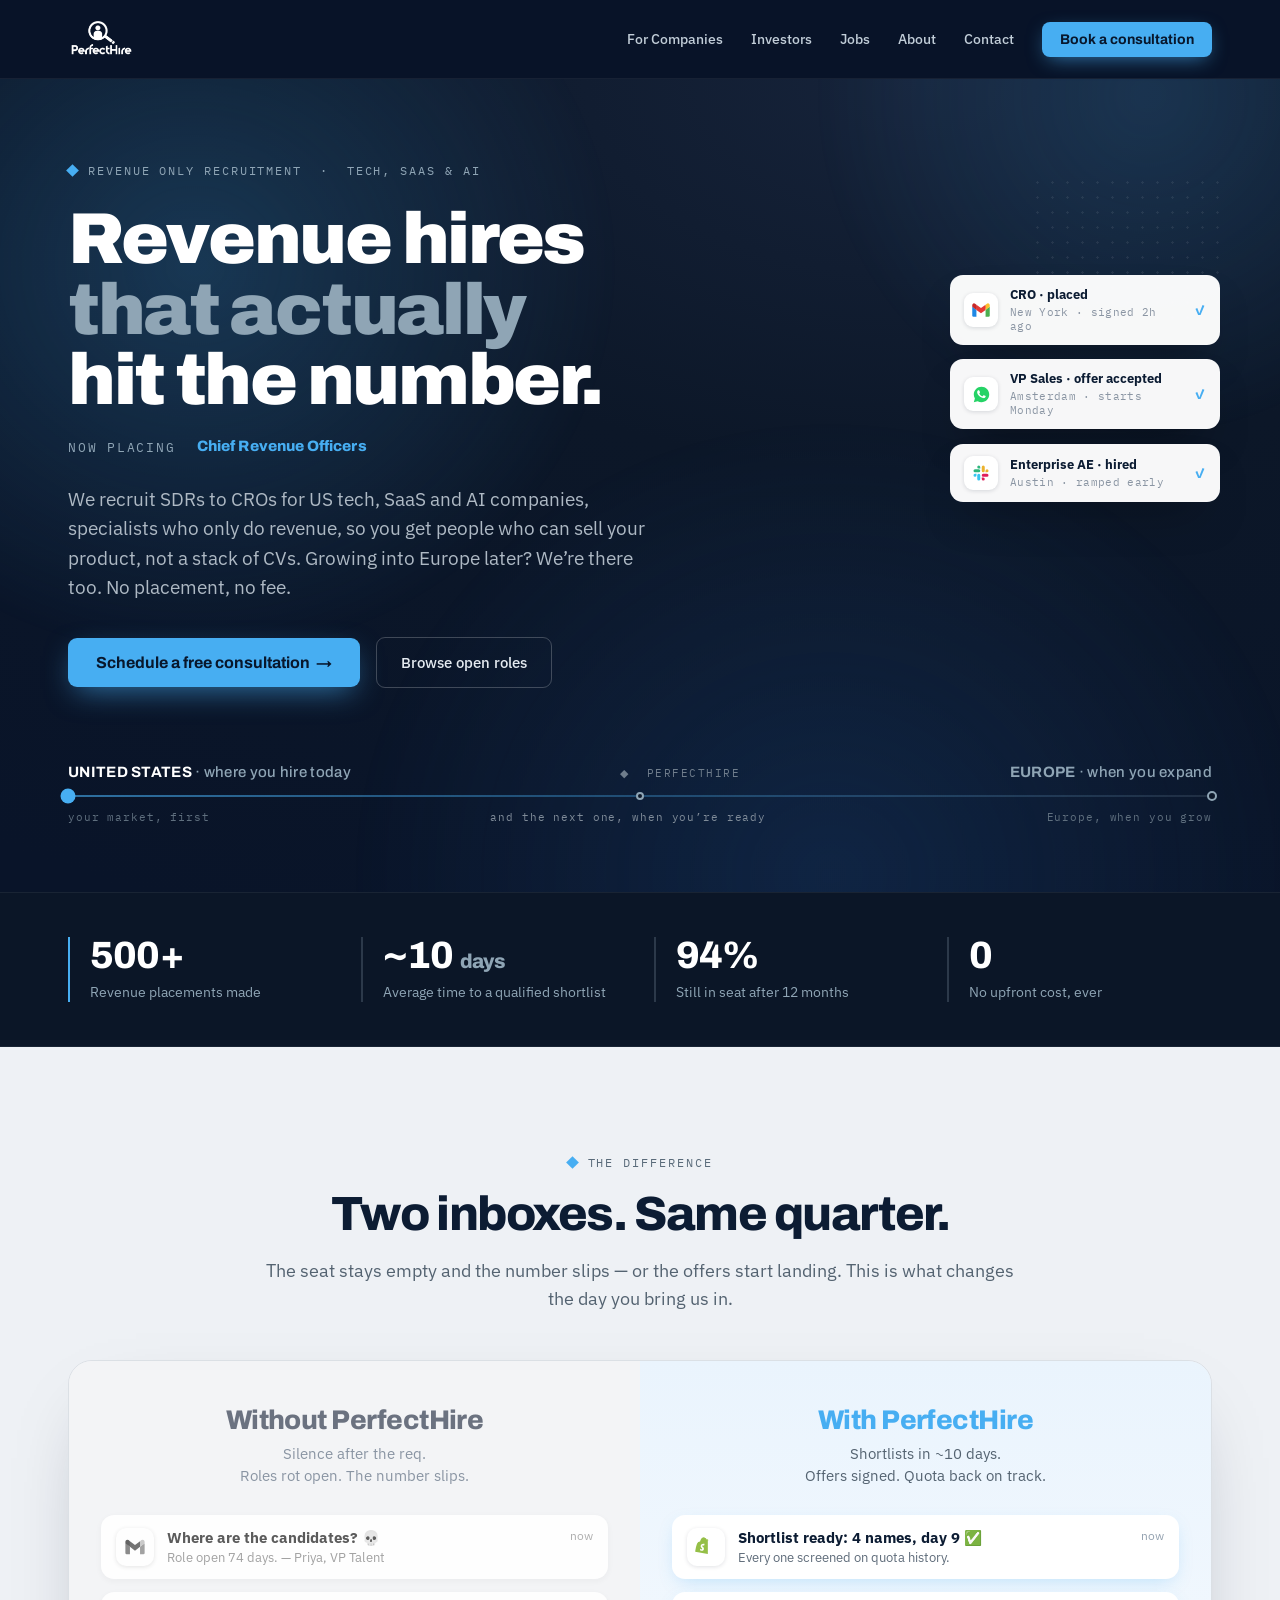
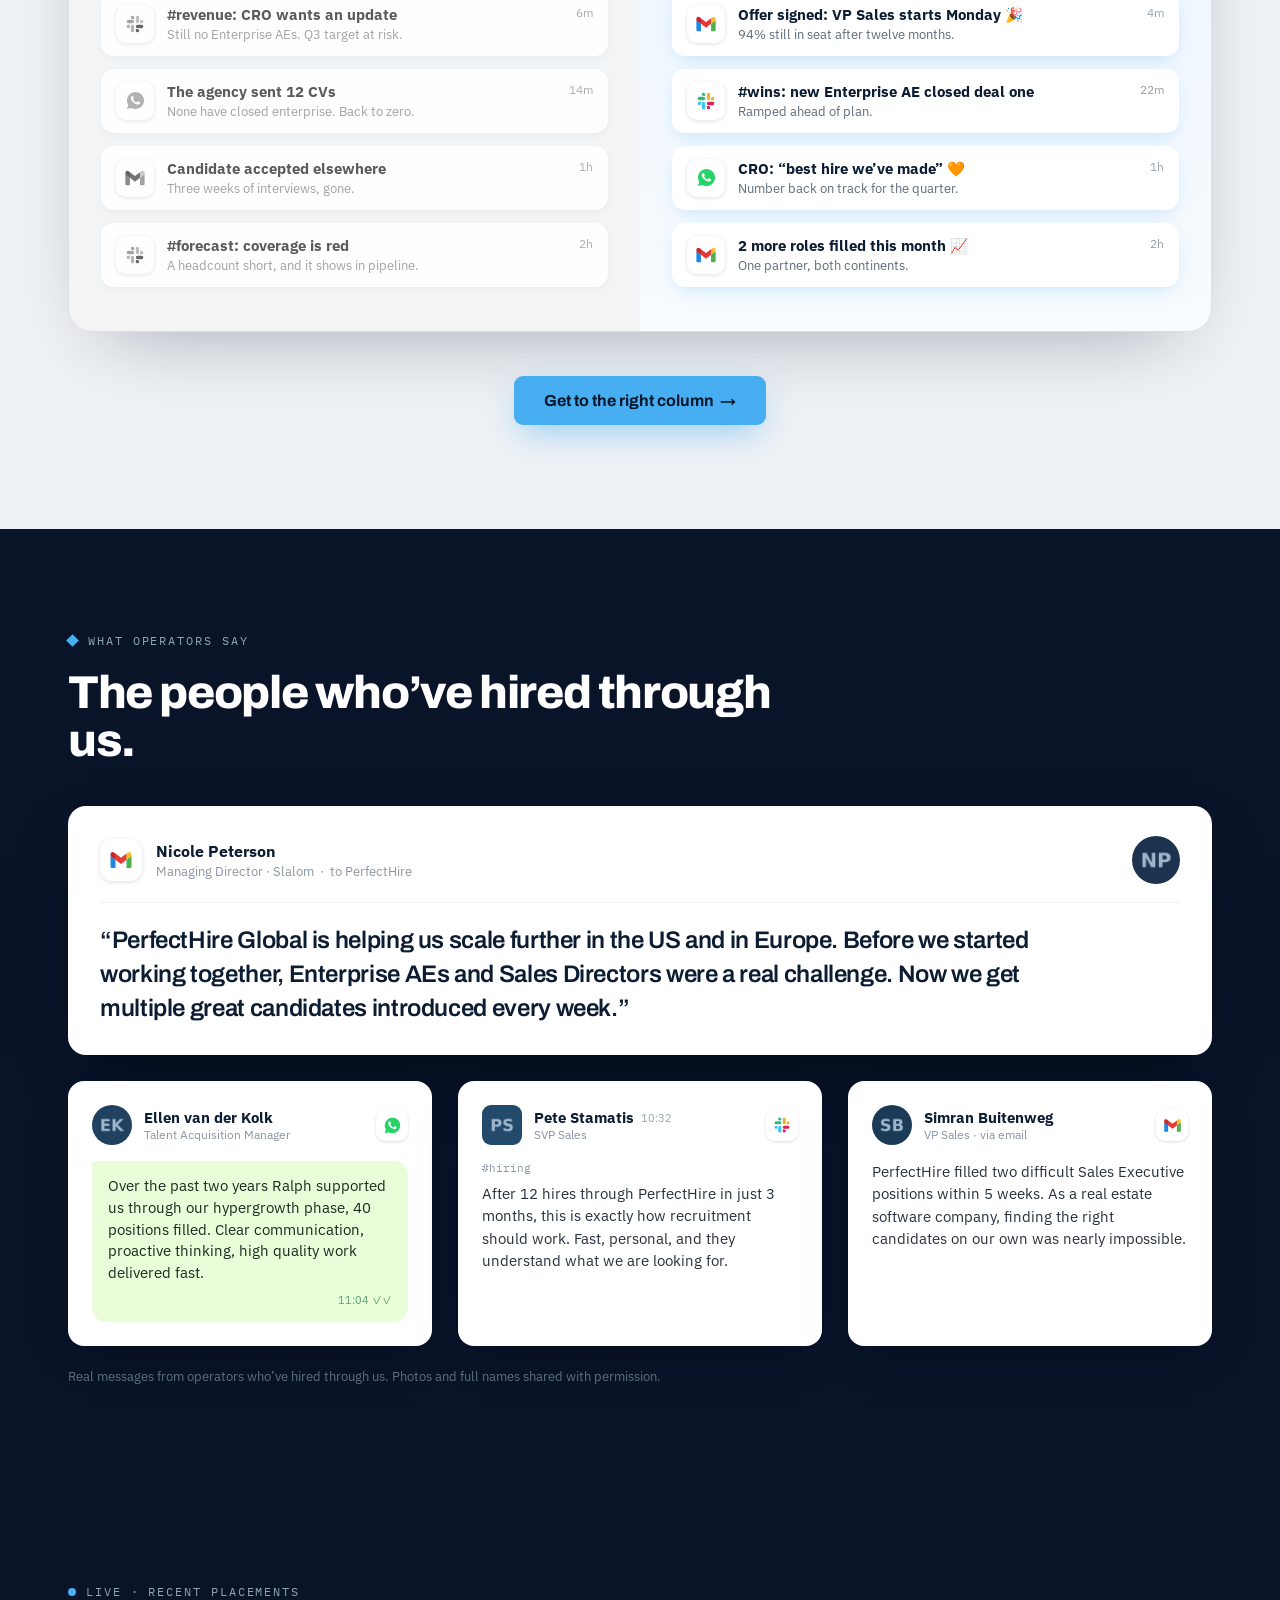
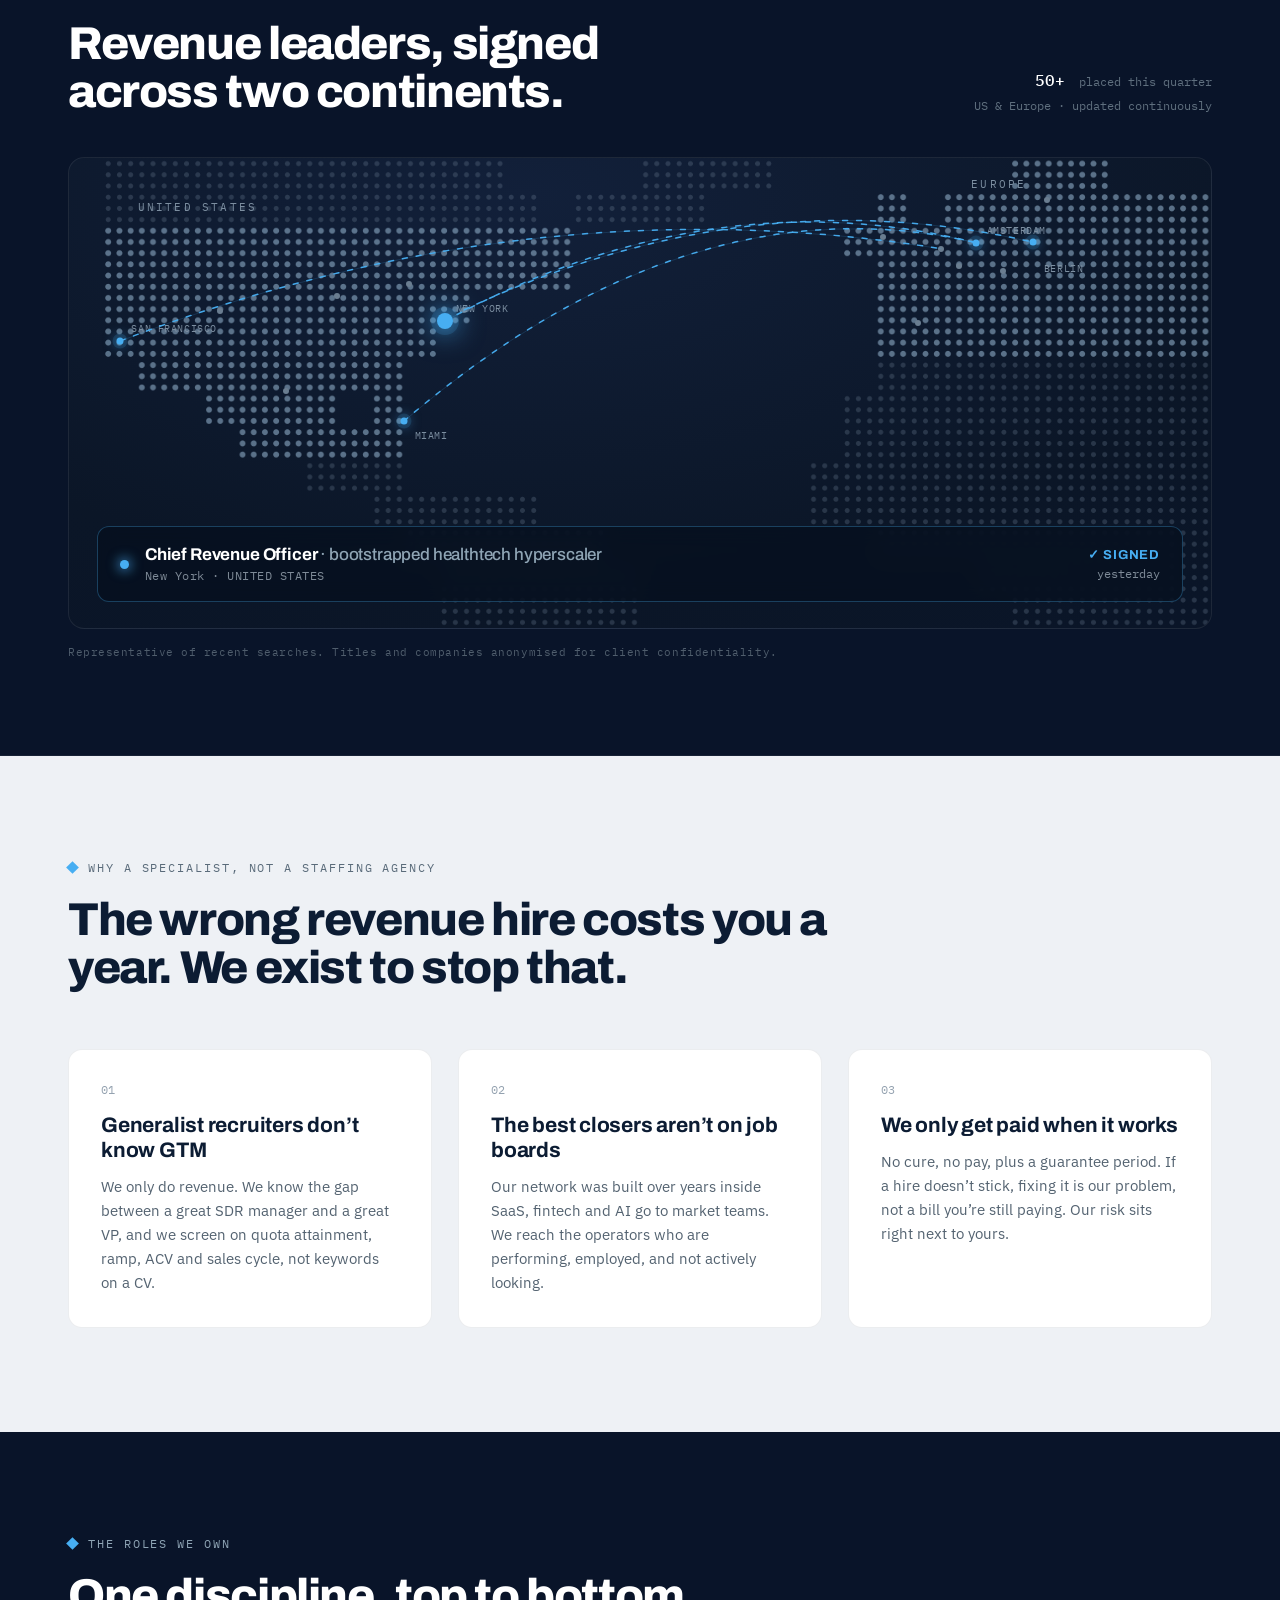
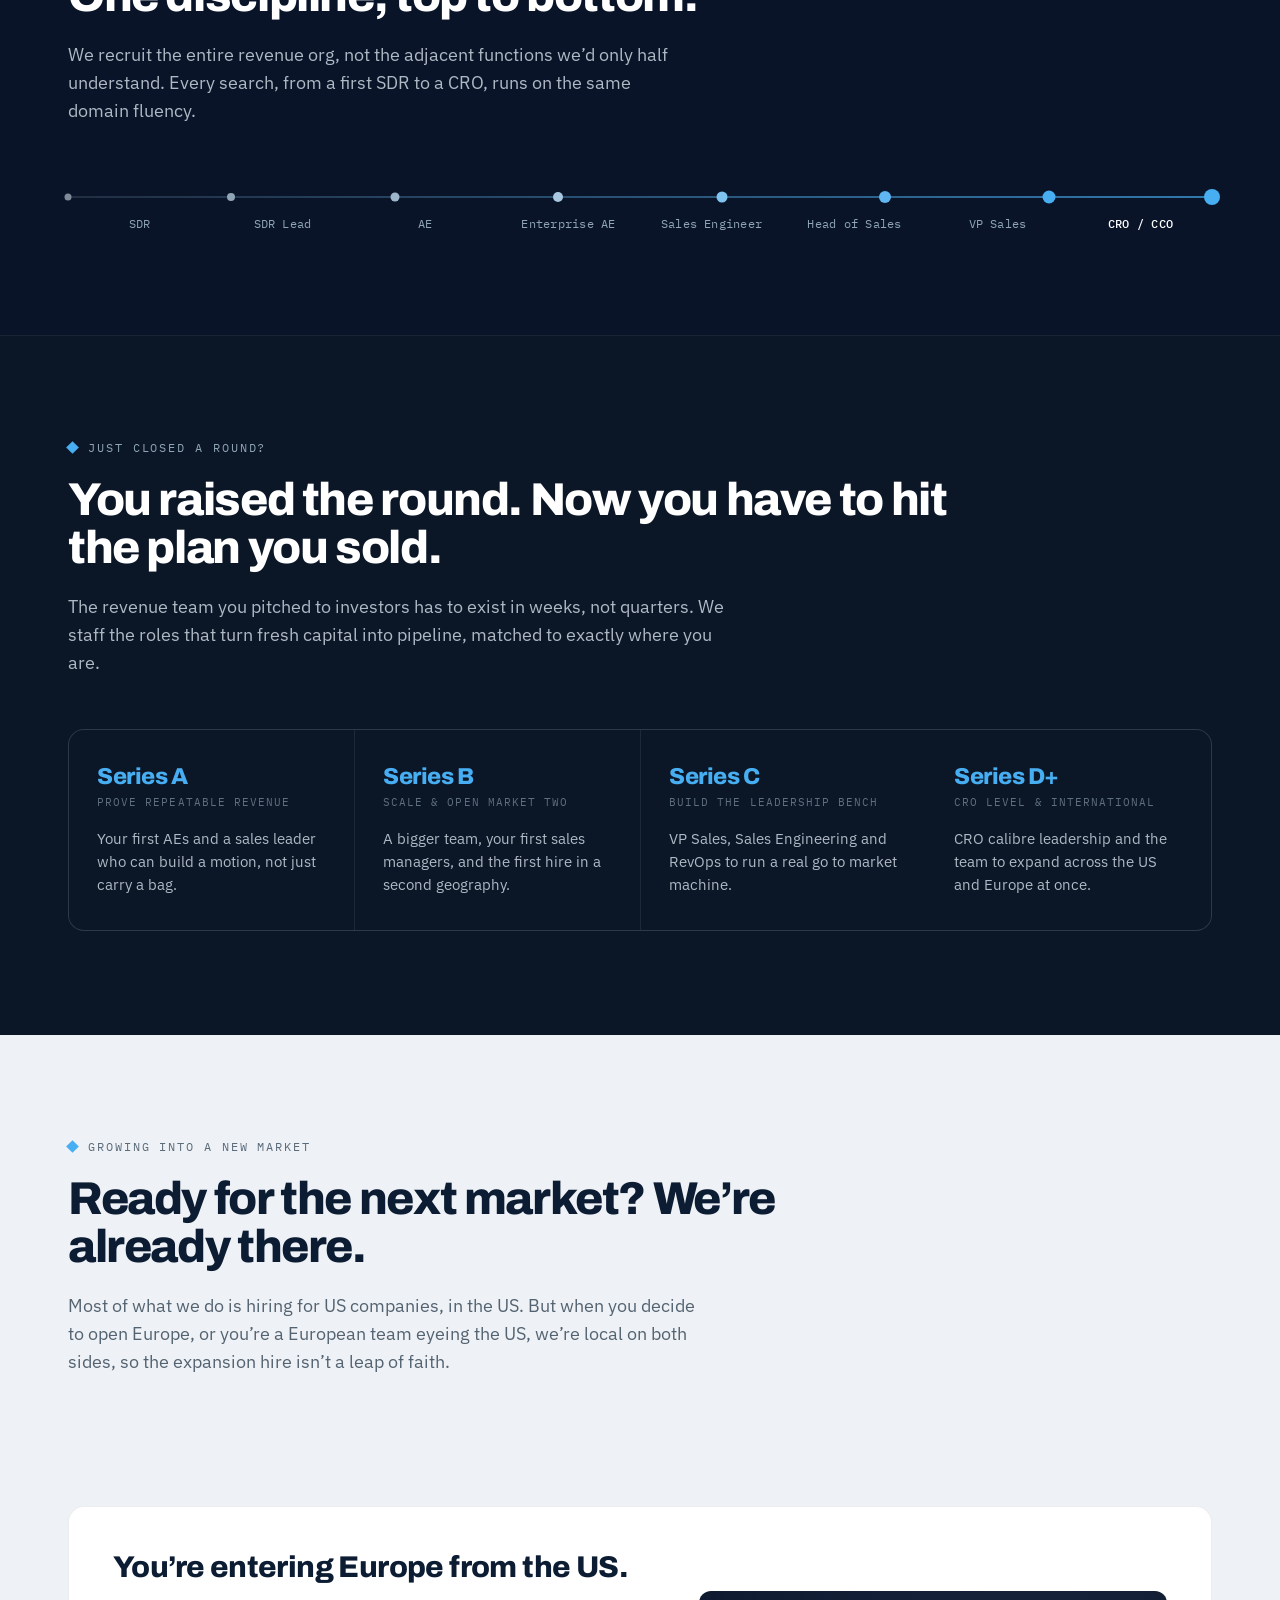
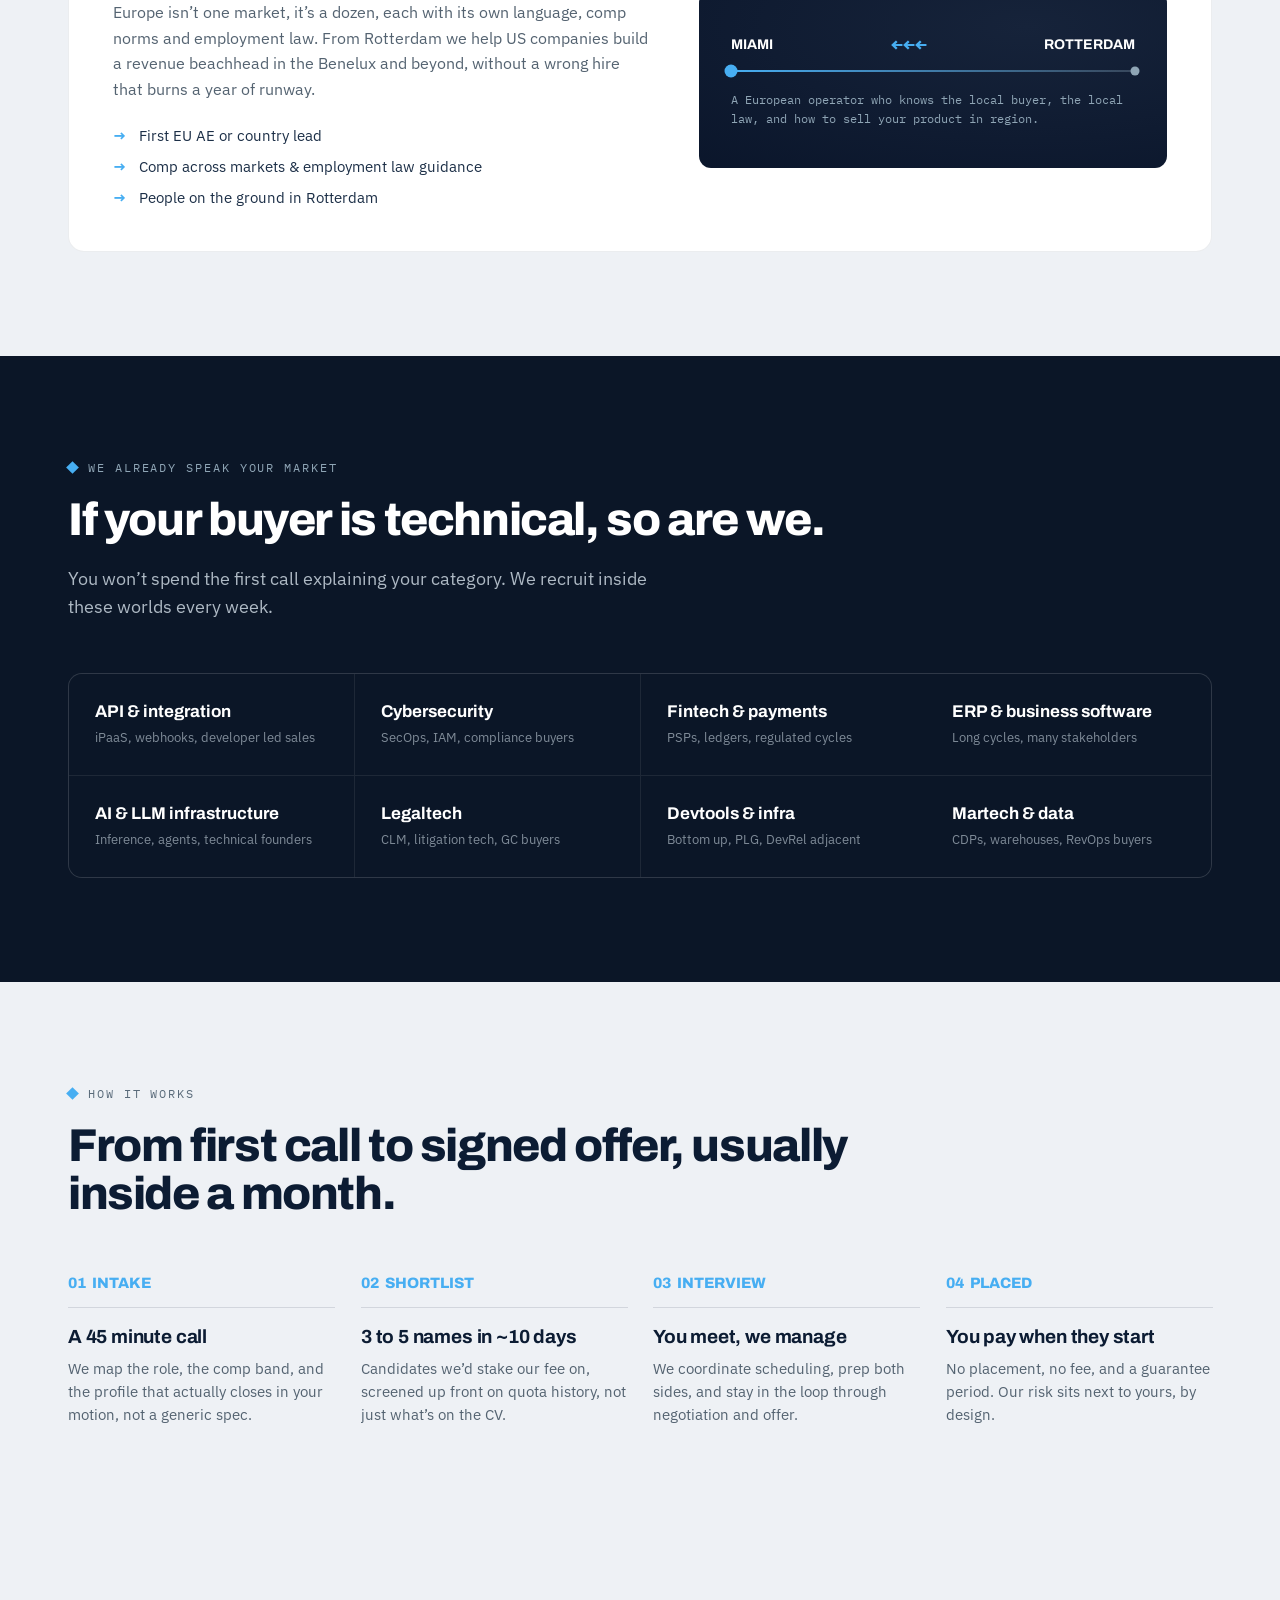
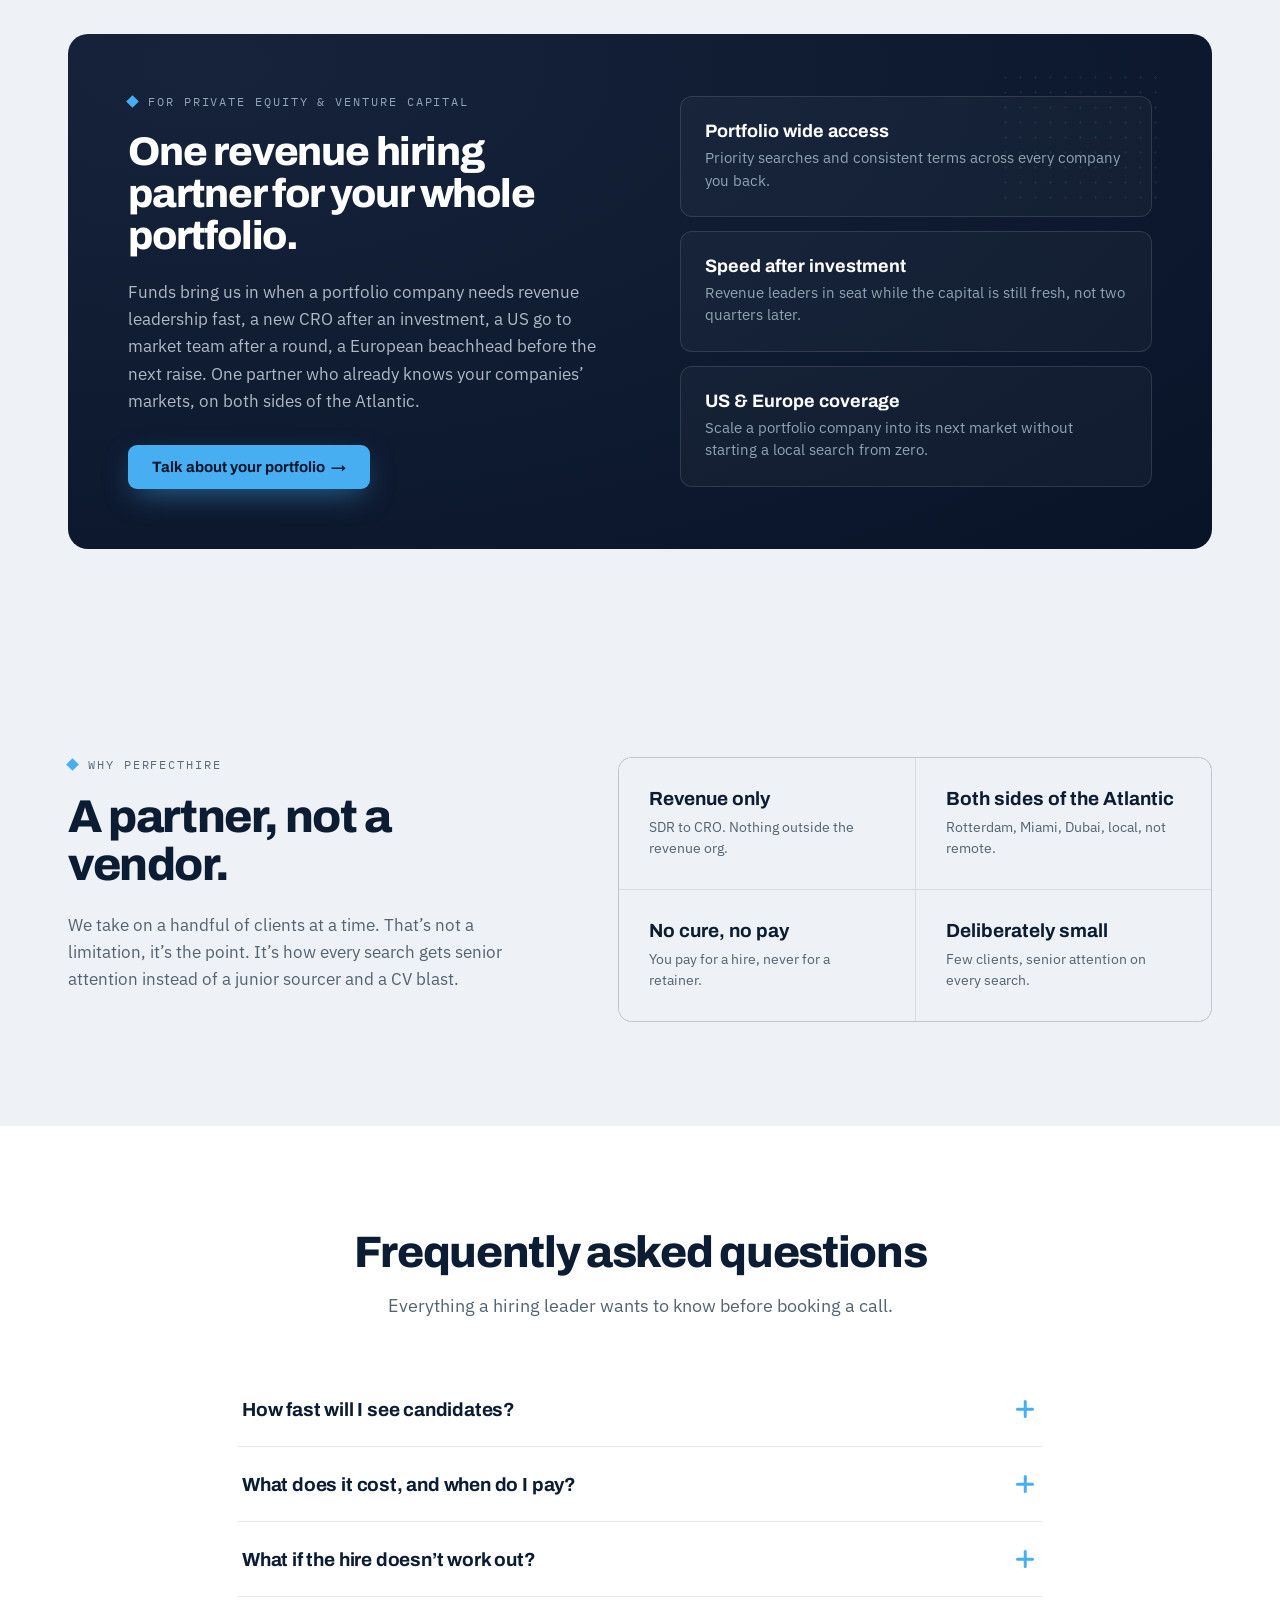
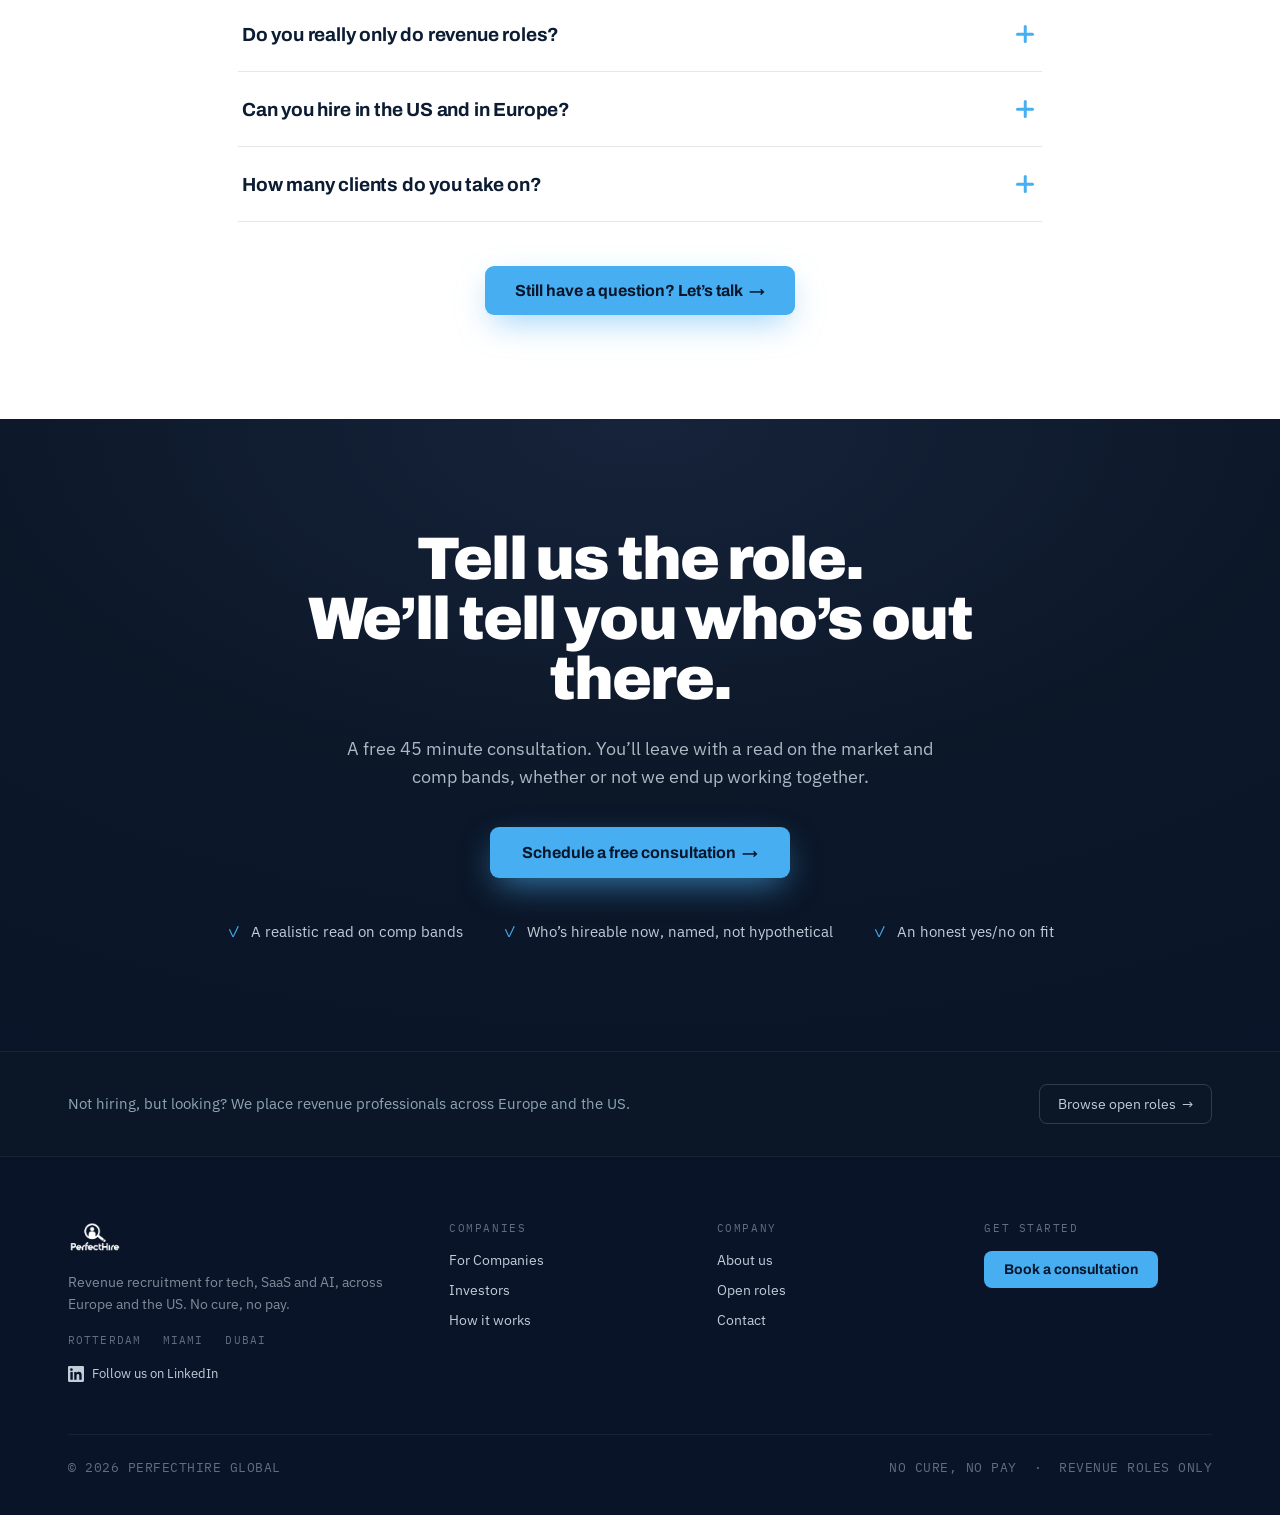
<file: index.html>
<!DOCTYPE html>
<html lang="en">
<head>
<meta charset="utf-8">
<meta name="viewport" content="width=device-width, initial-scale=1">
<title>PerfectHire Global · Revenue Recruitment for Tech, SaaS &amp; AI</title>
<meta name="description" content="Revenue hires that actually hit the number. We recruit SDRs to CROs for tech, SaaS and AI companies across the US and Europe. No cure, no pay.">
<meta property="og:title" content="PerfectHire Global · Revenue Recruitment for Tech, SaaS &amp; AI">
<meta property="og:description" content="Revenue hires that actually hit the number. SDR to CRO, across the US and Europe. No cure, no pay.">
<meta property="og:image" content="https://perfecthireglobal.com/assets/brand-social.png">
<meta property="og:type" content="website">
<link rel="canonical" href="https://perfecthireglobal.com/">
<meta name="robots" content="index, follow">
<meta name="theme-color" content="#091429">
<meta property="og:url" content="https://perfecthireglobal.com/">
<meta property="og:site_name" content="PerfectHire Global">
<meta name="twitter:card" content="summary_large_image">
<meta name="twitter:title" content="PerfectHire Global · Revenue Recruitment for Tech, SaaS &amp; AI">
<meta name="twitter:description" content="Revenue hires that actually hit the number. SDR to CRO for tech, SaaS and AI companies across the US and Europe. No cure, no pay.">
<meta name="twitter:image" content="https://perfecthireglobal.com/assets/brand-social.png">
<link rel="apple-touch-icon" href="assets/logo-navy.png">
<script type="application/ld+json">
{
  "@context": "https://schema.org",
  "@graph": [
    {
      "@type": [
        "Organization",
        "EmploymentAgency"
      ],
      "@id": "https://perfecthireglobal.com/#org",
      "name": "PerfectHire Global",
      "url": "https://perfecthireglobal.com/",
      "logo": "https://perfecthireglobal.com/assets/logo-navy.png",
      "image": "https://perfecthireglobal.com/assets/brand-social.png",
      "description": "Revenue-only recruitment for tech, SaaS and AI companies across the US and Europe. We place SDRs to CROs. No cure, no pay.",
      "slogan": "Revenue hires that actually hit the number.",
      "email": "info@perfecthireglobal.com",
      "knowsAbout": [
        "SaaS sales recruitment",
        "Revenue recruitment",
        "Enterprise Account Executive hiring",
        "Chief Revenue Officer search",
        "VP Sales recruitment",
        "Tech sales headhunting",
        "Go-to-market hiring"
      ],
      "founder": {
        "@type": "Person",
        "name": "Ralph Kazen",
        "url": "https://www.linkedin.com/in/ralphkazen/"
      },
      "sameAs": [
        "https://www.linkedin.com/company/perfecthire-1/",
        "https://www.linkedin.com/in/ralphkazen/"
      ],
      "areaServed": [
        {
          "@type": "Country",
          "name": "United States"
        },
        {
          "@type": "Country",
          "name": "Netherlands"
        },
        {
          "@type": "Country",
          "name": "United Arab Emirates"
        },
        "Europe"
      ],
      "address": [
        {
          "@type": "PostalAddress",
          "addressLocality": "Rotterdam",
          "addressCountry": "NL"
        },
        {
          "@type": "PostalAddress",
          "addressLocality": "Miami",
          "addressRegion": "FL",
          "addressCountry": "US"
        },
        {
          "@type": "PostalAddress",
          "addressLocality": "Dubai",
          "addressCountry": "AE"
        }
      ]
    },
    {
      "@type": "WebSite",
      "@id": "https://perfecthireglobal.com/#website",
      "url": "https://perfecthireglobal.com/",
      "name": "PerfectHire Global",
      "publisher": {
        "@id": "https://perfecthireglobal.com/#org"
      },
      "inLanguage": "en"
    },
    {
      "@type": "FAQPage",
      "@id": "https://perfecthireglobal.com/#faq",
      "mainEntity": [
        {
          "@type": "Question",
          "name": "How fast will I see candidates?",
          "acceptedAnswer": {
            "@type": "Answer",
            "text": "A first shortlist of 3 to 5 names typically lands in about ten working days. Most searches go from intake call to signed offer inside a month."
          }
        },
        {
          "@type": "Question",
          "name": "What does it cost, and when do I pay?",
          "acceptedAnswer": {
            "@type": "Answer",
            "text": "A percentage of first year on target earnings, invoiced only when your hire actually starts. No retainer, no upfront fee, no invoice for effort. We walk you through the exact number on the first call."
          }
        },
        {
          "@type": "Question",
          "name": "What if the hire doesn't work out?",
          "acceptedAnswer": {
            "@type": "Answer",
            "text": "Every placement carries a guarantee period. If someone leaves or is let go inside that window, we run the search again at no additional fee. Our risk sits right next to yours."
          }
        },
        {
          "@type": "Question",
          "name": "Do you really only do revenue roles?",
          "acceptedAnswer": {
            "@type": "Answer",
            "text": "Yes. SDR through CRO, and nothing outside the revenue org. That focus is why we screen on quota attainment, ramp, ACV and sales cycle instead of keywords, and why our shortlists are short."
          }
        },
        {
          "@type": "Question",
          "name": "Can you hire in the US and in Europe?",
          "acceptedAnswer": {
            "@type": "Answer",
            "text": "Most of our work is hiring for US companies, in the US. But with people on the ground in Rotterdam, Miami and Dubai we can open a new market when you are ready to expand, without a wrong first hire that burns a year of runway."
          }
        },
        {
          "@type": "Question",
          "name": "How many clients do you take on?",
          "acceptedAnswer": {
            "@type": "Answer",
            "text": "Deliberately few at a time. It is the only way every search gets senior attention instead of a junior sourcer and a CV blast. When a spot opens, it tends to go quickly."
          }
        }
      ]
    }
  ]
}
</script>
<link rel="icon" href="assets/logo-navy.png">
<link rel="preconnect" href="https://fonts.googleapis.com">
<link rel="preconnect" href="https://fonts.gstatic.com" crossorigin>
<link href="https://fonts.googleapis.com/css2?family=Archivo:wght@500;600;700;800;900&family=IBM+Plex+Sans:wght@400;500;600&family=IBM+Plex+Mono:wght@400;500&display=swap" rel="stylesheet">
<link rel="stylesheet" href="css/styles.css">
</head>
<body class="has-mcta">
<div class="ph-mcta">
  <a class="primary" href="https://calendly.com/perfecthire/introduction-call-perfecthireglobal" target="_blank" rel="noopener">Book a free call &rarr;</a>
  <a class="ghost" href="contact.html">Contact</a>
</div>

<div style="--accent:#47AEF2;width:100%;background:#091429;color:#fff;font-family:'IBM Plex Sans',sans-serif;">

  <!-- ===================== NAV ===================== -->
  <div style="position:sticky;top:0;z-index:50;background:rgba(9,20,41,.82);backdrop-filter:blur(12px);border-bottom:1px solid rgba(255,255,255,.06);">
    <div style="max-width:1240px;margin:0 auto;display:flex;align-items:center;justify-content:space-between;padding:18px 48px;">
      <a href="index.html" style="display:flex;align-items:center;gap:10px;text-decoration:none;">
        <img src="assets/logo-white.png" alt="PerfectHire" style="height:42px;width:auto;display:block;">
      </a>
      <button class="ph-nav-toggle" aria-label="Open menu"><span></span><span></span><span></span></button>
      <div class="ph-nav-links" style="display:flex;gap:28px;align-items:center;font-size:14px;color:#c1cdd8;font-weight:500;">
        <a href="for-companies.html" style="color:#c1cdd8;text-decoration:none;">For Companies</a>
        <a href="investors.html" style="color:#c1cdd8;text-decoration:none;">Investors</a>
        <a href="jobs.html" style="color:#c1cdd8;text-decoration:none;">Jobs</a>
        <a href="about.html" style="color:#c1cdd8;text-decoration:none;">About</a>
        <a href="contact.html" style="color:#c1cdd8;text-decoration:none;">Contact</a>
        <a href="https://calendly.com/perfecthire/introduction-call-perfecthireglobal" target="_blank" rel="noopener" style="background:var(--accent,#47AEF2);color:#08172c;font-family:'Archivo',sans-serif;font-weight:700;padding:10px 18px;border-radius:8px;font-size:14px;box-shadow:0 6px 20px -6px rgba(71,174,242,.7);cursor:pointer;text-decoration:none;">Book a consultation</a>
      </div>
    </div>
  </div>

  <!-- ===================== HERO ===================== -->
  <section style="position:relative;overflow:hidden;background:radial-gradient(125% 115% at 72% 0%, #16233a 0%, #0c1728 42%, #091429 100%);padding:84px 0 68px;">
    <div class="hero-aurora"></div>
    <div style="position:absolute;top:96px;right:calc(50% - 620px + 40px);width:190px;height:150px;background-image:radial-gradient(circle, rgba(255,255,255,.14) 1.1px, transparent 1.2px);background-size:15px 15px;opacity:.5;pointer-events:none;"></div>
    <div class="hero-cards" aria-hidden="true">
      <div class="hero-card"><span class="ic"><svg width="20" height="20" viewBox="0 0 48 48"><path fill="#4caf50" d="M45 16.2l-5 2.75-5 4.75V40h7a3 3 0 0 0 3-3z"/><path fill="#1e88e5" d="M3 16.2l3.6 1.71L13 23.7V40H6a3 3 0 0 1-3-3z"/><path fill="#e53935" d="M35 11.2L24 19.45 13 11.2 12 17l1 6.7 11 8.25 11-8.25 1-6.7z"/><path fill="#c62828" d="M3 12.3v3.9l10 7.5V11.2L9.9 8.9A4.3 4.3 0 0 0 3 12.3z"/><path fill="#fbc02d" d="M45 12.3v3.9l-10 7.5V11.2l3.1-2.3A4.3 4.3 0 0 1 45 12.3z"/></svg></span><div style="min-width:0;"><div class="t">CRO &middot; placed</div><div class="s">New York &middot; signed 2h ago</div></div><span class="chk">&#10003;</span></div>
      <div class="hero-card"><span class="ic"><svg width="19" height="19" viewBox="0 0 32 32"><path fill="#25D366" d="M16 3C8.8 3 3 8.8 3 16c0 2.4.7 4.7 1.9 6.7L3 29l6.5-1.7c1.9 1 4.1 1.6 6.5 1.6 7.2 0 13-5.8 13-13S23.2 3 16 3z"/><path fill="#fff" d="M12.3 9.6c-.3-.6-.5-.6-.8-.6h-.7c-.2 0-.6.1-.9.4s-1.2 1.2-1.2 2.9 1.2 3.4 1.4 3.6 2.4 3.9 6 5.3c3 1.2 3.6.9 4.3.9s2.1-.9 2.4-1.7.3-1.6.2-1.7l-.7-.4c-.3-.2-2.1-1-2.4-1.1s-.6-.2-.8.2l-1.1 1.4c-.2.2-.4.2-.7.1s-1.5-.6-2.9-1.8c-1.1-1-1.8-2.2-2-2.5s0-.5.2-.7l.5-.6c.1-.2.2-.4.3-.6s0-.5 0-.7-.8-2-1.1-2.6z"/></svg></span><div style="min-width:0;"><div class="t">VP Sales &middot; offer accepted</div><div class="s">Amsterdam &middot; starts Monday</div></div><span class="chk">&#10003;</span></div>
      <div class="hero-card"><span class="ic"><svg width="18" height="18" viewBox="0 0 24 24"><path fill="#36C5F0" d="M6 15a2 2 0 1 1-2-2h2zm1 0a2 2 0 0 1 4 0v5a2 2 0 1 1-4 0z"/><path fill="#2EB67D" d="M9 6a2 2 0 1 1 2-2v2zm0 1a2 2 0 0 1 0 4H4a2 2 0 1 1 0-4z"/><path fill="#ECB22E" d="M18 9a2 2 0 1 1 2 2h-2zm-1 0a2 2 0 0 1-4 0V4a2 2 0 1 1 4 0z"/><path fill="#E01E5A" d="M15 18a2 2 0 1 1-2 2v-2zm0-1a2 2 0 0 1 0-4h5a2 2 0 1 1 0 4z"/></svg></span><div style="min-width:0;"><div class="t">Enterprise AE &middot; hired</div><div class="s">Austin &middot; ramped early</div></div><span class="chk">&#10003;</span></div>
    </div>
    <div style="max-width:1240px;margin:0 auto;padding:0 48px;position:relative;z-index:2;">
      <div style="display:flex;align-items:center;gap:11px;font-family:'IBM Plex Mono',monospace;font-size:12px;letter-spacing:.16em;color:#8fa5b5;margin-bottom:26px;">
        <span style="width:9px;height:9px;background:var(--accent,#47AEF2);display:inline-block;transform:rotate(45deg);"></span>
        REVENUE ONLY RECRUITMENT&nbsp;&nbsp;&middot;&nbsp;&nbsp;TECH, SAAS &amp; AI
      </div>
      <h1 style="font-family:'Archivo',sans-serif;font-weight:900;font-size:72px;line-height:.98;letter-spacing:-.032em;margin:0;max-width:960px;">
        Revenue hires<br><span style="color:#8fa5b5;">that actually</span><br>hit the number.
      </h1>
      <div class="ph-rotator">Now placing&nbsp; <span class="ph-rotate-box"><span class="ph-rotate-word" data-words="VP Sales|Chief Revenue Officers|Enterprise AEs|Country Managers|Sales Directors|SDR &amp; BDR teams">VP Sales</span></span></div>
      <p style="font-size:19px;line-height:1.55;color:#aeb9c4;max-width:600px;margin:28px 0 0;">
        We recruit SDRs to CROs for US tech, SaaS and AI companies, specialists who only do revenue, so you get people who can sell your product, not a stack of CVs. Growing into Europe later? We&rsquo;re there too. No placement, no fee.
      </p>
      <div style="display:flex;align-items:center;gap:16px;margin-top:34px;">
        <a href="https://calendly.com/perfecthire/introduction-call-perfecthireglobal" target="_blank" rel="noopener" style="background:var(--accent,#47AEF2);color:#08172c;font-family:'Archivo',sans-serif;font-weight:700;font-size:16px;padding:16px 28px;border-radius:9px;box-shadow:0 10px 30px -8px rgba(71,174,242,.65);cursor:pointer;text-decoration:none;">Schedule a free consultation &nbsp;&rarr;</a>
        <a href="jobs.html" style="border:1px solid rgba(255,255,255,.22);color:#e4eaf0;font-weight:500;font-size:15px;padding:15px 24px;border-radius:9px;cursor:pointer;text-decoration:none;">Browse open roles</a>
      </div>

      <!-- transatlantic line : GEOGRAPHY -->
      <div style="margin-top:76px;">
        <div style="display:flex;justify-content:space-between;align-items:flex-end;margin-bottom:15px;">
          <div style="font-family:'Archivo',sans-serif;font-weight:700;font-size:15px;letter-spacing:.02em;">UNITED STATES <span style="color:#8fa5b5;font-weight:500;">&middot; where you hire today</span></div>
          <div style="font-family:'IBM Plex Mono',monospace;font-size:11px;letter-spacing:.14em;color:#6f7d8c;">&#9670;&nbsp;&nbsp;PERFECTHIRE</div>
          <div style="font-family:'Archivo',sans-serif;font-weight:700;font-size:15px;letter-spacing:.02em;text-align:right;color:#8fa5b5;">EUROPE <span style="font-weight:500;">&middot; when you expand</span></div>
        </div>
        <div style="position:relative;height:2px;border-radius:2px;background:linear-gradient(90deg, rgba(71,174,242,.6) 0%, rgba(71,174,242,.35) 45%, rgba(143,165,181,.16) 100%);">
          <div style="position:absolute;left:0;top:50%;transform:translate(-50%,-50%);width:15px;height:15px;border-radius:50%;background:var(--accent,#47AEF2);animation:phPulse 2.8s ease-in-out infinite;"></div>
          <div style="position:absolute;left:50%;top:50%;transform:translate(-50%,-50%);width:8px;height:8px;border-radius:50%;background:#0c1728;border:2px solid #8fa5b5;"></div>
          <div style="position:absolute;left:100%;top:50%;transform:translate(-50%,-50%);width:10px;height:10px;border-radius:50%;background:#0c1728;border:2px solid #8fa5b5;"></div>
        </div>
        <div style="display:flex;justify-content:space-between;margin-top:13px;font-family:'IBM Plex Mono',monospace;font-size:11px;letter-spacing:.08em;color:#5f6f7e;">
          <span>your market, first</span>
          <span style="color:#7f8b98;">and the next one, when you&rsquo;re ready</span>
          <span>Europe, when you grow</span>
        </div>
      </div>
    </div>
  </section>

  <!-- ===================== PROOF BAND ===================== -->
  <section style="background:#0b1627;border-top:1px solid rgba(255,255,255,.06);border-bottom:1px solid rgba(255,255,255,.06);">
    <div style="max-width:1240px;margin:0 auto;padding:44px 48px;display:grid;grid-template-columns:repeat(4,1fr);gap:28px;">
      <div style="border-left:2px solid var(--accent,#47AEF2);padding-left:20px;">
        <div style="font-family:'Archivo',sans-serif;font-weight:800;font-size:38px;line-height:1;letter-spacing:-.02em;"><span class="ph-count" data-to="500" data-suffix="+">500+</span></div>
        <div style="font-size:13.5px;color:#8fa5b5;margin-top:8px;line-height:1.4;">Revenue placements made</div>
      </div>
      <div style="border-left:2px solid rgba(143,165,181,.25);padding-left:20px;">
        <div style="font-family:'Archivo',sans-serif;font-weight:800;font-size:38px;line-height:1;letter-spacing:-.02em;"><span class="ph-count" data-to="10" data-prefix="~">~10</span> <span style="font-size:20px;color:#8fa5b5;">days</span></div>
        <div style="font-size:13.5px;color:#8fa5b5;margin-top:8px;line-height:1.4;">Average time to a qualified shortlist</div>
      </div>
      <div style="border-left:2px solid rgba(143,165,181,.25);padding-left:20px;">
        <div style="font-family:'Archivo',sans-serif;font-weight:800;font-size:38px;line-height:1;letter-spacing:-.02em;"><span class="ph-count" data-to="94" data-suffix="%">94%</span></div>
        <div style="font-size:13.5px;color:#8fa5b5;margin-top:8px;line-height:1.4;">Still in seat after 12 months</div>
      </div>
      <div style="border-left:2px solid rgba(143,165,181,.25);padding-left:20px;">
        <div style="font-family:'Archivo',sans-serif;font-weight:800;font-size:38px;line-height:1;letter-spacing:-.02em;"><span class="ph-count" data-to="0">0</span></div>
        <div style="font-size:13.5px;color:#8fa5b5;margin-top:8px;line-height:1.4;">No upfront cost, ever</div>
      </div>
    </div>
  </section>

  <!-- ===================== WITHOUT / WITH PERFECTHIRE ===================== -->
  <section style="background:#eef1f5;color:#0c1c33;">
    <div style="max-width:1240px;margin:0 auto;padding:104px 48px;">
      <div style="text-align:center;max-width:760px;margin:0 auto 48px;">
        <div style="display:inline-flex;align-items:center;gap:11px;font-family:'IBM Plex Mono',monospace;font-size:12px;letter-spacing:.16em;color:#5a6b7a;margin-bottom:20px;">
          <span style="width:9px;height:9px;background:var(--accent,#47AEF2);display:inline-block;transform:rotate(45deg);"></span>
          THE DIFFERENCE
        </div>
        <h2 style="font-family:'Archivo',sans-serif;font-weight:800;font-size:48px;line-height:1.02;letter-spacing:-.03em;margin:0;">Two inboxes. Same quarter.</h2>
        <p style="font-size:18px;line-height:1.55;color:#546371;margin:18px 0 0;">The seat stays empty and the number slips &mdash; or the offers start landing. This is what changes the day you bring us in.</p>
      </div>

      <div style="display:grid;grid-template-columns:1fr 1fr;border-radius:24px;overflow:hidden;border:1px solid rgba(12,28,51,.08);box-shadow:0 30px 80px -40px rgba(9,20,41,.4);">
        <!-- WITHOUT -->
        <div style="background:#f3f4f6;padding:44px 32px;">
          <div style="text-align:center;margin-bottom:28px;">
            <div style="font-family:'Archivo',sans-serif;font-weight:800;font-size:27px;letter-spacing:-.02em;color:#6b7280;">Without PerfectHire</div>
            <div style="font-size:14.5px;color:#8a95a3;line-height:1.5;margin-top:8px;">Silence after the req.<br>Roles rot open. The number slips.</div>
          </div>
          <div style="display:flex;flex-direction:column;gap:13px;filter:grayscale(1);">
            <div style="display:flex;align-items:center;gap:13px;background:#fff;border-radius:13px;padding:13px 15px;box-shadow:0 2px 10px rgba(9,20,41,.05);opacity:.85;"><span style="width:38px;height:38px;border-radius:10px;background:#fff;box-shadow:0 1px 4px rgba(9,20,41,.12);display:inline-flex;align-items:center;justify-content:center;flex:none;"><svg width="22" height="22" viewBox="0 0 48 48"><path fill="#4caf50" d="M45 16.2l-5 2.75-5 4.75V40h7a3 3 0 0 0 3-3z"/><path fill="#1e88e5" d="M3 16.2l3.6 1.71L13 23.7V40H6a3 3 0 0 1-3-3z"/><path fill="#e53935" d="M35 11.2L24 19.45 13 11.2 12 17l1 6.7 11 8.25 11-8.25 1-6.7z"/><path fill="#c62828" d="M3 12.3v3.9l10 7.5V11.2L9.9 8.9A4.3 4.3 0 0 0 3 12.3z"/><path fill="#fbc02d" d="M45 12.3v3.9l-10 7.5V11.2l3.1-2.3A4.3 4.3 0 0 1 45 12.3z"/></svg></span><div style="flex:1;min-width:0;"><div style="display:flex;justify-content:space-between;gap:8px;"><span style="font-weight:700;font-size:14.5px;color:#374151;">Where are the candidates? &#128128;</span><span style="font-size:11.5px;color:#9aa3ad;flex:none;">now</span></div><div style="font-size:13px;color:#8a95a3;margin-top:2px;">Role open 74 days. &mdash; Priya, VP Talent</div></div></div>
            <div style="display:flex;align-items:center;gap:13px;background:#fff;border-radius:13px;padding:13px 15px;box-shadow:0 2px 10px rgba(9,20,41,.05);opacity:.85;"><span style="width:38px;height:38px;border-radius:10px;background:#fff;box-shadow:0 1px 4px rgba(9,20,41,.12);display:inline-flex;align-items:center;justify-content:center;flex:none;"><svg width="20" height="20" viewBox="0 0 24 24"><path fill="#36C5F0" d="M6 15a2 2 0 1 1-2-2h2zm1 0a2 2 0 0 1 4 0v5a2 2 0 1 1-4 0z"/><path fill="#2EB67D" d="M9 6a2 2 0 1 1 2-2v2zm0 1a2 2 0 0 1 0 4H4a2 2 0 1 1 0-4z"/><path fill="#ECB22E" d="M18 9a2 2 0 1 1 2 2h-2zm-1 0a2 2 0 0 1-4 0V4a2 2 0 1 1 4 0z"/><path fill="#E01E5A" d="M15 18a2 2 0 1 1-2 2v-2zm0-1a2 2 0 0 1 0-4h5a2 2 0 1 1 0 4z"/></svg></span><div style="flex:1;min-width:0;"><div style="display:flex;justify-content:space-between;gap:8px;"><span style="font-weight:700;font-size:14.5px;color:#374151;">#revenue: CRO wants an update</span><span style="font-size:11.5px;color:#9aa3ad;flex:none;">6m</span></div><div style="font-size:13px;color:#8a95a3;margin-top:2px;">Still no Enterprise AEs. Q3 target at risk.</div></div></div>
            <div style="display:flex;align-items:center;gap:13px;background:#fff;border-radius:13px;padding:13px 15px;box-shadow:0 2px 10px rgba(9,20,41,.05);opacity:.85;"><span style="width:38px;height:38px;border-radius:10px;background:#fff;box-shadow:0 1px 4px rgba(9,20,41,.12);display:inline-flex;align-items:center;justify-content:center;flex:none;"><svg width="21" height="21" viewBox="0 0 32 32"><path fill="#25D366" d="M16 3C8.8 3 3 8.8 3 16c0 2.4.7 4.7 1.9 6.7L3 29l6.5-1.7c1.9 1 4.1 1.6 6.5 1.6 7.2 0 13-5.8 13-13S23.2 3 16 3z"/><path fill="#fff" d="M12.3 9.6c-.3-.6-.5-.6-.8-.6h-.7c-.2 0-.6.1-.9.4s-1.2 1.2-1.2 2.9 1.2 3.4 1.4 3.6 2.4 3.9 6 5.3c3 1.2 3.6.9 4.3.9s2.1-.9 2.4-1.7.3-1.6.2-1.7l-.7-.4c-.3-.2-2.1-1-2.4-1.1s-.6-.2-.8.2l-1.1 1.4c-.2.2-.4.2-.7.1s-1.5-.6-2.9-1.8c-1.1-1-1.8-2.2-2-2.5s0-.5.2-.7l.5-.6c.1-.2.2-.4.3-.6s0-.5 0-.7-.8-2-1.1-2.6z"/></svg></span><div style="flex:1;min-width:0;"><div style="display:flex;justify-content:space-between;gap:8px;"><span style="font-weight:700;font-size:14.5px;color:#374151;">The agency sent 12 CVs</span><span style="font-size:11.5px;color:#9aa3ad;flex:none;">14m</span></div><div style="font-size:13px;color:#8a95a3;margin-top:2px;">None have closed enterprise. Back to zero.</div></div></div>
            <div style="display:flex;align-items:center;gap:13px;background:#fff;border-radius:13px;padding:13px 15px;box-shadow:0 2px 10px rgba(9,20,41,.05);opacity:.85;"><span style="width:38px;height:38px;border-radius:10px;background:#fff;box-shadow:0 1px 4px rgba(9,20,41,.12);display:inline-flex;align-items:center;justify-content:center;flex:none;"><svg width="22" height="22" viewBox="0 0 48 48"><path fill="#4caf50" d="M45 16.2l-5 2.75-5 4.75V40h7a3 3 0 0 0 3-3z"/><path fill="#1e88e5" d="M3 16.2l3.6 1.71L13 23.7V40H6a3 3 0 0 1-3-3z"/><path fill="#e53935" d="M35 11.2L24 19.45 13 11.2 12 17l1 6.7 11 8.25 11-8.25 1-6.7z"/><path fill="#c62828" d="M3 12.3v3.9l10 7.5V11.2L9.9 8.9A4.3 4.3 0 0 0 3 12.3z"/><path fill="#fbc02d" d="M45 12.3v3.9l-10 7.5V11.2l3.1-2.3A4.3 4.3 0 0 1 45 12.3z"/></svg></span><div style="flex:1;min-width:0;"><div style="display:flex;justify-content:space-between;gap:8px;"><span style="font-weight:700;font-size:14.5px;color:#374151;">Candidate accepted elsewhere</span><span style="font-size:11.5px;color:#9aa3ad;flex:none;">1h</span></div><div style="font-size:13px;color:#8a95a3;margin-top:2px;">Three weeks of interviews, gone.</div></div></div>
            <div style="display:flex;align-items:center;gap:13px;background:#fff;border-radius:13px;padding:13px 15px;box-shadow:0 2px 10px rgba(9,20,41,.05);opacity:.85;"><span style="width:38px;height:38px;border-radius:10px;background:#fff;box-shadow:0 1px 4px rgba(9,20,41,.12);display:inline-flex;align-items:center;justify-content:center;flex:none;"><svg width="20" height="20" viewBox="0 0 24 24"><path fill="#36C5F0" d="M6 15a2 2 0 1 1-2-2h2zm1 0a2 2 0 0 1 4 0v5a2 2 0 1 1-4 0z"/><path fill="#2EB67D" d="M9 6a2 2 0 1 1 2-2v2zm0 1a2 2 0 0 1 0 4H4a2 2 0 1 1 0-4z"/><path fill="#ECB22E" d="M18 9a2 2 0 1 1 2 2h-2zm-1 0a2 2 0 0 1-4 0V4a2 2 0 1 1 4 0z"/><path fill="#E01E5A" d="M15 18a2 2 0 1 1-2 2v-2zm0-1a2 2 0 0 1 0-4h5a2 2 0 1 1 0 4z"/></svg></span><div style="flex:1;min-width:0;"><div style="display:flex;justify-content:space-between;gap:8px;"><span style="font-weight:700;font-size:14.5px;color:#374151;">#forecast: coverage is red</span><span style="font-size:11.5px;color:#9aa3ad;flex:none;">2h</span></div><div style="font-size:13px;color:#8a95a3;margin-top:2px;">A headcount short, and it shows in pipeline.</div></div></div>
          </div>
        </div>
        <!-- WITH -->
        <div style="background:linear-gradient(180deg,#eaf4fd,#f8fbff);padding:44px 32px;">
          <div style="text-align:center;margin-bottom:28px;">
            <div style="font-family:'Archivo',sans-serif;font-weight:800;font-size:27px;letter-spacing:-.02em;color:var(--accent,#47AEF2);">With PerfectHire</div>
            <div style="font-size:14.5px;color:#546371;line-height:1.5;margin-top:8px;">Shortlists in ~10 days.<br>Offers signed. Quota back on track.</div>
          </div>
          <div style="display:flex;flex-direction:column;gap:13px;">
            <div style="display:flex;align-items:center;gap:13px;background:#fff;border-radius:13px;padding:13px 15px;box-shadow:0 6px 18px -6px rgba(71,174,242,.35);"><span style="width:38px;height:38px;border-radius:10px;background:#fff;box-shadow:0 1px 4px rgba(9,20,41,.12);display:inline-flex;align-items:center;justify-content:center;flex:none;"><svg width="22" height="22" viewBox="0 0 48 48"><path fill="#95BF47" d="M33 9.5c-.2 0-3.3.2-3.3.2s-2.2-2.2-2.5-2.4c-.2-.2-.6-.2-.8-.1 0 0-.5.1-1.2.4-.7-2-1.9-3.8-4-3.8h-.2c-.6-.8-1.4-1.1-2-1.1-4.8.1-7.1 6.1-7.9 9.1-1.9.6-3.2 1-3.4 1.1-1 .3-1.1.3-1.2 1.3C2.9 15.5.5 34.2.5 34.2L28 39V9.4c-.1 0-.3.1-.5.1z"/><path fill="#fff" d="M20.9 17.5l-1.2 3.5s-1-.5-2.3-.5c-1.8 0-1.9 1.1-1.9 1.4 0 1.5 4 2.1 4 5.7 0 2.8-1.8 4.7-4.2 4.7-2.9 0-4.4-1.8-4.4-1.8l.8-2.6s1.5 1.3 2.8 1.3c.8 0 1.2-.7 1.2-1.2 0-2-3.3-2.1-3.3-5.4 0-2.8 2-5.5 6-5.5 1.5 0 2.7.4 2.7.4z"/></svg></span><div style="flex:1;min-width:0;"><div style="display:flex;justify-content:space-between;gap:8px;"><span style="font-weight:700;font-size:14.5px;color:#0c1c33;">Shortlist ready: 4 names, day 9 &#9989;</span><span style="font-size:11.5px;color:#94a2b0;flex:none;">now</span></div><div style="font-size:13px;color:#5f6c7a;margin-top:2px;">Every one screened on quota history.</div></div></div>
            <div style="display:flex;align-items:center;gap:13px;background:#fff;border-radius:13px;padding:13px 15px;box-shadow:0 6px 18px -6px rgba(71,174,242,.35);"><span style="width:38px;height:38px;border-radius:10px;background:#fff;box-shadow:0 1px 4px rgba(9,20,41,.12);display:inline-flex;align-items:center;justify-content:center;flex:none;"><svg width="22" height="22" viewBox="0 0 48 48"><path fill="#4caf50" d="M45 16.2l-5 2.75-5 4.75V40h7a3 3 0 0 0 3-3z"/><path fill="#1e88e5" d="M3 16.2l3.6 1.71L13 23.7V40H6a3 3 0 0 1-3-3z"/><path fill="#e53935" d="M35 11.2L24 19.45 13 11.2 12 17l1 6.7 11 8.25 11-8.25 1-6.7z"/><path fill="#c62828" d="M3 12.3v3.9l10 7.5V11.2L9.9 8.9A4.3 4.3 0 0 0 3 12.3z"/><path fill="#fbc02d" d="M45 12.3v3.9l-10 7.5V11.2l3.1-2.3A4.3 4.3 0 0 1 45 12.3z"/></svg></span><div style="flex:1;min-width:0;"><div style="display:flex;justify-content:space-between;gap:8px;"><span style="font-weight:700;font-size:14.5px;color:#0c1c33;">Offer signed: VP Sales starts Monday &#127881;</span><span style="font-size:11.5px;color:#94a2b0;flex:none;">4m</span></div><div style="font-size:13px;color:#5f6c7a;margin-top:2px;">94% still in seat after twelve months.</div></div></div>
            <div style="display:flex;align-items:center;gap:13px;background:#fff;border-radius:13px;padding:13px 15px;box-shadow:0 6px 18px -6px rgba(71,174,242,.35);"><span style="width:38px;height:38px;border-radius:10px;background:#fff;box-shadow:0 1px 4px rgba(9,20,41,.12);display:inline-flex;align-items:center;justify-content:center;flex:none;"><svg width="20" height="20" viewBox="0 0 24 24"><path fill="#36C5F0" d="M6 15a2 2 0 1 1-2-2h2zm1 0a2 2 0 0 1 4 0v5a2 2 0 1 1-4 0z"/><path fill="#2EB67D" d="M9 6a2 2 0 1 1 2-2v2zm0 1a2 2 0 0 1 0 4H4a2 2 0 1 1 0-4z"/><path fill="#ECB22E" d="M18 9a2 2 0 1 1 2 2h-2zm-1 0a2 2 0 0 1-4 0V4a2 2 0 1 1 4 0z"/><path fill="#E01E5A" d="M15 18a2 2 0 1 1-2 2v-2zm0-1a2 2 0 0 1 0-4h5a2 2 0 1 1 0 4z"/></svg></span><div style="flex:1;min-width:0;"><div style="display:flex;justify-content:space-between;gap:8px;"><span style="font-weight:700;font-size:14.5px;color:#0c1c33;">#wins: new Enterprise AE closed deal one</span><span style="font-size:11.5px;color:#94a2b0;flex:none;">22m</span></div><div style="font-size:13px;color:#5f6c7a;margin-top:2px;">Ramped ahead of plan.</div></div></div>
            <div style="display:flex;align-items:center;gap:13px;background:#fff;border-radius:13px;padding:13px 15px;box-shadow:0 6px 18px -6px rgba(71,174,242,.35);"><span style="width:38px;height:38px;border-radius:10px;background:#fff;box-shadow:0 1px 4px rgba(9,20,41,.12);display:inline-flex;align-items:center;justify-content:center;flex:none;"><svg width="21" height="21" viewBox="0 0 32 32"><path fill="#25D366" d="M16 3C8.8 3 3 8.8 3 16c0 2.4.7 4.7 1.9 6.7L3 29l6.5-1.7c1.9 1 4.1 1.6 6.5 1.6 7.2 0 13-5.8 13-13S23.2 3 16 3z"/><path fill="#fff" d="M12.3 9.6c-.3-.6-.5-.6-.8-.6h-.7c-.2 0-.6.1-.9.4s-1.2 1.2-1.2 2.9 1.2 3.4 1.4 3.6 2.4 3.9 6 5.3c3 1.2 3.6.9 4.3.9s2.1-.9 2.4-1.7.3-1.6.2-1.7l-.7-.4c-.3-.2-2.1-1-2.4-1.1s-.6-.2-.8.2l-1.1 1.4c-.2.2-.4.2-.7.1s-1.5-.6-2.9-1.8c-1.1-1-1.8-2.2-2-2.5s0-.5.2-.7l.5-.6c.1-.2.2-.4.3-.6s0-.5 0-.7-.8-2-1.1-2.6z"/></svg></span><div style="flex:1;min-width:0;"><div style="display:flex;justify-content:space-between;gap:8px;"><span style="font-weight:700;font-size:14.5px;color:#0c1c33;">CRO: &ldquo;best hire we&rsquo;ve made&rdquo; &#129505;</span><span style="font-size:11.5px;color:#94a2b0;flex:none;">1h</span></div><div style="font-size:13px;color:#5f6c7a;margin-top:2px;">Number back on track for the quarter.</div></div></div>
            <div style="display:flex;align-items:center;gap:13px;background:#fff;border-radius:13px;padding:13px 15px;box-shadow:0 6px 18px -6px rgba(71,174,242,.35);"><span style="width:38px;height:38px;border-radius:10px;background:#fff;box-shadow:0 1px 4px rgba(9,20,41,.12);display:inline-flex;align-items:center;justify-content:center;flex:none;"><svg width="22" height="22" viewBox="0 0 48 48"><path fill="#4caf50" d="M45 16.2l-5 2.75-5 4.75V40h7a3 3 0 0 0 3-3z"/><path fill="#1e88e5" d="M3 16.2l3.6 1.71L13 23.7V40H6a3 3 0 0 1-3-3z"/><path fill="#e53935" d="M35 11.2L24 19.45 13 11.2 12 17l1 6.7 11 8.25 11-8.25 1-6.7z"/><path fill="#c62828" d="M3 12.3v3.9l10 7.5V11.2L9.9 8.9A4.3 4.3 0 0 0 3 12.3z"/><path fill="#fbc02d" d="M45 12.3v3.9l-10 7.5V11.2l3.1-2.3A4.3 4.3 0 0 1 45 12.3z"/></svg></span><div style="flex:1;min-width:0;"><div style="display:flex;justify-content:space-between;gap:8px;"><span style="font-weight:700;font-size:14.5px;color:#0c1c33;">2 more roles filled this month &#128200;</span><span style="font-size:11.5px;color:#94a2b0;flex:none;">2h</span></div><div style="font-size:13px;color:#5f6c7a;margin-top:2px;">One partner, both continents.</div></div></div>
          </div>
        </div>
      </div>

      <div style="text-align:center;margin-top:44px;">
        <a href="https://calendly.com/perfecthire/introduction-call-perfecthireglobal" target="_blank" rel="noopener" style="background:var(--accent,#47AEF2);color:#08172c;font-family:'Archivo',sans-serif;font-weight:700;font-size:16px;padding:16px 30px;border-radius:9px;box-shadow:0 12px 34px -8px rgba(71,174,242,.6);text-decoration:none;display:inline-block;">Get to the right column &nbsp;&rarr;</a>
      </div>
    </div>
  </section>

  <!-- ===================== TESTIMONIALS ===================== -->
  <section style="background:#091429;">
    <div style="max-width:1240px;margin:0 auto;padding:104px 48px;">
      <div style="display:flex;align-items:center;gap:11px;font-family:'IBM Plex Mono',monospace;font-size:12px;letter-spacing:.16em;color:#8fa5b5;margin-bottom:22px;">
        <span style="width:9px;height:9px;background:var(--accent,#47AEF2);display:inline-block;transform:rotate(45deg);"></span>
        WHAT OPERATORS SAY
      </div>
      <h2 style="font-family:'Archivo',sans-serif;font-weight:800;font-size:46px;line-height:1.04;letter-spacing:-.03em;margin:0 0 40px;max-width:760px;">
        The people who&rsquo;ve hired through us.
      </h2>

      <!-- featured: email style -->
      <div style="background:#fff;color:#0c1c33;border-radius:18px;padding:30px 32px;box-shadow:0 24px 60px -24px rgba(0,0,0,.55);margin-bottom:26px;">
        <div style="display:flex;align-items:center;gap:14px;border-bottom:1px solid #eef0f3;padding-bottom:18px;margin-bottom:20px;">
          <span style="width:42px;height:42px;border-radius:12px;background:#fff;box-shadow:0 1px 4px rgba(9,20,41,.14);display:inline-flex;align-items:center;justify-content:center;flex:none;"><svg width="24" height="24" viewBox="0 0 48 48"><path fill="#4caf50" d="M45 16.2l-5 2.75-5 4.75V40h7a3 3 0 0 0 3-3z"/><path fill="#1e88e5" d="M3 16.2l3.6 1.71L13 23.7V40H6a3 3 0 0 1-3-3z"/><path fill="#e53935" d="M35 11.2L24 19.45 13 11.2 12 17l1 6.7 11 8.25 11-8.25 1-6.7z"/><path fill="#c62828" d="M3 12.3v3.9l10 7.5V11.2L9.9 8.9A4.3 4.3 0 0 0 3 12.3z"/><path fill="#fbc02d" d="M45 12.3v3.9l-10 7.5V11.2l3.1-2.3A4.3 4.3 0 0 1 45 12.3z"/></svg></span>
          <div style="flex:1;min-width:0;">
            <div style="font-weight:700;font-size:16px;">Nicole Peterson</div>
            <div style="font-size:13px;color:#8a95a3;margin-top:2px;">Managing Director &middot; Slalom &nbsp;&middot;&nbsp; to PerfectHire</div>
          </div>
          <img src="assets/review-nicole.png" alt="Nicole Peterson" style="width:48px;height:48px;border-radius:50%;object-fit:cover;flex:none;">
        </div>
        <div style="font-family:'Archivo',sans-serif;font-weight:600;font-size:24px;line-height:1.42;letter-spacing:-.015em;max-width:940px;">
          &ldquo;PerfectHire Global is helping us scale further in the US and in Europe. Before we started working together, Enterprise AEs and Sales Directors were a real challenge. Now we get multiple great candidates introduced every week.&rdquo;
        </div>
      </div>

      <!-- three: messages -->
      <div style="display:grid;grid-template-columns:repeat(3,1fr);gap:26px;">

        <!-- WhatsApp -->
        <div style="background:#fff;color:#0c1c33;border-radius:16px;padding:24px;box-shadow:0 18px 44px -22px rgba(0,0,0,.5);display:flex;flex-direction:column;">
          <div style="display:flex;align-items:center;gap:12px;margin-bottom:16px;">
            <img src="assets/review-ellen.png" alt="Ellen van der Kolk" style="width:40px;height:40px;border-radius:50%;object-fit:cover;flex:none;">
            <div style="flex:1;min-width:0;"><div style="font-weight:700;font-size:14.5px;">Ellen van der Kolk</div><div style="font-size:12px;color:#8a95a3;">Talent Acquisition Manager</div></div>
            <span style="width:32px;height:32px;border-radius:9px;background:#fff;box-shadow:0 1px 3px rgba(9,20,41,.14);display:inline-flex;align-items:center;justify-content:center;flex:none;"><svg width="19" height="19" viewBox="0 0 32 32"><path fill="#25D366" d="M16 3C8.8 3 3 8.8 3 16c0 2.4.7 4.7 1.9 6.7L3 29l6.5-1.7c1.9 1 4.1 1.6 6.5 1.6 7.2 0 13-5.8 13-13S23.2 3 16 3z"/><path fill="#fff" d="M12.3 9.6c-.3-.6-.5-.6-.8-.6h-.7c-.2 0-.6.1-.9.4s-1.2 1.2-1.2 2.9 1.2 3.4 1.4 3.6 2.4 3.9 6 5.3c3 1.2 3.6.9 4.3.9s2.1-.9 2.4-1.7.3-1.6.2-1.7l-.7-.4c-.3-.2-2.1-1-2.4-1.1s-.6-.2-.8.2l-1.1 1.4c-.2.2-.4.2-.7.1s-1.5-.6-2.9-1.8c-1.1-1-1.8-2.2-2-2.5s0-.5.2-.7l.5-.6c.1-.2.2-.4.3-.6s0-.5 0-.7-.8-2-1.1-2.6z"/></svg></span>
          </div>
          <div style="background:#e8fdd8;border-radius:14px;border-top-left-radius:3px;padding:14px 16px;font-size:14.5px;line-height:1.5;color:#1e2a21;flex:1;">Over the past two years Ralph supported us through our hypergrowth phase, 40 positions filled. Clear communication, proactive thinking, high quality work delivered fast.<div style="text-align:right;font-size:11px;color:#5aa06f;margin-top:8px;">11:04 &#10003;&#10003;</div></div>
        </div>

        <!-- Slack -->
        <div style="background:#fff;color:#0c1c33;border-radius:16px;padding:24px;box-shadow:0 18px 44px -22px rgba(0,0,0,.5);display:flex;flex-direction:column;">
          <div style="display:flex;align-items:center;gap:12px;margin-bottom:16px;">
            <img src="assets/review-pete.png" alt="Pete Stamatis" style="width:40px;height:40px;border-radius:9px;object-fit:cover;flex:none;">
            <div style="flex:1;min-width:0;"><div style="display:flex;align-items:center;gap:7px;"><span style="font-weight:700;font-size:14.5px;">Pete Stamatis</span><span style="font-size:11px;color:#9aa3ad;">10:32</span></div><div style="font-size:12px;color:#8a95a3;">SVP Sales</div></div>
            <span style="width:32px;height:32px;border-radius:9px;background:#fff;box-shadow:0 1px 3px rgba(9,20,41,.14);display:inline-flex;align-items:center;justify-content:center;flex:none;"><svg width="18" height="18" viewBox="0 0 24 24"><path fill="#36C5F0" d="M6 15a2 2 0 1 1-2-2h2zm1 0a2 2 0 0 1 4 0v5a2 2 0 1 1-4 0z"/><path fill="#2EB67D" d="M9 6a2 2 0 1 1 2-2v2zm0 1a2 2 0 0 1 0 4H4a2 2 0 1 1 0-4z"/><path fill="#ECB22E" d="M18 9a2 2 0 1 1 2 2h-2zm-1 0a2 2 0 0 1-4 0V4a2 2 0 1 1 4 0z"/><path fill="#E01E5A" d="M15 18a2 2 0 1 1-2 2v-2zm0-1a2 2 0 0 1 0-4h5a2 2 0 1 1 0 4z"/></svg></span>
          </div>
          <div style="font-family:'IBM Plex Mono',monospace;font-size:11px;color:#8a95a3;margin-bottom:8px;">#hiring</div>
          <div style="font-size:14.5px;line-height:1.55;color:#28313d;flex:1;">After 12 hires through PerfectHire in just 3 months, this is exactly how recruitment should work. Fast, personal, and they understand what we are looking for.</div>
        </div>

        <!-- Email -->
        <div style="background:#fff;color:#0c1c33;border-radius:16px;padding:24px;box-shadow:0 18px 44px -22px rgba(0,0,0,.5);display:flex;flex-direction:column;">
          <div style="display:flex;align-items:center;gap:12px;margin-bottom:16px;">
            <img src="assets/review-simran.png" alt="Simran Buitenweg" style="width:40px;height:40px;border-radius:50%;object-fit:cover;flex:none;">
            <div style="flex:1;min-width:0;"><div style="font-weight:700;font-size:14.5px;">Simran Buitenweg</div><div style="font-size:12px;color:#8a95a3;">VP Sales &middot; via email</div></div>
            <span style="width:32px;height:32px;border-radius:9px;background:#fff;box-shadow:0 1px 3px rgba(9,20,41,.14);display:inline-flex;align-items:center;justify-content:center;flex:none;"><svg width="19" height="19" viewBox="0 0 48 48"><path fill="#4caf50" d="M45 16.2l-5 2.75-5 4.75V40h7a3 3 0 0 0 3-3z"/><path fill="#1e88e5" d="M3 16.2l3.6 1.71L13 23.7V40H6a3 3 0 0 1-3-3z"/><path fill="#e53935" d="M35 11.2L24 19.45 13 11.2 12 17l1 6.7 11 8.25 11-8.25 1-6.7z"/><path fill="#c62828" d="M3 12.3v3.9l10 7.5V11.2L9.9 8.9A4.3 4.3 0 0 0 3 12.3z"/><path fill="#fbc02d" d="M45 12.3v3.9l-10 7.5V11.2l3.1-2.3A4.3 4.3 0 0 1 45 12.3z"/></svg></span>
          </div>
          <div style="font-size:14.5px;line-height:1.55;color:#28313d;flex:1;">PerfectHire filled two difficult Sales Executive positions within 5 weeks. As a real estate software company, finding the right candidates on our own was nearly impossible.</div>
        </div>
      </div>

      <div style="font-size:12.5px;color:#5f6f7e;margin-top:22px;">Real messages from operators who&rsquo;ve hired through us. Photos and full names shared with permission.</div>
    </div>
  </section>


  <!-- ===================== LIVE PLACEMENTS MAP ===================== -->
  <section style="background:#091429;border-bottom:1px solid rgba(255,255,255,.06);">
    <div style="max-width:1240px;margin:0 auto;padding:96px 48px;">
      <div style="display:flex;justify-content:space-between;align-items:flex-end;flex-wrap:wrap;gap:20px;margin-bottom:40px;">
        <div>
          <div style="display:flex;align-items:center;gap:10px;font-family:'IBM Plex Mono',monospace;font-size:12px;letter-spacing:.16em;color:#8fa5b5;margin-bottom:22px;">
            <span style="width:8px;height:8px;border-radius:50%;background:var(--accent,#47AEF2);animation:phPulse 2s ease-in-out infinite;"></span>
            LIVE &middot; RECENT PLACEMENTS
          </div>
          <h2 style="font-family:'Archivo',sans-serif;font-weight:800;font-size:46px;line-height:1.04;letter-spacing:-.03em;margin:0;max-width:660px;">
            Revenue leaders, signed across two continents.
          </h2>
        </div>
        <div style="font-family:'IBM Plex Mono',monospace;font-size:12px;color:#5f6f7e;text-align:right;line-height:1.8;">
          <div><span style="color:#fff;font-size:16px;font-weight:500;">50+</span>&nbsp; placed this quarter</div>
          <div>US &amp; Europe &middot; updated continuously</div>
        </div>
      </div>

      <div style="position:relative;border:1px solid rgba(255,255,255,.08);border-radius:16px;overflow:hidden;background:radial-gradient(120% 150% at 40% 8%, #12203a 0%, #0b1627 55%, #091429 100%);">
        <img src="assets/world-map-dots.png" alt="World map of PerfectHire Global revenue placements across the US and Europe" style="display:block;width:100%;height:auto;opacity:.92;">
        <svg class="map-arcs" viewBox="0 0 100 100" preserveAspectRatio="none" aria-hidden="true">
          <path class="arc-base" d="M32.9 34.7 Q56.15 4 79.4 18"/><path class="arc" d="M32.9 34.7 Q56.15 4 79.4 18"/>
          <path class="arc-base" d="M4.5 38.9 Q40.45 5.3 76.4 19.3"/><path class="arc" d="M4.5 38.9 Q40.45 5.3 76.4 19.3"/>
          <path class="arc-base" d="M29.3 56 Q54.35 4 79.4 18"/><path class="arc" d="M29.3 56 Q54.35 4 79.4 18"/>
          <path class="arc-base" d="M34.6 32.3 Q59.5 3.9 84.4 17.9"/><path class="arc" d="M34.6 32.3 Q59.5 3.9 84.4 17.9"/>
        </svg>
        <div style="position:absolute;left:6%;top:9%;font-family:'IBM Plex Mono',monospace;font-size:11px;letter-spacing:.2em;color:#7c8ea0;">UNITED STATES</div>
        <div style="position:absolute;left:79%;top:4%;font-family:'IBM Plex Mono',monospace;font-size:11px;letter-spacing:.2em;color:#7c8ea0;">EUROPE</div>

        <!-- dim city pins (geo-positioned) -->
        <div style="position:absolute;left:4.5%;top:38.9%;transform:translate(-50%,-50%);width:7px;height:7px;border-radius:50%;background:var(--accent,#47AEF2);box-shadow:0 0 0 4px rgba(71,174,242,.14),0 0 12px 2px rgba(71,174,242,.5);animation:phPulse 2.6s ease-in-out infinite;"></div>
        <div style="position:absolute;left:13.2%;top:32.6%;transform:translate(-50%,-50%);width:6px;height:6px;border-radius:50%;background:#6a7d90;"></div>
        <div style="position:absolute;left:23.5%;top:29.4%;transform:translate(-50%,-50%);width:6px;height:6px;border-radius:50%;background:#6a7d90;"></div>
        <div style="position:absolute;left:19%;top:49.6%;transform:translate(-50%,-50%);width:6px;height:6px;border-radius:50%;background:#6a7d90;"></div>
        <div style="position:absolute;left:29.8%;top:26.9%;transform:translate(-50%,-50%);width:6px;height:6px;border-radius:50%;background:#6a7d90;"></div>
        <div style="position:absolute;left:32.9%;top:34.7%;transform:translate(-50%,-50%);width:7px;height:7px;border-radius:50%;background:var(--accent,#47AEF2);box-shadow:0 0 0 4px rgba(71,174,242,.14),0 0 12px 2px rgba(71,174,242,.5);animation:phPulse 2.6s ease-in-out infinite;"></div>
        <div style="position:absolute;left:34.6%;top:32.3%;transform:translate(-50%,-50%);width:6px;height:6px;border-radius:50%;background:#6a7d90;"></div>
        <div style="position:absolute;left:29.3%;top:56%;transform:translate(-50%,-50%);width:7px;height:7px;border-radius:50%;background:var(--accent,#47AEF2);box-shadow:0 0 0 4px rgba(71,174,242,.14),0 0 12px 2px rgba(71,174,242,.5);animation:phPulse 2.6s ease-in-out infinite;"></div>
        <div style="position:absolute;left:71.3%;top:16.7%;transform:translate(-50%,-50%);width:6px;height:6px;border-radius:50%;background:#6a7d90;"></div>
        <div style="position:absolute;left:76.4%;top:19.3%;transform:translate(-50%,-50%);width:6px;height:6px;border-radius:50%;background:#6a7d90;"></div>
        <div style="position:absolute;left:79.4%;top:18%;transform:translate(-50%,-50%);width:7px;height:7px;border-radius:50%;background:var(--accent,#47AEF2);box-shadow:0 0 0 4px rgba(71,174,242,.14),0 0 12px 2px rgba(71,174,242,.5);animation:phPulse 2.6s ease-in-out infinite;"></div>
        <div style="position:absolute;left:77.9%;top:23%;transform:translate(-50%,-50%);width:6px;height:6px;border-radius:50%;background:#6a7d90;"></div>
        <div style="position:absolute;left:84.4%;top:17.9%;transform:translate(-50%,-50%);width:7px;height:7px;border-radius:50%;background:var(--accent,#47AEF2);box-shadow:0 0 0 4px rgba(71,174,242,.14),0 0 12px 2px rgba(71,174,242,.5);animation:phPulse 2.6s ease-in-out infinite;"></div>
        <div style="position:absolute;left:81.8%;top:24.1%;transform:translate(-50%,-50%);width:6px;height:6px;border-radius:50%;background:#6a7d90;"></div>
        <div style="position:absolute;left:74.3%;top:35.1%;transform:translate(-50%,-50%);width:6px;height:6px;border-radius:50%;background:#6a7d90;"></div>
        <div style="position:absolute;left:85.6%;top:8.9%;transform:translate(-50%,-50%);width:6px;height:6px;border-radius:50%;background:#6a7d90;"></div>

        <!-- a few labels -->
        <div style="position:absolute;left:4.5%;top:38.9%;transform:translate(11px,-150%);font-family:'IBM Plex Mono',monospace;font-size:9.5px;letter-spacing:.06em;color:#7c8ea0;white-space:nowrap;">SAN FRANCISCO</div>
        <div style="position:absolute;left:32.9%;top:34.7%;transform:translate(11px,-150%);font-family:'IBM Plex Mono',monospace;font-size:9.5px;letter-spacing:.06em;color:#7c8ea0;white-space:nowrap;">NEW YORK</div>
        <div style="position:absolute;left:29.3%;top:56%;transform:translate(11px,60%);font-family:'IBM Plex Mono',monospace;font-size:9.5px;letter-spacing:.06em;color:#7c8ea0;white-space:nowrap;">MIAMI</div>
        <div style="position:absolute;left:79.4%;top:18%;transform:translate(11px,-150%);font-family:'IBM Plex Mono',monospace;font-size:9.5px;letter-spacing:.06em;color:#7c8ea0;white-space:nowrap;">AMSTERDAM</div>
        <div style="position:absolute;left:84.4%;top:17.9%;transform:translate(11px,150%);font-family:'IBM Plex Mono',monospace;font-size:9.5px;letter-spacing:.06em;color:#7c8ea0;white-space:nowrap;">BERLIN</div>

        <!-- moving beacon -->
        <div id="feed-beacon" style="position:absolute;z-index:3;transition:left .6s cubic-bezier(.4,0,.2,1), top .6s cubic-bezier(.4,0,.2,1);transform:translate(-50%,-50%);left:4.5%;top:38.9%;">
          <div style="width:16px;height:16px;border-radius:50%;background:var(--accent,#47AEF2);box-shadow:0 0 0 6px rgba(71,174,242,.16),0 0 26px 6px rgba(71,174,242,.6);animation:phPulse 2s ease-in-out infinite;"></div>
        </div>

        <!-- live ticker card -->
        <div style="position:absolute;left:28px;right:28px;bottom:26px;z-index:4;display:flex;justify-content:space-between;align-items:center;gap:20px;background:rgba(6,15,30,.74);backdrop-filter:blur(10px);border:1px solid rgba(71,174,242,.3);border-radius:12px;padding:18px 22px;">
          <div style="display:flex;align-items:center;gap:16px;min-width:0;">
            <span style="width:9px;height:9px;border-radius:50%;background:var(--accent,#47AEF2);box-shadow:0 0 12px 2px rgba(71,174,242,.7);flex:none;"></span>
            <div style="min-width:0;">
              <div style="font-family:'Archivo',sans-serif;font-weight:700;font-size:17px;letter-spacing:-.01em;"><span id="feed-role"></span> <span style="color:#8fa5b5;font-weight:500;">&middot; <span id="feed-detail"></span></span></div>
              <div style="font-family:'IBM Plex Mono',monospace;font-size:12px;color:#7f8b98;margin-top:4px;letter-spacing:.04em;"><span id="feed-city"></span> &middot; <span id="feed-region"></span></div>
            </div>
          </div>
          <div style="text-align:right;flex:none;">
            <div style="font-family:'Archivo',sans-serif;font-weight:700;font-size:13px;color:var(--accent,#47AEF2);letter-spacing:.06em;">&#10003; SIGNED</div>
            <div style="font-family:'IBM Plex Mono',monospace;font-size:12px;color:#7f8b98;margin-top:4px;"><span id="feed-when"></span></div>
          </div>
        </div>
      </div>
      <div style="font-family:'IBM Plex Mono',monospace;font-size:11px;color:#4f5d6c;margin-top:16px;letter-spacing:.05em;">Representative of recent searches. Titles and companies anonymised for client confidentiality.</div>
    </div>
  </section>

  <!-- ===================== WHAT WE SOLVE ===================== -->
  <section style="background:#eef1f5;color:#0c1c33;">
    <div style="max-width:1240px;margin:0 auto;padding:104px 48px;">
      <div style="display:flex;align-items:center;gap:11px;font-family:'IBM Plex Mono',monospace;font-size:12px;letter-spacing:.16em;color:#5a6b7a;margin-bottom:22px;">
        <span style="width:9px;height:9px;background:var(--accent,#47AEF2);display:inline-block;transform:rotate(45deg);"></span>
        WHY A SPECIALIST, NOT A STAFFING AGENCY
      </div>
      <h2 style="font-family:'Archivo',sans-serif;font-weight:800;font-size:46px;line-height:1.04;letter-spacing:-.03em;margin:0;max-width:820px;">
        The wrong revenue hire costs you a year. We exist to stop that.
      </h2>
      <div style="display:grid;grid-template-columns:repeat(3,1fr);gap:26px;margin-top:56px;">
        <div style="background:#fff;border:1px solid rgba(12,28,51,.08);border-radius:14px;padding:32px;">
          <div style="font-family:'IBM Plex Mono',monospace;font-size:12px;color:#94a2b0;margin-bottom:16px;">01</div>
          <h3 style="font-family:'Archivo',sans-serif;font-weight:700;font-size:21px;letter-spacing:-.01em;margin:0 0 12px;line-height:1.2;">Generalist recruiters don&rsquo;t know GTM</h3>
          <p style="font-size:15px;line-height:1.6;color:#546371;margin:0;">We only do revenue. We know the gap between a great SDR manager and a great VP, and we screen on quota attainment, ramp, ACV and sales cycle, not keywords on a CV.</p>
        </div>
        <div style="background:#fff;border:1px solid rgba(12,28,51,.08);border-radius:14px;padding:32px;">
          <div style="font-family:'IBM Plex Mono',monospace;font-size:12px;color:#94a2b0;margin-bottom:16px;">02</div>
          <h3 style="font-family:'Archivo',sans-serif;font-weight:700;font-size:21px;letter-spacing:-.01em;margin:0 0 12px;line-height:1.2;">The best closers aren&rsquo;t on job boards</h3>
          <p style="font-size:15px;line-height:1.6;color:#546371;margin:0;">Our network was built over years inside SaaS, fintech and AI go to market teams. We reach the operators who are performing, employed, and not actively looking.</p>
        </div>
        <div style="background:#fff;border:1px solid rgba(12,28,51,.08);border-radius:14px;padding:32px;">
          <div style="font-family:'IBM Plex Mono',monospace;font-size:12px;color:#94a2b0;margin-bottom:16px;">03</div>
          <h3 style="font-family:'Archivo',sans-serif;font-weight:700;font-size:21px;letter-spacing:-.01em;margin:0 0 12px;line-height:1.2;">We only get paid when it works</h3>
          <p style="font-size:15px;line-height:1.6;color:#546371;margin:0;">No cure, no pay, plus a guarantee period. If a hire doesn&rsquo;t stick, fixing it is our problem, not a bill you&rsquo;re still paying. Our risk sits right next to yours.</p>
        </div>
      </div>
    </div>
  </section>

  <!-- ===================== THE ROLES ===================== -->
  <section style="background:#091429;">
    <div style="max-width:1240px;margin:0 auto;padding:104px 48px;">
      <div style="display:flex;align-items:center;gap:11px;font-family:'IBM Plex Mono',monospace;font-size:12px;letter-spacing:.16em;color:#8fa5b5;margin-bottom:22px;">
        <span style="width:9px;height:9px;background:var(--accent,#47AEF2);display:inline-block;transform:rotate(45deg);"></span>
        THE ROLES WE OWN
      </div>
      <h2 style="font-family:'Archivo',sans-serif;font-weight:800;font-size:46px;line-height:1.04;letter-spacing:-.03em;margin:0;max-width:860px;">
        One discipline, top to bottom.
      </h2>
      <p style="font-size:18px;line-height:1.55;color:#aeb9c4;max-width:620px;margin:20px 0 0;">
        We recruit the entire revenue org, not the adjacent functions we&rsquo;d only half understand. Every search, from a first SDR to a CRO, runs on the same domain fluency.
      </p>

      <div style="margin-top:72px;">
        <div style="position:relative;height:2px;border-radius:2px;background:linear-gradient(90deg, rgba(143,165,181,.18), rgba(71,174,242,.65));">
          <div style="position:absolute;left:0%;top:50%;transform:translate(-50%,-50%);width:7px;height:7px;border-radius:50%;background:#7f8b98;"></div>
          <div style="position:absolute;left:14.28%;top:50%;transform:translate(-50%,-50%);width:8px;height:8px;border-radius:50%;background:#8fa5b5;"></div>
          <div style="position:absolute;left:28.57%;top:50%;transform:translate(-50%,-50%);width:9px;height:9px;border-radius:50%;background:#9db6cc;"></div>
          <div style="position:absolute;left:42.85%;top:50%;transform:translate(-50%,-50%);width:10px;height:10px;border-radius:50%;background:#a9c8e0;"></div>
          <div style="position:absolute;left:57.14%;top:50%;transform:translate(-50%,-50%);width:11px;height:11px;border-radius:50%;background:#7fc3f0;"></div>
          <div style="position:absolute;left:71.42%;top:50%;transform:translate(-50%,-50%);width:12px;height:12px;border-radius:50%;background:#5fb6f2;"></div>
          <div style="position:absolute;left:85.71%;top:50%;transform:translate(-50%,-50%);width:13px;height:13px;border-radius:50%;background:var(--accent,#47AEF2);"></div>
          <div style="position:absolute;left:100%;top:50%;transform:translate(-50%,-50%);width:16px;height:16px;border-radius:50%;background:var(--accent,#47AEF2);animation:phPulse 2.8s ease-in-out infinite;"></div>
        </div>
        <div style="display:flex;justify-content:space-between;margin-top:18px;font-family:'IBM Plex Mono',monospace;font-size:12px;letter-spacing:.02em;color:#8fa5b5;text-align:center;">
          <span style="flex:1;">SDR</span>
          <span style="flex:1;">SDR&nbsp;Lead</span>
          <span style="flex:1;">AE</span>
          <span style="flex:1;">Enterprise&nbsp;AE</span>
          <span style="flex:1;">Sales&nbsp;Engineer</span>
          <span style="flex:1;">Head&nbsp;of&nbsp;Sales</span>
          <span style="flex:1;">VP&nbsp;Sales</span>
          <span style="flex:1;color:#fff;font-weight:500;">CRO&nbsp;/&nbsp;CCO</span>
        </div>
      </div>
    </div>
  </section>

  <!-- ===================== FUNDING / SERIES A-D ===================== -->
  <section style="background:#0b1627;border-top:1px solid rgba(255,255,255,.06);">
    <div style="max-width:1240px;margin:0 auto;padding:104px 48px;">
      <div style="display:flex;align-items:center;gap:11px;font-family:'IBM Plex Mono',monospace;font-size:12px;letter-spacing:.16em;color:#8fa5b5;margin-bottom:22px;">
        <span style="width:9px;height:9px;background:var(--accent,#47AEF2);display:inline-block;transform:rotate(45deg);"></span>
        JUST CLOSED A ROUND?
      </div>
      <h2 style="font-family:'Archivo',sans-serif;font-weight:800;font-size:46px;line-height:1.04;letter-spacing:-.03em;margin:0;max-width:900px;">
        You raised the round. Now you have to hit the plan you sold.
      </h2>
      <p style="font-size:18px;line-height:1.55;color:#aeb9c4;max-width:660px;margin:20px 0 0;">
        The revenue team you pitched to investors has to exist in weeks, not quarters. We staff the roles that turn fresh capital into pipeline, matched to exactly where you are.
      </p>
      <div style="display:grid;grid-template-columns:repeat(4,1fr);gap:1px;background:rgba(255,255,255,.08);border:1px solid rgba(255,255,255,.08);border-radius:16px;overflow:hidden;margin-top:52px;">
        <div style="background:#0b1627;padding:34px 28px;">
          <div style="font-family:'Archivo',sans-serif;font-weight:800;font-size:23px;color:var(--accent,#47AEF2);letter-spacing:-.02em;margin-bottom:6px;">Series A</div>
          <div style="font-family:'IBM Plex Mono',monospace;font-size:10.5px;color:#5f6f7e;letter-spacing:.1em;margin-bottom:18px;">PROVE REPEATABLE REVENUE</div>
          <p style="font-size:14.5px;line-height:1.6;color:#aeb9c4;margin:0;">Your first AEs and a sales leader who can build a motion, not just carry a bag.</p>
        </div>
        <div style="background:#0b1627;padding:34px 28px;">
          <div style="font-family:'Archivo',sans-serif;font-weight:800;font-size:23px;color:var(--accent,#47AEF2);letter-spacing:-.02em;margin-bottom:6px;">Series B</div>
          <div style="font-family:'IBM Plex Mono',monospace;font-size:10.5px;color:#5f6f7e;letter-spacing:.1em;margin-bottom:18px;">SCALE &amp; OPEN MARKET TWO</div>
          <p style="font-size:14.5px;line-height:1.6;color:#aeb9c4;margin:0;">A bigger team, your first sales managers, and the first hire in a second geography.</p>
        </div>
        <div style="background:#0b1627;padding:34px 28px;">
          <div style="font-family:'Archivo',sans-serif;font-weight:800;font-size:23px;color:var(--accent,#47AEF2);letter-spacing:-.02em;margin-bottom:6px;">Series C</div>
          <div style="font-family:'IBM Plex Mono',monospace;font-size:10.5px;color:#5f6f7e;letter-spacing:.1em;margin-bottom:18px;">BUILD THE LEADERSHIP BENCH</div>
          <p style="font-size:14.5px;line-height:1.6;color:#aeb9c4;margin:0;">VP Sales, Sales Engineering and RevOps to run a real go to market machine.</p>
        </div>
        <div style="background:#0b1627;padding:34px 28px;">
          <div style="font-family:'Archivo',sans-serif;font-weight:800;font-size:23px;color:var(--accent,#47AEF2);letter-spacing:-.02em;margin-bottom:6px;">Series D+</div>
          <div style="font-family:'IBM Plex Mono',monospace;font-size:10.5px;color:#5f6f7e;letter-spacing:.1em;margin-bottom:18px;">CRO LEVEL &amp; INTERNATIONAL</div>
          <p style="font-size:14.5px;line-height:1.6;color:#aeb9c4;margin:0;">CRO calibre leadership and the team to expand across the US and Europe at once.</p>
        </div>
      </div>
    </div>
  </section>

  <!-- ===================== TRANSATLANTIC EXPANSION (interactive) ===================== -->
  <section style="background:#eef1f5;color:#0c1c33;">
    <div style="max-width:1240px;margin:0 auto;padding:104px 48px;">
      <div style="display:flex;align-items:center;gap:11px;font-family:'IBM Plex Mono',monospace;font-size:12px;letter-spacing:.16em;color:#5a6b7a;margin-bottom:22px;">
        <span style="width:9px;height:9px;background:var(--accent,#47AEF2);display:inline-block;transform:rotate(45deg);"></span>
        GROWING INTO A NEW MARKET
      </div>
      <h2 style="font-family:'Archivo',sans-serif;font-weight:800;font-size:46px;line-height:1.04;letter-spacing:-.03em;margin:0;max-width:820px;">
        Ready for the next market? We&rsquo;re already there.
      </h2>
      <p style="font-size:18px;line-height:1.55;color:#546371;max-width:640px;margin:20px 0 40px;">
        Most of what we do is hiring for US companies, in the US. But when you decide to open Europe, or you&rsquo;re a European team eyeing the US, we&rsquo;re local on both sides, so the expansion hire isn&rsquo;t a leap of faith.
      </p>

      <!-- toggle -->
      <div style="display:inline-flex;gap:8px;background:#e2e7ee;padding:6px;border-radius:12px;margin-bottom:36px;">
        <button id="tab-eu" class="ph-tab">Europe &rarr; US</button>
        <button id="tab-us" class="ph-tab is-active">US &rarr; Europe</button>
      </div>

      <!-- EU -> US content -->
      <div id="panel-eu" style="display:none;">
        <div style="display:grid;grid-template-columns:1.15fr 1fr;gap:48px;align-items:center;background:#fff;border:1px solid rgba(12,28,51,.08);border-radius:16px;padding:44px;">
          <div>
            <h3 style="font-family:'Archivo',sans-serif;font-weight:800;font-size:30px;letter-spacing:-.02em;line-height:1.1;margin:0 0 16px;">You&rsquo;re scaling from Europe into the US.</h3>
            <p style="font-size:16px;line-height:1.6;color:#546371;margin:0 0 24px;">You have product market fit at home. The US is bigger, faster, and unforgiving of the wrong first hire. From our Miami base we help you land your first US revenue leader and the team beneath them, with comp and market intel that stops you overpaying or getting the level wrong.</p>
            <div style="display:flex;flex-direction:column;gap:12px;">
              <div style="display:flex;align-items:center;gap:12px;font-size:15px;color:#1c2f47;"><span style="color:var(--accent,#47AEF2);font-weight:700;">&rarr;</span> First US AE, Sales Engineer or Head of Sales</div>
              <div style="display:flex;align-items:center;gap:12px;font-size:15px;color:#1c2f47;"><span style="color:var(--accent,#47AEF2);font-weight:700;">&rarr;</span> Local comp benchmarks &amp; market mapping</div>
              <div style="display:flex;align-items:center;gap:12px;font-size:15px;color:#1c2f47;"><span style="color:var(--accent,#47AEF2);font-weight:700;">&rarr;</span> People on the ground in Miami, not a call centre</div>
            </div>
          </div>
          <div style="background:radial-gradient(120% 120% at 30% 20%,#16233a,#091429);border-radius:12px;padding:40px 32px;color:#fff;">
            <div style="display:flex;justify-content:space-between;align-items:center;margin-bottom:12px;font-family:'Archivo',sans-serif;font-weight:700;font-size:14px;">
              <span>ROTTERDAM</span><span style="color:var(--accent,#47AEF2);font-family:'IBM Plex Mono',monospace;font-size:20px;">&rarr;&rarr;&rarr;</span><span>MIAMI</span>
            </div>
            <div style="position:relative;height:2px;border-radius:2px;background:linear-gradient(90deg, rgba(143,165,181,.3), var(--accent,#47AEF2));">
              <div style="position:absolute;left:0;top:50%;transform:translate(-50%,-50%);width:9px;height:9px;border-radius:50%;background:#8fa5b5;"></div>
              <div style="position:absolute;left:100%;top:50%;transform:translate(-50%,-50%);width:13px;height:13px;border-radius:50%;background:var(--accent,#47AEF2);animation:phPulse 2.8s ease-in-out infinite;"></div>
            </div>
            <p style="font-family:'IBM Plex Mono',monospace;font-size:12px;color:#8fa5b5;margin:18px 0 0;line-height:1.6;">Your beachhead hire, sourced from where you&rsquo;re landing, ready to sell in the local motion from week one.</p>
          </div>
        </div>
      </div>

      <!-- US -> EU content -->
      <div id="panel-us" style="display:block;">
        <div style="display:grid;grid-template-columns:1.15fr 1fr;gap:48px;align-items:center;background:#fff;border:1px solid rgba(12,28,51,.08);border-radius:16px;padding:44px;">
          <div>
            <h3 style="font-family:'Archivo',sans-serif;font-weight:800;font-size:30px;letter-spacing:-.02em;line-height:1.1;margin:0 0 16px;">You&rsquo;re entering Europe from the US.</h3>
            <p style="font-size:16px;line-height:1.6;color:#546371;margin:0 0 24px;">Europe isn&rsquo;t one market, it&rsquo;s a dozen, each with its own language, comp norms and employment law. From Rotterdam we help US companies build a revenue beachhead in the Benelux and beyond, without a wrong hire that burns a year of runway.</p>
            <div style="display:flex;flex-direction:column;gap:12px;">
              <div style="display:flex;align-items:center;gap:12px;font-size:15px;color:#1c2f47;"><span style="color:var(--accent,#47AEF2);font-weight:700;">&rarr;</span> First EU AE or country lead</div>
              <div style="display:flex;align-items:center;gap:12px;font-size:15px;color:#1c2f47;"><span style="color:var(--accent,#47AEF2);font-weight:700;">&rarr;</span> Comp across markets &amp; employment law guidance</div>
              <div style="display:flex;align-items:center;gap:12px;font-size:15px;color:#1c2f47;"><span style="color:var(--accent,#47AEF2);font-weight:700;">&rarr;</span> People on the ground in Rotterdam</div>
            </div>
          </div>
          <div style="background:radial-gradient(120% 120% at 70% 20%,#16233a,#091429);border-radius:12px;padding:40px 32px;color:#fff;">
            <div style="display:flex;justify-content:space-between;align-items:center;margin-bottom:12px;font-family:'Archivo',sans-serif;font-weight:700;font-size:14px;">
              <span>MIAMI</span><span style="color:var(--accent,#47AEF2);font-family:'IBM Plex Mono',monospace;font-size:20px;">&larr;&larr;&larr;</span><span>ROTTERDAM</span>
            </div>
            <div style="position:relative;height:2px;border-radius:2px;background:linear-gradient(90deg, var(--accent,#47AEF2), rgba(143,165,181,.3));">
              <div style="position:absolute;left:0;top:50%;transform:translate(-50%,-50%);width:13px;height:13px;border-radius:50%;background:var(--accent,#47AEF2);animation:phPulse 2.8s ease-in-out infinite;"></div>
              <div style="position:absolute;left:100%;top:50%;transform:translate(-50%,-50%);width:9px;height:9px;border-radius:50%;background:#8fa5b5;"></div>
            </div>
            <p style="font-family:'IBM Plex Mono',monospace;font-size:12px;color:#8fa5b5;margin:18px 0 0;line-height:1.6;">A European operator who knows the local buyer, the local law, and how to sell your product in region.</p>
          </div>
        </div>
      </div>
    </div>
  </section>

  <!-- ===================== VERTICALS ===================== -->
  <section style="background:#0b1627;">
    <div style="max-width:1240px;margin:0 auto;padding:104px 48px;">
      <div style="display:flex;align-items:center;gap:11px;font-family:'IBM Plex Mono',monospace;font-size:12px;letter-spacing:.16em;color:#8fa5b5;margin-bottom:22px;">
        <span style="width:9px;height:9px;background:var(--accent,#47AEF2);display:inline-block;transform:rotate(45deg);"></span>
        WE ALREADY SPEAK YOUR MARKET
      </div>
      <h2 style="font-family:'Archivo',sans-serif;font-weight:800;font-size:46px;line-height:1.04;letter-spacing:-.03em;margin:0;max-width:820px;">
        If your buyer is technical, so are we.
      </h2>
      <p style="font-size:18px;line-height:1.55;color:#aeb9c4;max-width:600px;margin:20px 0 0;">
        You won&rsquo;t spend the first call explaining your category. We recruit inside these worlds every week.
      </p>
      <div style="display:grid;grid-template-columns:repeat(4,1fr);gap:1px;background:rgba(255,255,255,.08);border:1px solid rgba(255,255,255,.08);border-radius:14px;overflow:hidden;margin-top:52px;">
        <div style="background:#0b1627;padding:28px 26px;"><div style="font-family:'Archivo',sans-serif;font-weight:700;font-size:17px;margin-bottom:8px;">API &amp; integration</div><div style="font-size:13px;color:#7f8b98;line-height:1.4;">iPaaS, webhooks, developer led sales</div></div>
        <div style="background:#0b1627;padding:28px 26px;"><div style="font-family:'Archivo',sans-serif;font-weight:700;font-size:17px;margin-bottom:8px;">Cybersecurity</div><div style="font-size:13px;color:#7f8b98;line-height:1.4;">SecOps, IAM, compliance buyers</div></div>
        <div style="background:#0b1627;padding:28px 26px;"><div style="font-family:'Archivo',sans-serif;font-weight:700;font-size:17px;margin-bottom:8px;">Fintech &amp; payments</div><div style="font-size:13px;color:#7f8b98;line-height:1.4;">PSPs, ledgers, regulated cycles</div></div>
        <div style="background:#0b1627;padding:28px 26px;"><div style="font-family:'Archivo',sans-serif;font-weight:700;font-size:17px;margin-bottom:8px;">ERP &amp; business software</div><div style="font-size:13px;color:#7f8b98;line-height:1.4;">Long cycles, many stakeholders</div></div>
        <div style="background:#0b1627;padding:28px 26px;"><div style="font-family:'Archivo',sans-serif;font-weight:700;font-size:17px;margin-bottom:8px;">AI &amp; LLM infrastructure</div><div style="font-size:13px;color:#7f8b98;line-height:1.4;">Inference, agents, technical founders</div></div>
        <div style="background:#0b1627;padding:28px 26px;"><div style="font-family:'Archivo',sans-serif;font-weight:700;font-size:17px;margin-bottom:8px;">Legaltech</div><div style="font-size:13px;color:#7f8b98;line-height:1.4;">CLM, litigation tech, GC buyers</div></div>
        <div style="background:#0b1627;padding:28px 26px;"><div style="font-family:'Archivo',sans-serif;font-weight:700;font-size:17px;margin-bottom:8px;">Devtools &amp; infra</div><div style="font-size:13px;color:#7f8b98;line-height:1.4;">Bottom up, PLG, DevRel adjacent</div></div>
        <div style="background:#0b1627;padding:28px 26px;"><div style="font-family:'Archivo',sans-serif;font-weight:700;font-size:17px;margin-bottom:8px;">Martech &amp; data</div><div style="font-size:13px;color:#7f8b98;line-height:1.4;">CDPs, warehouses, RevOps buyers</div></div>
      </div>
    </div>
  </section>

  <!-- ===================== PROCESS ===================== -->
  <section style="background:#eef1f5;color:#0c1c33;">
    <div style="max-width:1240px;margin:0 auto;padding:104px 48px;">
      <div style="display:flex;align-items:center;gap:11px;font-family:'IBM Plex Mono',monospace;font-size:12px;letter-spacing:.16em;color:#5a6b7a;margin-bottom:22px;">
        <span style="width:9px;height:9px;background:var(--accent,#47AEF2);display:inline-block;transform:rotate(45deg);"></span>
        HOW IT WORKS
      </div>
      <h2 style="font-family:'Archivo',sans-serif;font-weight:800;font-size:46px;line-height:1.04;letter-spacing:-.03em;margin:0;max-width:820px;">
        From first call to signed offer, usually inside a month.
      </h2>
      <div style="display:grid;grid-template-columns:repeat(4,1fr);gap:26px;margin-top:56px;">
        <div>
          <div style="font-family:'Archivo',sans-serif;font-weight:800;font-size:15px;color:var(--accent,#47AEF2);margin-bottom:16px;">01 &nbsp;INTAKE</div>
          <div style="height:1px;background:rgba(12,28,51,.12);margin-bottom:18px;"></div>
          <h3 style="font-family:'Archivo',sans-serif;font-weight:700;font-size:19px;margin:0 0 10px;letter-spacing:-.01em;">A 45 minute call</h3>
          <p style="font-size:14.5px;line-height:1.6;color:#546371;margin:0;">We map the role, the comp band, and the profile that actually closes in your motion, not a generic spec.</p>
        </div>
        <div>
          <div style="font-family:'Archivo',sans-serif;font-weight:800;font-size:15px;color:var(--accent,#47AEF2);margin-bottom:16px;">02 &nbsp;SHORTLIST</div>
          <div style="height:1px;background:rgba(12,28,51,.12);margin-bottom:18px;"></div>
          <h3 style="font-family:'Archivo',sans-serif;font-weight:700;font-size:19px;margin:0 0 10px;letter-spacing:-.01em;">3 to 5 names in ~10 days</h3>
          <p style="font-size:14.5px;line-height:1.6;color:#546371;margin:0;">Candidates we&rsquo;d stake our fee on, screened up front on quota history, not just what&rsquo;s on the CV.</p>
        </div>
        <div>
          <div style="font-family:'Archivo',sans-serif;font-weight:800;font-size:15px;color:var(--accent,#47AEF2);margin-bottom:16px;">03 &nbsp;INTERVIEW</div>
          <div style="height:1px;background:rgba(12,28,51,.12);margin-bottom:18px;"></div>
          <h3 style="font-family:'Archivo',sans-serif;font-weight:700;font-size:19px;margin:0 0 10px;letter-spacing:-.01em;">You meet, we manage</h3>
          <p style="font-size:14.5px;line-height:1.6;color:#546371;margin:0;">We coordinate scheduling, prep both sides, and stay in the loop through negotiation and offer.</p>
        </div>
        <div>
          <div style="font-family:'Archivo',sans-serif;font-weight:800;font-size:15px;color:var(--accent,#47AEF2);margin-bottom:16px;">04 &nbsp;PLACED</div>
          <div style="height:1px;background:rgba(12,28,51,.12);margin-bottom:18px;"></div>
          <h3 style="font-family:'Archivo',sans-serif;font-weight:700;font-size:19px;margin:0 0 10px;letter-spacing:-.01em;">You pay when they start</h3>
          <p style="font-size:14.5px;line-height:1.6;color:#546371;margin:0;">No placement, no fee, and a guarantee period. Our risk sits next to yours, by design.</p>
        </div>
      </div>
    </div>
  </section>

  <!-- ===================== FOR INVESTORS (PE / VC) ===================== -->
  <section style="background:#eef1f5;color:#0c1c33;">
    <div style="max-width:1240px;margin:0 auto;padding:104px 48px;">
      <div style="position:relative;overflow:hidden;background:radial-gradient(120% 130% at 12% 6%, #16233a, #091429);border-radius:20px;padding:60px;color:#fff;">
        <div style="position:absolute;top:36px;right:44px;width:170px;height:130px;background-image:radial-gradient(circle, rgba(255,255,255,.12) 1.1px, transparent 1.2px);background-size:15px 15px;opacity:.5;pointer-events:none;"></div>
        <div style="display:grid;grid-template-columns:1.05fr 1fr;gap:56px;align-items:center;position:relative;z-index:2;">
          <div>
            <div style="display:flex;align-items:center;gap:11px;font-family:'IBM Plex Mono',monospace;font-size:12px;letter-spacing:.16em;color:#8fa5b5;margin-bottom:22px;">
              <span style="width:9px;height:9px;background:var(--accent,#47AEF2);display:inline-block;transform:rotate(45deg);"></span>
              FOR PRIVATE EQUITY &amp; VENTURE CAPITAL
            </div>
            <h2 style="font-family:'Archivo',sans-serif;font-weight:800;font-size:40px;line-height:1.05;letter-spacing:-.03em;margin:0;">
              One revenue hiring partner for your whole portfolio.
            </h2>
            <p style="font-size:17px;line-height:1.6;color:#aeb9c4;margin:22px 0 30px;max-width:520px;">
              Funds bring us in when a portfolio company needs revenue leadership fast, a new CRO after an investment, a US go to market team after a round, a European beachhead before the next raise. One partner who already knows your companies&rsquo; markets, on both sides of the Atlantic.
            </p>
            <a href="investors.html" style="background:var(--accent,#47AEF2);color:#08172c;font-family:'Archivo',sans-serif;font-weight:700;font-size:15px;padding:14px 24px;border-radius:9px;box-shadow:0 10px 30px -8px rgba(71,174,242,.55);cursor:pointer;display:inline-block;text-decoration:none;">Talk about your portfolio &nbsp;&rarr;</a>
          </div>
          <div style="display:flex;flex-direction:column;gap:14px;">
            <div style="border:1px solid rgba(255,255,255,.12);border-radius:12px;padding:24px;background:rgba(255,255,255,.03);">
              <div style="font-family:'Archivo',sans-serif;font-weight:700;font-size:18px;margin-bottom:6px;">Portfolio wide access</div>
              <div style="font-size:14.5px;color:#8fa5b5;line-height:1.55;">Priority searches and consistent terms across every company you back.</div>
            </div>
            <div style="border:1px solid rgba(255,255,255,.12);border-radius:12px;padding:24px;background:rgba(255,255,255,.03);">
              <div style="font-family:'Archivo',sans-serif;font-weight:700;font-size:18px;margin-bottom:6px;">Speed after investment</div>
              <div style="font-size:14.5px;color:#8fa5b5;line-height:1.55;">Revenue leaders in seat while the capital is still fresh, not two quarters later.</div>
            </div>
            <div style="border:1px solid rgba(255,255,255,.12);border-radius:12px;padding:24px;background:rgba(255,255,255,.03);">
              <div style="font-family:'Archivo',sans-serif;font-weight:700;font-size:18px;margin-bottom:6px;">US &amp; Europe coverage</div>
              <div style="font-size:14.5px;color:#8fa5b5;line-height:1.55;">Scale a portfolio company into its next market without starting a local search from zero.</div>
            </div>
          </div>
        </div>
      </div>
    </div>
  </section>

  <!-- ===================== WHY PERFECTHIRE ===================== -->
  <section style="background:#eef1f5;color:#0c1c33;">
    <div style="max-width:1240px;margin:0 auto;padding:104px 48px;">
      <div style="display:grid;grid-template-columns:0.9fr 1.1fr;gap:64px;align-items:start;">
        <div>
          <div style="display:flex;align-items:center;gap:11px;font-family:'IBM Plex Mono',monospace;font-size:12px;letter-spacing:.16em;color:#5a6b7a;margin-bottom:22px;">
            <span style="width:9px;height:9px;background:var(--accent,#47AEF2);display:inline-block;transform:rotate(45deg);"></span>
            WHY PERFECTHIRE
          </div>
          <h2 style="font-family:'Archivo',sans-serif;font-weight:800;font-size:46px;line-height:1.04;letter-spacing:-.03em;margin:0;">
            A partner, not a vendor.
          </h2>
          <p style="font-size:17px;line-height:1.6;color:#546371;margin:22px 0 0;">
            We take on a handful of clients at a time. That&rsquo;s not a limitation, it&rsquo;s the point. It&rsquo;s how every search gets senior attention instead of a junior sourcer and a CV blast.
          </p>
        </div>
        <div style="display:grid;grid-template-columns:1fr 1fr;gap:1px;background:rgba(12,28,51,.1);border:1px solid rgba(12,28,51,.1);border-radius:14px;overflow:hidden;">
          <div style="background:#eef1f5;padding:30px;"><div style="font-family:'Archivo',sans-serif;font-weight:700;font-size:19px;margin-bottom:8px;">Revenue only</div><div style="font-size:14px;color:#546371;line-height:1.5;">SDR to CRO. Nothing outside the revenue org.</div></div>
          <div style="background:#eef1f5;padding:30px;"><div style="font-family:'Archivo',sans-serif;font-weight:700;font-size:19px;margin-bottom:8px;">Both sides of the Atlantic</div><div style="font-size:14px;color:#546371;line-height:1.5;">Rotterdam, Miami, Dubai, local, not remote.</div></div>
          <div style="background:#eef1f5;padding:30px;"><div style="font-family:'Archivo',sans-serif;font-weight:700;font-size:19px;margin-bottom:8px;">No cure, no pay</div><div style="font-size:14px;color:#546371;line-height:1.5;">You pay for a hire, never for a retainer.</div></div>
          <div style="background:#eef1f5;padding:30px;"><div style="font-family:'Archivo',sans-serif;font-weight:700;font-size:19px;margin-bottom:8px;">Deliberately small</div><div style="font-size:14px;color:#546371;line-height:1.5;">Few clients, senior attention on every search.</div></div>
        </div>
      </div>
    </div>
  </section>

  <!-- ===================== FAQ ===================== -->
  <section style="background:#fff;color:#0c1c33;">
    <div style="max-width:900px;margin:0 auto;padding:104px 48px;">
      <div style="text-align:center;margin-bottom:52px;">
        <h2 style="font-family:'Archivo',sans-serif;font-weight:800;font-size:44px;line-height:1.04;letter-spacing:-.03em;margin:0;">Frequently asked questions</h2>
        <p style="font-size:18px;line-height:1.55;color:#546371;margin:16px 0 0;">Everything a hiring leader wants to know before booking a call.</p>
      </div>
      <div>
        <div class="faq">
          <button class="faq-q">How fast will I see candidates?<span class="faq-ic"></span></button>
          <div class="faq-a"><div class="faq-a-inner">A first shortlist of 3 to 5 names typically lands in about ten working days. Most searches go from intake call to signed offer inside a month.</div></div>
        </div>
        <div class="faq">
          <button class="faq-q">What does it cost, and when do I pay?<span class="faq-ic"></span></button>
          <div class="faq-a"><div class="faq-a-inner">A percentage of first year on target earnings, invoiced only when your hire actually starts. No retainer, no upfront fee, no invoice for effort. We walk you through the exact number on the first call.</div></div>
        </div>
        <div class="faq">
          <button class="faq-q">What if the hire doesn&rsquo;t work out?<span class="faq-ic"></span></button>
          <div class="faq-a"><div class="faq-a-inner">Every placement carries a guarantee period. If someone leaves or is let go inside that window, we run the search again at no additional fee. Our risk sits right next to yours.</div></div>
        </div>
        <div class="faq">
          <button class="faq-q">Do you really only do revenue roles?<span class="faq-ic"></span></button>
          <div class="faq-a"><div class="faq-a-inner">Yes. SDR through CRO, and nothing outside the revenue org. That focus is why we screen on quota attainment, ramp, ACV and sales cycle instead of keywords, and why our shortlists are short.</div></div>
        </div>
        <div class="faq">
          <button class="faq-q">Can you hire in the US and in Europe?<span class="faq-ic"></span></button>
          <div class="faq-a"><div class="faq-a-inner">Most of our work is hiring for US companies, in the US. But with people on the ground in Rotterdam, Miami and Dubai we can open a new market when you are ready to expand, without a wrong first hire that burns a year of runway.</div></div>
        </div>
        <div class="faq">
          <button class="faq-q">How many clients do you take on?<span class="faq-ic"></span></button>
          <div class="faq-a"><div class="faq-a-inner">Deliberately few at a time. It is the only way every search gets senior attention instead of a junior sourcer and a CV blast. When a spot opens, it tends to go quickly.</div></div>
        </div>
      </div>
      <div style="text-align:center;margin-top:44px;">
        <a href="https://calendly.com/perfecthire/introduction-call-perfecthireglobal" target="_blank" rel="noopener" style="background:var(--accent,#47AEF2);color:#08172c;font-family:'Archivo',sans-serif;font-weight:700;font-size:16px;padding:16px 30px;border-radius:9px;box-shadow:0 12px 34px -8px rgba(71,174,242,.6);text-decoration:none;display:inline-block;">Still have a question? Let&rsquo;s talk &nbsp;&rarr;</a>
      </div>
    </div>
  </section>

  <!-- ===================== FINAL CTA ===================== -->
  <section style="position:relative;overflow:hidden;background:radial-gradient(120% 130% at 50% 0%, #16233a 0%, #0c1728 45%, #091429 100%);">
    <div style="max-width:1240px;margin:0 auto;padding:110px 48px;text-align:center;position:relative;z-index:2;">
      <h2 style="font-family:'Archivo',sans-serif;font-weight:900;font-size:60px;line-height:1;letter-spacing:-.032em;margin:0 auto;max-width:840px;">
        Tell us the role.<br>We&rsquo;ll tell you who&rsquo;s out there.
      </h2>
      <p style="font-size:18px;line-height:1.55;color:#aeb9c4;max-width:600px;margin:26px auto 0;">
        A free 45 minute consultation. You&rsquo;ll leave with a read on the market and comp bands, whether or not we end up working together.
      </p>
      <div style="display:flex;justify-content:center;gap:16px;margin-top:36px;">
        <a href="https://calendly.com/perfecthire/introduction-call-perfecthireglobal" target="_blank" rel="noopener" style="background:var(--accent,#47AEF2);color:#08172c;font-family:'Archivo',sans-serif;font-weight:700;font-size:16px;padding:17px 32px;border-radius:9px;box-shadow:0 12px 34px -8px rgba(71,174,242,.7);cursor:pointer;text-decoration:none;">Schedule a free consultation &nbsp;&rarr;</a>
      </div>
      <div style="display:flex;justify-content:center;gap:40px;margin-top:44px;flex-wrap:wrap;font-size:14.5px;color:#c1cdd8;">
        <span style="display:flex;align-items:center;gap:10px;"><span style="color:var(--accent,#47AEF2);">&#10003;</span> A realistic read on comp bands</span>
        <span style="display:flex;align-items:center;gap:10px;"><span style="color:var(--accent,#47AEF2);">&#10003;</span> Who&rsquo;s hireable now, named, not hypothetical</span>
        <span style="display:flex;align-items:center;gap:10px;"><span style="color:var(--accent,#47AEF2);">&#10003;</span> An honest yes/no on fit</span>
      </div>
    </div>
  </section>

  <!-- ===================== CANDIDATES (subordinate) ===================== -->
  <section style="background:#0b1627;border-top:1px solid rgba(255,255,255,.06);">
    <div style="max-width:1240px;margin:0 auto;padding:32px 48px;display:flex;align-items:center;justify-content:space-between;gap:24px;">
      <div style="font-size:14.5px;color:#8fa5b5;">Not hiring, but looking? We place revenue professionals across Europe and the US.</div>
      <a href="jobs.html" style="font-size:14px;color:#c1cdd8;border:1px solid rgba(255,255,255,.16);padding:10px 18px;border-radius:8px;white-space:nowrap;cursor:pointer;text-decoration:none;">Browse open roles &nbsp;&rarr;</a>
    </div>
  </section>

  <!-- FOOTER -->
  <footer style="background:#091429;border-top:1px solid rgba(255,255,255,.06);">
    <div style="max-width:1240px;margin:0 auto;padding:64px 48px 40px;">
      <div style="display:grid;grid-template-columns:1.5fr 1fr 1fr 1fr;gap:40px;">
        <div style="max-width:320px;">
          <img src="assets/logo-white.png" alt="PerfectHire" style="height:34px;width:auto;display:block;margin-bottom:16px;">
          <p style="font-size:14px;color:#7f8b98;line-height:1.6;margin:0 0 18px;">Revenue recruitment for tech, SaaS and AI, across Europe and the US. No cure, no pay.</p>
          <div style="display:flex;gap:22px;font-family:'IBM Plex Mono',monospace;font-size:11px;letter-spacing:.1em;color:#5f6f7e;"><span>ROTTERDAM</span><span>MIAMI</span><span>DUBAI</span></div>
          <a href="https://www.linkedin.com/company/perfecthire-1/" target="_blank" rel="noopener" aria-label="PerfectHire on LinkedIn" style="display:inline-flex;align-items:center;gap:8px;margin-top:18px;font-size:13px;color:#c1cdd8;text-decoration:none;"><svg width="16" height="16" viewBox="0 0 24 24" fill="currentColor" aria-hidden="true" style="flex:none;"><path d="M20.45 20.45h-3.56v-5.57c0-1.33-.02-3.04-1.85-3.04-1.85 0-2.14 1.45-2.14 2.94v5.67H9.34V9h3.42v1.56h.05c.48-.9 1.64-1.85 3.37-1.85 3.6 0 4.27 2.37 4.27 5.46v6.28zM5.34 7.43a2.07 2.07 0 1 1 0-4.13 2.07 2.07 0 0 1 0 4.13zM7.12 20.45H3.56V9h3.56v11.45zM22.22 0H1.77C.79 0 0 .77 0 1.72v20.56C0 23.23.79 24 1.77 24h20.45c.98 0 1.78-.77 1.78-1.72V1.72C24 .77 23.2 0 22.22 0z"/></svg> Follow us on LinkedIn</a>
        </div>
        <div>
          <div style="font-family:'IBM Plex Mono',monospace;font-size:11px;letter-spacing:.14em;color:#5f6f7e;margin-bottom:16px;">COMPANIES</div>
          <div style="display:flex;flex-direction:column;gap:12px;font-size:14px;">
            <a href="for-companies.html" style="color:#c1cdd8;text-decoration:none;">For Companies</a>
            <a href="investors.html" style="color:#c1cdd8;text-decoration:none;">Investors</a>
            <a href="for-companies.html#how" style="color:#c1cdd8;text-decoration:none;">How it works</a>
          </div>
        </div>
        <div>
          <div style="font-family:'IBM Plex Mono',monospace;font-size:11px;letter-spacing:.14em;color:#5f6f7e;margin-bottom:16px;">COMPANY</div>
          <div style="display:flex;flex-direction:column;gap:12px;font-size:14px;">
            <a href="about.html" style="color:#c1cdd8;text-decoration:none;">About us</a>
            <a href="jobs.html" style="color:#c1cdd8;text-decoration:none;">Open roles</a>
            <a href="contact.html" style="color:#c1cdd8;text-decoration:none;">Contact</a>
          </div>
        </div>
        <div>
          <div style="font-family:'IBM Plex Mono',monospace;font-size:11px;letter-spacing:.14em;color:#5f6f7e;margin-bottom:16px;">GET STARTED</div>
          <a href="https://calendly.com/perfecthire/introduction-call-perfecthireglobal" target="_blank" rel="noopener" style="display:inline-block;background:var(--accent,#47AEF2);color:#08172c;font-family:'Archivo',sans-serif;font-weight:700;font-size:14px;padding:11px 20px;border-radius:8px;text-decoration:none;">Book a consultation</a>
        </div>
      </div>
      <div style="margin-top:48px;padding-top:24px;border-top:1px solid rgba(255,255,255,.06);display:flex;justify-content:space-between;flex-wrap:wrap;gap:12px;font-size:12.5px;color:#5f6f7e;font-family:'IBM Plex Mono',monospace;letter-spacing:.04em;">
        <span>&copy; 2026 PERFECTHIRE GLOBAL</span>
        <span>NO CURE, NO PAY &nbsp;&middot;&nbsp; REVENUE ROLES ONLY</span>
      </div>
    </div>
  </footer>

</div>

<script src="js/main.js"></script>
</body>
</html>
</file>
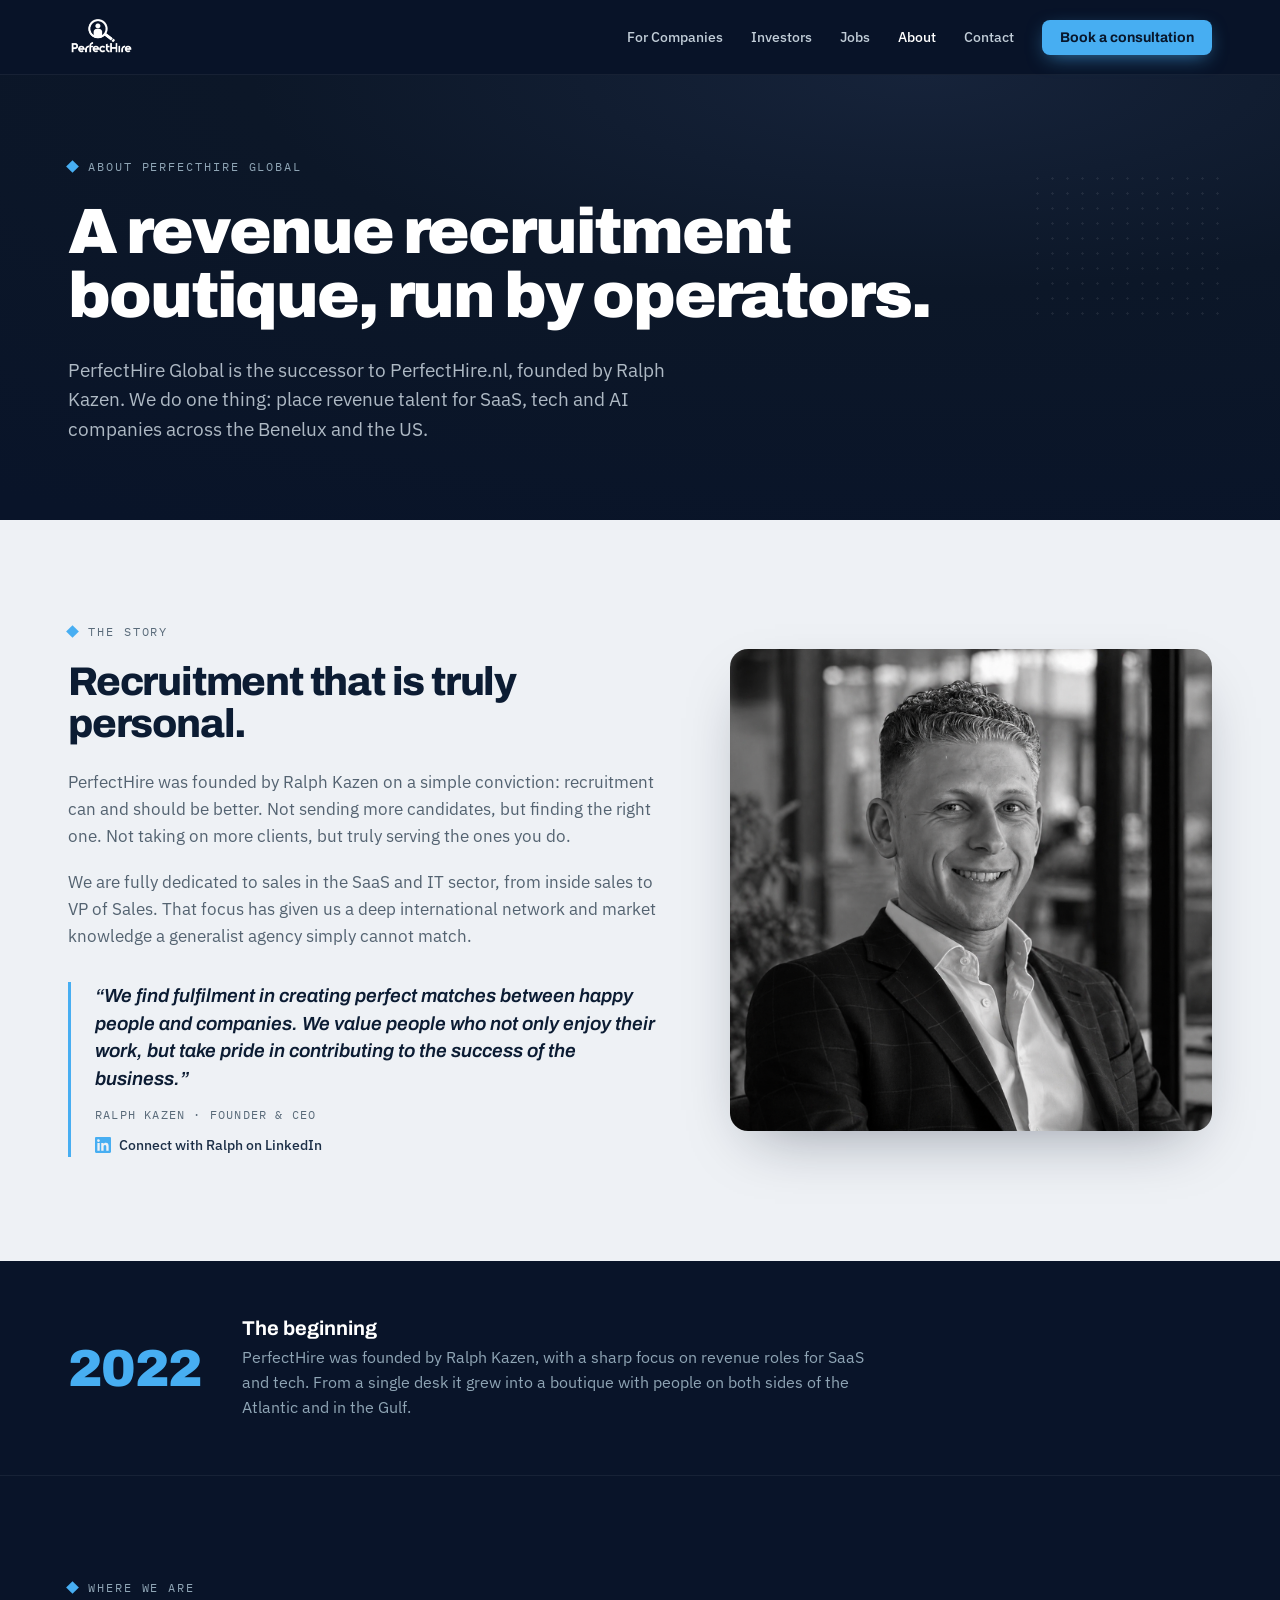
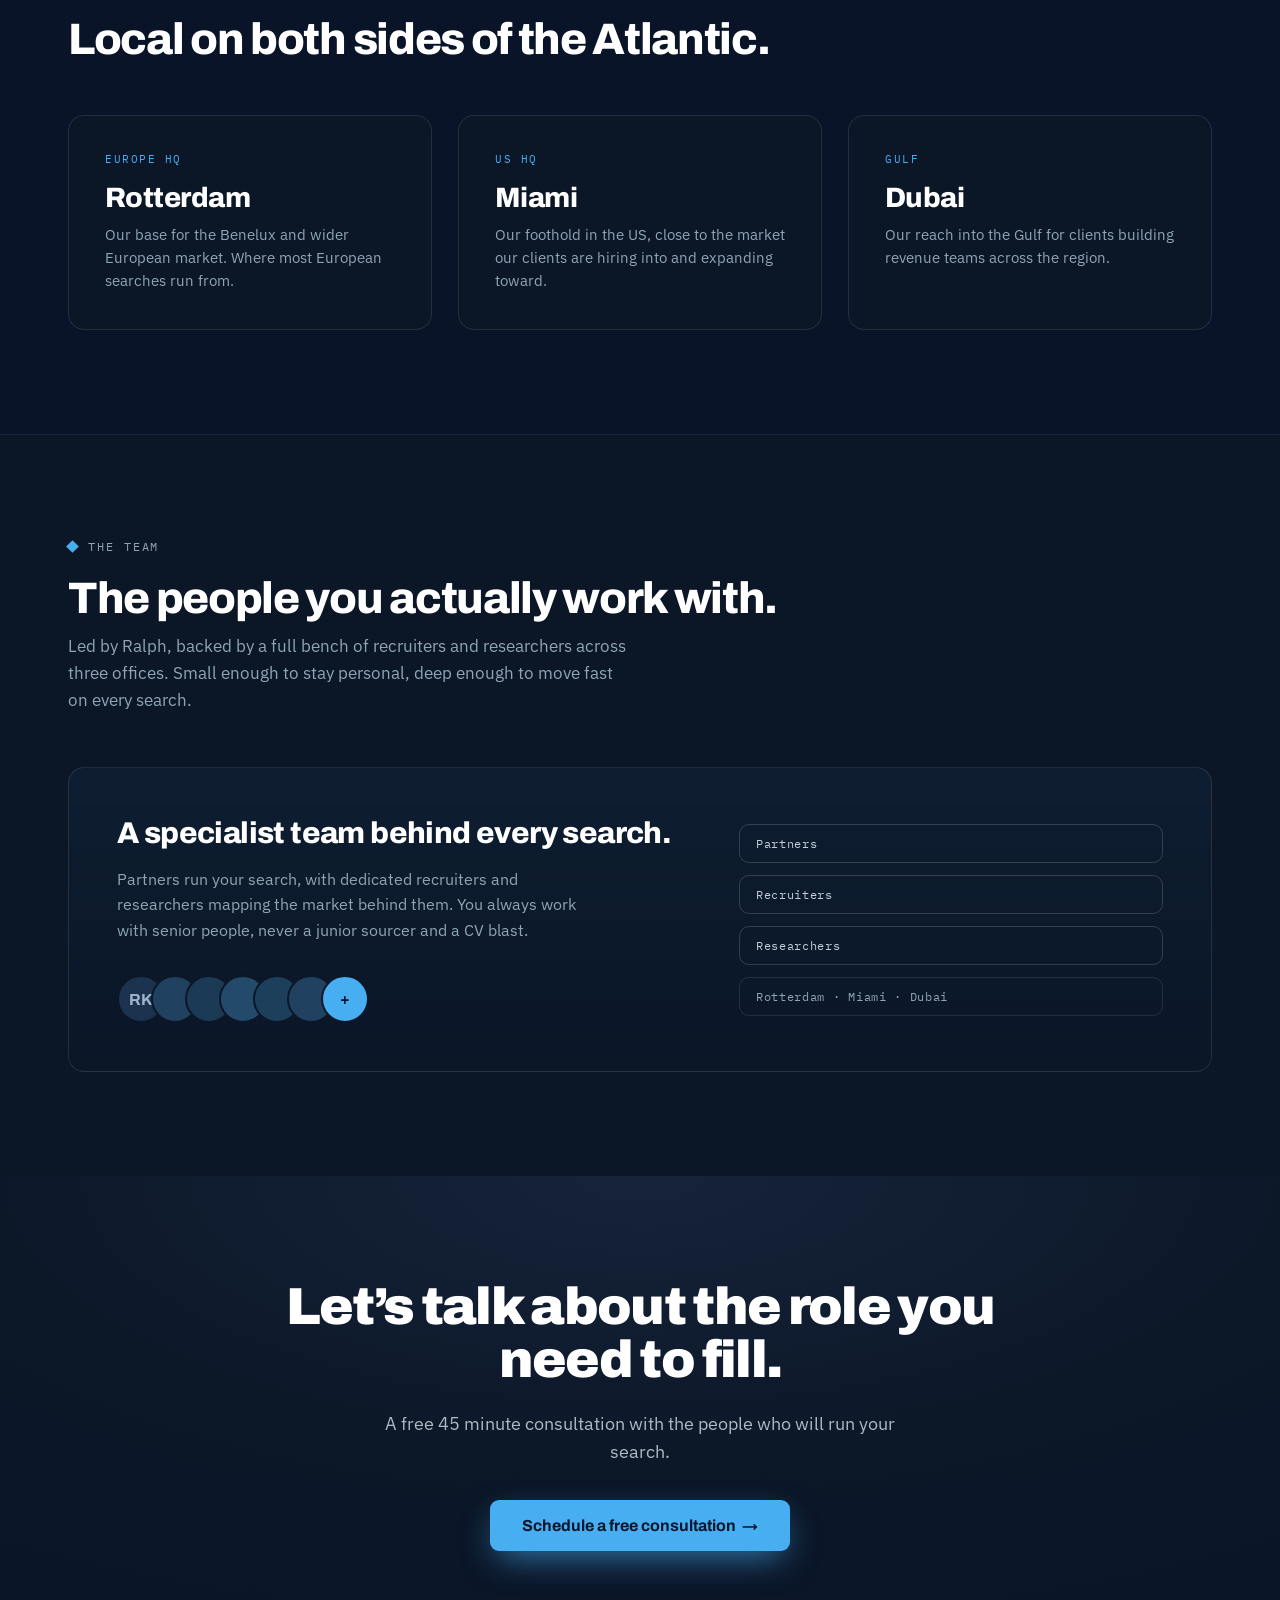
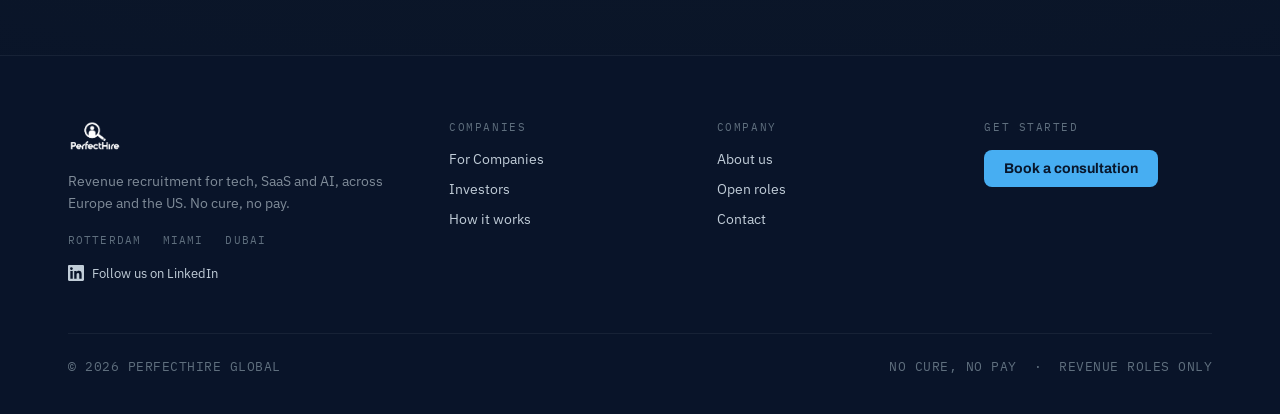
<file: about.html>
<!DOCTYPE html>
<html lang="en">
<head>
<meta charset="utf-8">
<meta name="viewport" content="width=device-width, initial-scale=1">
<title>About · PerfectHire Global</title>
<meta name="description" content="PerfectHire Global is a revenue recruitment boutique founded by Ralph Kazen, with offices in Rotterdam, Miami and Dubai.">
<meta property="og:title" content="About · PerfectHire Global">
<meta property="og:description" content="A revenue recruitment boutique, run by operators.">
<meta property="og:image" content="https://perfecthireglobal.com/assets/brand-social.png">
<meta property="og:type" content="website">
<link rel="canonical" href="https://perfecthireglobal.com/about.html">
<meta name="robots" content="index, follow">
<meta name="theme-color" content="#091429">
<meta property="og:url" content="https://perfecthireglobal.com/about.html">
<meta property="og:site_name" content="PerfectHire Global">
<meta name="twitter:card" content="summary_large_image">
<meta name="twitter:title" content="About · PerfectHire Global">
<meta name="twitter:description" content="PerfectHire Global is a revenue recruitment boutique founded by Ralph Kazen, with offices in Rotterdam, Miami and Dubai.">
<meta name="twitter:image" content="https://perfecthireglobal.com/assets/brand-social.png">
<link rel="apple-touch-icon" href="assets/logo-navy.png">
<link rel="icon" href="assets/logo-navy.png">
<link rel="preconnect" href="https://fonts.googleapis.com">
<link rel="preconnect" href="https://fonts.gstatic.com" crossorigin>
<link href="https://fonts.googleapis.com/css2?family=Archivo:wght@500;600;700;800;900&family=IBM+Plex+Sans:wght@400;500;600&family=IBM+Plex+Mono:wght@400;500&display=swap" rel="stylesheet">
<link rel="stylesheet" href="css/styles.css">
</head>
<body>

<div style="--accent:#47AEF2;width:100%;background:#091429;color:#fff;font-family:'IBM Plex Sans',sans-serif;">

  <!-- NAV -->
  <div style="position:sticky;top:0;z-index:50;background:rgba(9,20,41,.82);backdrop-filter:blur(12px);border-bottom:1px solid rgba(255,255,255,.06);">
    <div style="max-width:1240px;margin:0 auto;display:flex;align-items:center;justify-content:space-between;padding:16px 48px;">
      <a href="index.html" style="display:flex;align-items:center;gap:10px;text-decoration:none;">
        <img src="assets/logo-white.png" alt="PerfectHire" style="height:42px;width:auto;display:block;">
      </a>
      <button class="ph-nav-toggle" aria-label="Open menu"><span></span><span></span><span></span></button>
      <div class="ph-nav-links" style="display:flex;gap:28px;align-items:center;font-size:14px;color:#c1cdd8;font-weight:500;">
        <a href="for-companies.html" style="color:#c1cdd8;text-decoration:none;">For Companies</a>
        <a href="investors.html" style="color:#c1cdd8;text-decoration:none;">Investors</a>
        <a href="jobs.html" style="color:#c1cdd8;text-decoration:none;">Jobs</a>
        <a href="about.html" style="color:#fff;text-decoration:none;">About</a>
        <a href="contact.html" style="color:#c1cdd8;text-decoration:none;">Contact</a>
        <a href="https://calendly.com/perfecthire/introduction-call-perfecthireglobal" target="_blank" rel="noopener" style="background:var(--accent,#47AEF2);color:#08172c;font-family:'Archivo',sans-serif;font-weight:700;padding:10px 18px;border-radius:8px;font-size:14px;box-shadow:0 6px 20px -6px rgba(71,174,242,.7);text-decoration:none;">Book a consultation</a>
      </div>
    </div>
  </div>

  <!-- HERO -->
  <section style="position:relative;overflow:hidden;background:radial-gradient(125% 115% at 72% 0%, #16233a 0%, #0c1728 42%, #091429 100%);padding:84px 0 76px;">
    <div style="position:absolute;top:96px;right:calc(50% - 620px + 40px);width:190px;height:150px;background-image:radial-gradient(circle, rgba(255,255,255,.14) 1.1px, transparent 1.2px);background-size:15px 15px;opacity:.5;pointer-events:none;"></div>
    <div style="max-width:1240px;margin:0 auto;padding:0 48px;position:relative;z-index:2;">
      <div style="display:flex;align-items:center;gap:11px;font-family:'IBM Plex Mono',monospace;font-size:12px;letter-spacing:.16em;color:#8fa5b5;margin-bottom:26px;">
        <span style="width:9px;height:9px;background:var(--accent,#47AEF2);display:inline-block;transform:rotate(45deg);"></span>
        ABOUT PERFECTHIRE GLOBAL
      </div>
      <h1 style="font-family:'Archivo',sans-serif;font-weight:900;font-size:64px;line-height:1;letter-spacing:-.032em;margin:0;max-width:940px;">
        A revenue recruitment boutique, run by operators.
      </h1>
      <p style="font-size:19px;line-height:1.55;color:#aeb9c4;max-width:640px;margin:28px 0 0;">
        PerfectHire Global is the successor to PerfectHire.nl, founded by Ralph Kazen. We do one thing: place revenue talent for SaaS, tech and AI companies across the Benelux and the US.
      </p>
    </div>
  </section>

  <!-- STORY -->
  <section style="background:#eef1f5;color:#0c1c33;">
    <div style="max-width:1240px;margin:0 auto;padding:104px 48px;">
      <div style="display:grid;grid-template-columns:1.1fr 0.9fr;gap:72px;align-items:center;">
        <div>
          <div style="display:flex;align-items:center;gap:11px;font-family:'IBM Plex Mono',monospace;font-size:12px;letter-spacing:.16em;color:#5a6b7a;margin-bottom:22px;">
            <span style="width:9px;height:9px;background:var(--accent,#47AEF2);display:inline-block;transform:rotate(45deg);"></span>
            THE STORY
          </div>
          <h2 style="font-family:'Archivo',sans-serif;font-weight:800;font-size:40px;line-height:1.05;letter-spacing:-.03em;margin:0 0 24px;">
            Recruitment that is truly personal.
          </h2>
          <div style="display:flex;flex-direction:column;gap:18px;font-size:16.5px;line-height:1.65;color:#546371;">
            <p style="margin:0;">PerfectHire was founded by Ralph Kazen on a simple conviction: recruitment can and should be better. Not sending more candidates, but finding the right one. Not taking on more clients, but truly serving the ones you do.</p>
            <p style="margin:0;">We are fully dedicated to sales in the SaaS and IT sector, from inside sales to VP of Sales. That focus has given us a deep international network and market knowledge a generalist agency simply cannot match.</p>
          </div>
          <div style="border-left:3px solid var(--accent,#47AEF2);padding-left:24px;margin-top:32px;">
            <p style="font-family:'Archivo',sans-serif;font-weight:600;font-style:italic;font-size:19px;line-height:1.45;color:#0c1c33;margin:0 0 14px;">&ldquo;We find fulfilment in creating perfect matches between happy people and companies. We value people who not only enjoy their work, but take pride in contributing to the success of the business.&rdquo;</p>
            <div style="font-family:'IBM Plex Mono',monospace;font-size:12px;letter-spacing:.1em;color:#5a6b7a;">RALPH KAZEN &middot; FOUNDER &amp; CEO</div>
            <a href="https://www.linkedin.com/in/ralphkazen/" target="_blank" rel="noopener" style="display:inline-flex;align-items:center;gap:8px;margin-top:14px;font-size:13.5px;font-weight:500;color:#1c2f47;text-decoration:none;">
              <svg width="16" height="16" viewBox="0 0 24 24" fill="var(--accent,#47AEF2)" aria-hidden="true" style="flex:none;"><path d="M20.45 20.45h-3.56v-5.57c0-1.33-.02-3.04-1.85-3.04-1.85 0-2.14 1.45-2.14 2.94v5.67H9.34V9h3.42v1.56h.05c.48-.9 1.64-1.85 3.37-1.85 3.6 0 4.27 2.37 4.27 5.46v6.28zM5.34 7.43a2.07 2.07 0 1 1 0-4.13 2.07 2.07 0 0 1 0 4.13zM7.12 20.45H3.56V9h3.56v11.45zM22.22 0H1.77C.79 0 0 .77 0 1.72v20.56C0 23.23.79 24 1.77 24h20.45c.98 0 1.78-.77 1.78-1.72V1.72C24 .77 23.2 0 22.22 0z"/></svg>
              Connect with Ralph on LinkedIn
            </a>
          </div>
        </div>
        <div style="border-radius:18px;overflow:hidden;box-shadow:0 24px 60px -24px rgba(9,20,41,.4);">
          <img src="assets/ralph-headshot.png" alt="Ralph Kazen, founder of PerfectHire Global" style="display:block;width:100%;aspect-ratio:1/1;object-fit:cover;object-position:center 30%;">
        </div>
      </div>
    </div>
  </section>

  <!-- FOUNDING NOTE -->
  <section style="background:#091429;border-bottom:1px solid rgba(255,255,255,.06);">
    <div style="max-width:1240px;margin:0 auto;padding:56px 48px;display:flex;align-items:center;gap:40px;flex-wrap:wrap;">
      <div style="font-family:'Archivo',sans-serif;font-weight:900;font-size:52px;letter-spacing:-.03em;color:var(--accent,#47AEF2);">2022</div>
      <div style="flex:1;min-width:280px;">
        <div style="font-family:'Archivo',sans-serif;font-weight:700;font-size:20px;margin-bottom:6px;">The beginning</div>
        <p style="font-size:15.5px;color:#8fa5b5;line-height:1.6;margin:0;max-width:640px;">PerfectHire was founded by Ralph Kazen, with a sharp focus on revenue roles for SaaS and tech. From a single desk it grew into a boutique with people on both sides of the Atlantic and in the Gulf.</p>
      </div>
    </div>
  </section>

  <!-- OFFICES -->
  <section style="background:#091429;">
    <div style="max-width:1240px;margin:0 auto;padding:104px 48px;">
      <div style="display:flex;align-items:center;gap:11px;font-family:'IBM Plex Mono',monospace;font-size:12px;letter-spacing:.16em;color:#8fa5b5;margin-bottom:22px;">
        <span style="width:9px;height:9px;background:var(--accent,#47AEF2);display:inline-block;transform:rotate(45deg);"></span>
        WHERE WE ARE
      </div>
      <h2 style="font-family:'Archivo',sans-serif;font-weight:800;font-size:44px;line-height:1.04;letter-spacing:-.03em;margin:0 0 52px;max-width:720px;">
        Local on both sides of the Atlantic.
      </h2>
      <div style="display:grid;grid-template-columns:repeat(3,1fr);gap:26px;">
        <div style="border:1px solid rgba(255,255,255,.1);border-radius:16px;padding:36px;background:#0b1627;">
          <div style="font-family:'IBM Plex Mono',monospace;font-size:11px;letter-spacing:.14em;color:var(--accent,#47AEF2);margin-bottom:16px;">EUROPE HQ</div>
          <div style="font-family:'Archivo',sans-serif;font-weight:800;font-size:28px;letter-spacing:-.02em;margin-bottom:10px;">Rotterdam</div>
          <p style="font-size:14.5px;color:#8fa5b5;line-height:1.6;margin:0;">Our base for the Benelux and wider European market. Where most European searches run from.</p>
        </div>
        <div style="border:1px solid rgba(255,255,255,.1);border-radius:16px;padding:36px;background:#0b1627;">
          <div style="font-family:'IBM Plex Mono',monospace;font-size:11px;letter-spacing:.14em;color:var(--accent,#47AEF2);margin-bottom:16px;">US HQ</div>
          <div style="font-family:'Archivo',sans-serif;font-weight:800;font-size:28px;letter-spacing:-.02em;margin-bottom:10px;">Miami</div>
          <p style="font-size:14.5px;color:#8fa5b5;line-height:1.6;margin:0;">Our foothold in the US, close to the market our clients are hiring into and expanding toward.</p>
        </div>
        <div style="border:1px solid rgba(255,255,255,.1);border-radius:16px;padding:36px;background:#0b1627;">
          <div style="font-family:'IBM Plex Mono',monospace;font-size:11px;letter-spacing:.14em;color:var(--accent,#47AEF2);margin-bottom:16px;">GULF</div>
          <div style="font-family:'Archivo',sans-serif;font-weight:800;font-size:28px;letter-spacing:-.02em;margin-bottom:10px;">Dubai</div>
          <p style="font-size:14.5px;color:#8fa5b5;line-height:1.6;margin:0;">Our reach into the Gulf for clients building revenue teams across the region.</p>
        </div>
      </div>
    </div>
  </section>

  <!-- TEAM -->
  <section style="background:#0b1627;border-top:1px solid rgba(255,255,255,.06);">
    <div style="max-width:1240px;margin:0 auto;padding:104px 48px;">
      <div style="display:flex;align-items:center;gap:11px;font-family:'IBM Plex Mono',monospace;font-size:12px;letter-spacing:.16em;color:#8fa5b5;margin-bottom:22px;">
        <span style="width:9px;height:9px;background:var(--accent,#47AEF2);display:inline-block;transform:rotate(45deg);"></span>
        THE TEAM
      </div>
      <h2 style="font-family:'Archivo',sans-serif;font-weight:800;font-size:44px;line-height:1.04;letter-spacing:-.03em;margin:0 0 12px;max-width:720px;">
        The people you actually work with.
      </h2>
      <p style="font-size:17px;line-height:1.6;color:#8fa5b5;max-width:560px;margin:0 0 52px;">
        Led by Ralph, backed by a full bench of recruiters and researchers across three offices. Small enough to stay personal, deep enough to move fast on every search.
      </p>
      <div style="border:1px solid rgba(255,255,255,.1);border-radius:16px;background:linear-gradient(180deg, rgba(71,174,242,.05), rgba(12,23,40,.4));padding:48px;display:grid;grid-template-columns:1.15fr 0.85fr;gap:48px;align-items:center;">
        <div>
          <div style="font-family:'Archivo',sans-serif;font-weight:800;font-size:30px;letter-spacing:-.02em;line-height:1.15;margin-bottom:16px;">A specialist team behind every search.</div>
          <p style="font-size:15.5px;line-height:1.65;color:#8fa5b5;margin:0 0 32px;max-width:460px;">Partners run your search, with dedicated recruiters and researchers mapping the market behind them. You always work with senior people, never a junior sourcer and a CV blast.</p>

          <!-- avatar cluster -->
          <div style="display:flex;align-items:center;">
            <div style="width:48px;height:48px;border-radius:50%;background:#1c3350;border:2px solid #0c1728;display:flex;align-items:center;justify-content:center;font-family:'Archivo',sans-serif;font-weight:700;font-size:16px;color:#9db6cc;">RK</div>
            <div style="width:48px;height:48px;border-radius:50%;background:#20415f;border:2px solid #0c1728;margin-left:-14px;"></div>
            <div style="width:48px;height:48px;border-radius:50%;background:#1a3a56;border:2px solid #0c1728;margin-left:-14px;"></div>
            <div style="width:48px;height:48px;border-radius:50%;background:#234a6b;border:2px solid #0c1728;margin-left:-14px;"></div>
            <div style="width:48px;height:48px;border-radius:50%;background:#1c3f5c;border:2px solid #0c1728;margin-left:-14px;"></div>
            <div style="width:48px;height:48px;border-radius:50%;background:#20415f;border:2px solid #0c1728;margin-left:-14px;"></div>
            <div style="width:48px;height:48px;border-radius:50%;background:var(--accent,#47AEF2);border:2px solid #0c1728;margin-left:-14px;display:flex;align-items:center;justify-content:center;font-family:'Archivo',sans-serif;font-weight:800;font-size:15px;color:#08172c;">+</div>
          </div>
        </div>
        <div style="display:flex;flex-direction:column;gap:12px;">
          <span style="font-family:'IBM Plex Mono',monospace;font-size:11.5px;letter-spacing:.06em;color:#c1cdd8;border:1px solid rgba(255,255,255,.16);padding:11px 16px;border-radius:10px;">Partners</span>
          <span style="font-family:'IBM Plex Mono',monospace;font-size:11.5px;letter-spacing:.06em;color:#c1cdd8;border:1px solid rgba(255,255,255,.16);padding:11px 16px;border-radius:10px;">Recruiters</span>
          <span style="font-family:'IBM Plex Mono',monospace;font-size:11.5px;letter-spacing:.06em;color:#c1cdd8;border:1px solid rgba(255,255,255,.16);padding:11px 16px;border-radius:10px;">Researchers</span>
          <span style="font-family:'IBM Plex Mono',monospace;font-size:11.5px;letter-spacing:.06em;color:#8fa5b5;border:1px solid rgba(255,255,255,.1);padding:11px 16px;border-radius:10px;">Rotterdam &middot; Miami &middot; Dubai</span>
        </div>
      </div>
    </div>
  </section>

  <!-- CTA -->
  <section style="position:relative;overflow:hidden;background:radial-gradient(120% 130% at 50% 0%, #16233a 0%, #0c1728 45%, #091429 100%);">
    <div style="max-width:1240px;margin:0 auto;padding:104px 48px;text-align:center;">
      <h2 style="font-family:'Archivo',sans-serif;font-weight:900;font-size:52px;line-height:1.02;letter-spacing:-.032em;margin:0 auto;max-width:720px;">
        Let&rsquo;s talk about the role you need to fill.
      </h2>
      <p style="font-size:18px;line-height:1.55;color:#aeb9c4;max-width:560px;margin:24px auto 0;">
        A free 45 minute consultation with the people who will run your search.
      </p>
      <div style="margin-top:34px;">
        <a href="https://calendly.com/perfecthire/introduction-call-perfecthireglobal" target="_blank" rel="noopener" style="background:var(--accent,#47AEF2);color:#08172c;font-family:'Archivo',sans-serif;font-weight:700;font-size:16px;padding:17px 32px;border-radius:9px;box-shadow:0 12px 34px -8px rgba(71,174,242,.7);text-decoration:none;display:inline-block;">Schedule a free consultation &nbsp;&rarr;</a>
      </div>
    </div>
  </section>

  <!-- FOOTER -->
  <footer style="background:#091429;border-top:1px solid rgba(255,255,255,.06);">
    <div style="max-width:1240px;margin:0 auto;padding:64px 48px 40px;">
      <div style="display:grid;grid-template-columns:1.5fr 1fr 1fr 1fr;gap:40px;">
        <div style="max-width:320px;">
          <img src="assets/logo-white.png" alt="PerfectHire" style="height:34px;width:auto;display:block;margin-bottom:16px;">
          <p style="font-size:14px;color:#7f8b98;line-height:1.6;margin:0 0 18px;">Revenue recruitment for tech, SaaS and AI, across Europe and the US. No cure, no pay.</p>
          <div style="display:flex;gap:22px;font-family:'IBM Plex Mono',monospace;font-size:11px;letter-spacing:.1em;color:#5f6f7e;"><span>ROTTERDAM</span><span>MIAMI</span><span>DUBAI</span></div>
          <a href="https://www.linkedin.com/company/perfecthire-1/" target="_blank" rel="noopener" aria-label="PerfectHire on LinkedIn" style="display:inline-flex;align-items:center;gap:8px;margin-top:18px;font-size:13px;color:#c1cdd8;text-decoration:none;"><svg width="16" height="16" viewBox="0 0 24 24" fill="currentColor" aria-hidden="true" style="flex:none;"><path d="M20.45 20.45h-3.56v-5.57c0-1.33-.02-3.04-1.85-3.04-1.85 0-2.14 1.45-2.14 2.94v5.67H9.34V9h3.42v1.56h.05c.48-.9 1.64-1.85 3.37-1.85 3.6 0 4.27 2.37 4.27 5.46v6.28zM5.34 7.43a2.07 2.07 0 1 1 0-4.13 2.07 2.07 0 0 1 0 4.13zM7.12 20.45H3.56V9h3.56v11.45zM22.22 0H1.77C.79 0 0 .77 0 1.72v20.56C0 23.23.79 24 1.77 24h20.45c.98 0 1.78-.77 1.78-1.72V1.72C24 .77 23.2 0 22.22 0z"/></svg> Follow us on LinkedIn</a>
        </div>
        <div>
          <div style="font-family:'IBM Plex Mono',monospace;font-size:11px;letter-spacing:.14em;color:#5f6f7e;margin-bottom:16px;">COMPANIES</div>
          <div style="display:flex;flex-direction:column;gap:12px;font-size:14px;">
            <a href="for-companies.html" style="color:#c1cdd8;text-decoration:none;">For Companies</a>
            <a href="investors.html" style="color:#c1cdd8;text-decoration:none;">Investors</a>
            <a href="for-companies.html#how" style="color:#c1cdd8;text-decoration:none;">How it works</a>
          </div>
        </div>
        <div>
          <div style="font-family:'IBM Plex Mono',monospace;font-size:11px;letter-spacing:.14em;color:#5f6f7e;margin-bottom:16px;">COMPANY</div>
          <div style="display:flex;flex-direction:column;gap:12px;font-size:14px;">
            <a href="about.html" style="color:#c1cdd8;text-decoration:none;">About us</a>
            <a href="jobs.html" style="color:#c1cdd8;text-decoration:none;">Open roles</a>
            <a href="contact.html" style="color:#c1cdd8;text-decoration:none;">Contact</a>
          </div>
        </div>
        <div>
          <div style="font-family:'IBM Plex Mono',monospace;font-size:11px;letter-spacing:.14em;color:#5f6f7e;margin-bottom:16px;">GET STARTED</div>
          <a href="https://calendly.com/perfecthire/introduction-call-perfecthireglobal" target="_blank" rel="noopener" style="display:inline-block;background:var(--accent,#47AEF2);color:#08172c;font-family:'Archivo',sans-serif;font-weight:700;font-size:14px;padding:11px 20px;border-radius:8px;text-decoration:none;">Book a consultation</a>
        </div>
      </div>
      <div style="margin-top:48px;padding-top:24px;border-top:1px solid rgba(255,255,255,.06);display:flex;justify-content:space-between;flex-wrap:wrap;gap:12px;font-size:12.5px;color:#5f6f7e;font-family:'IBM Plex Mono',monospace;letter-spacing:.04em;">
        <span>&copy; 2026 PERFECTHIRE GLOBAL</span>
        <span>NO CURE, NO PAY &nbsp;&middot;&nbsp; REVENUE ROLES ONLY</span>
      </div>
    </div>
  </footer>

</div>

<script src="js/main.js"></script>
</body>
</html>
</file>
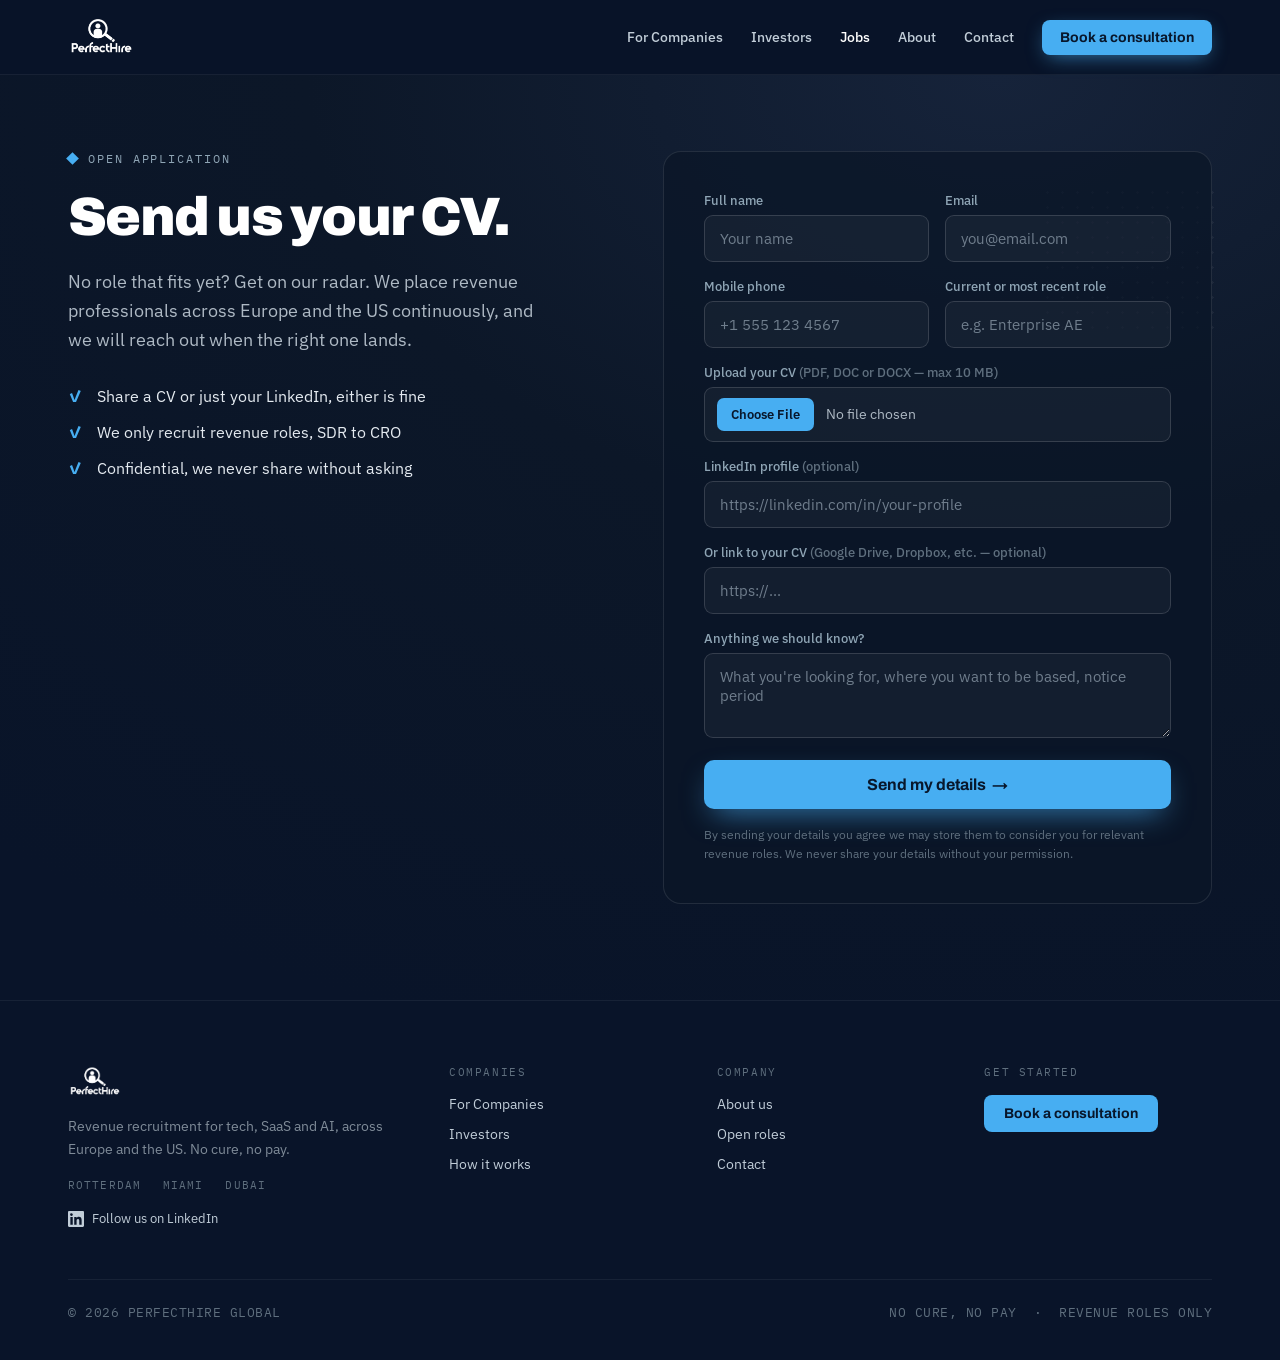
<file: apply.html>
<!DOCTYPE html>
<html lang="en">
<head>
<meta charset="utf-8">
<meta name="viewport" content="width=device-width, initial-scale=1">
<title>Send us your CV · PerfectHire Global</title>
<meta name="description" content="No role that fits yet? Send us your CV or your LinkedIn and we will reach out when the right revenue role lands.">
<meta property="og:title" content="Send us your CV · PerfectHire Global">
<meta property="og:description" content="Open application for revenue professionals across the US and Europe.">
<meta property="og:image" content="https://perfecthireglobal.com/assets/brand-social.png">
<meta property="og:type" content="website">
<link rel="canonical" href="https://perfecthireglobal.com/apply.html">
<meta name="robots" content="index, follow">
<meta name="theme-color" content="#091429">
<meta property="og:url" content="https://perfecthireglobal.com/apply.html">
<meta property="og:site_name" content="PerfectHire Global">
<meta name="twitter:card" content="summary_large_image">
<meta name="twitter:title" content="Send us your CV · PerfectHire Global">
<meta name="twitter:description" content="Open application for revenue professionals across the US and Europe.">
<meta name="twitter:image" content="https://perfecthireglobal.com/assets/brand-social.png">
<link rel="apple-touch-icon" href="assets/logo-navy.png">
<link rel="icon" href="assets/logo-navy.png">
<link rel="preconnect" href="https://fonts.googleapis.com">
<link rel="preconnect" href="https://fonts.gstatic.com" crossorigin>
<link href="https://fonts.googleapis.com/css2?family=Archivo:wght@500;600;700;800;900&family=IBM+Plex+Sans:wght@400;500;600&family=IBM+Plex+Mono:wght@400;500&display=swap" rel="stylesheet">
<link rel="stylesheet" href="css/styles.css">
</head>
<body>

<div style="--accent:#47AEF2;width:100%;background:#091429;color:#fff;font-family:'IBM Plex Sans',sans-serif;min-height:100vh;">

  <!-- NAV -->
  <div style="position:sticky;top:0;z-index:50;background:rgba(9,20,41,.82);backdrop-filter:blur(12px);border-bottom:1px solid rgba(255,255,255,.06);">
    <div style="max-width:1240px;margin:0 auto;display:flex;align-items:center;justify-content:space-between;padding:16px 48px;">
      <a href="index.html" style="display:flex;align-items:center;gap:10px;text-decoration:none;">
        <img src="assets/logo-white.png" alt="PerfectHire" style="height:42px;width:auto;display:block;">
      </a>
      <button class="ph-nav-toggle" aria-label="Open menu"><span></span><span></span><span></span></button>
      <div class="ph-nav-links" style="display:flex;gap:28px;align-items:center;font-size:14px;color:#c1cdd8;font-weight:500;">
        <a href="for-companies.html" style="color:#c1cdd8;text-decoration:none;">For Companies</a>
        <a href="investors.html" style="color:#c1cdd8;text-decoration:none;">Investors</a>
        <a href="jobs.html" style="color:#fff;text-decoration:none;">Jobs</a>
        <a href="about.html" style="color:#c1cdd8;text-decoration:none;">About</a>
        <a href="contact.html" style="color:#c1cdd8;text-decoration:none;">Contact</a>
        <a href="https://calendly.com/perfecthire/introduction-call-perfecthireglobal" target="_blank" rel="noopener" style="background:var(--accent,#47AEF2);color:#08172c;font-family:'Archivo',sans-serif;font-weight:700;padding:10px 18px;border-radius:8px;font-size:14px;box-shadow:0 6px 20px -6px rgba(71,174,242,.7);text-decoration:none;">Book a consultation</a>
      </div>
    </div>
  </div>

  <!-- APPLY -->
  <section style="position:relative;overflow:hidden;background:radial-gradient(120% 110% at 78% 0%, #16233a 0%, #0c1728 45%, #091429 100%);">
    <div style="position:absolute;top:110px;right:calc(50% - 620px + 40px);width:180px;height:150px;background-image:radial-gradient(circle, rgba(255,255,255,.12) 1.1px, transparent 1.2px);background-size:15px 15px;opacity:.45;pointer-events:none;"></div>
    <div style="max-width:1240px;margin:0 auto;padding:76px 48px 96px;position:relative;z-index:2;display:grid;grid-template-columns:1fr 1.05fr;gap:72px;align-items:start;">

      <!-- left: pitch -->
      <div>
        <div style="display:flex;align-items:center;gap:11px;font-family:'IBM Plex Mono',monospace;font-size:12px;letter-spacing:.16em;color:#8fa5b5;margin-bottom:24px;">
          <span style="width:9px;height:9px;background:var(--accent,#47AEF2);display:inline-block;transform:rotate(45deg);"></span>
          OPEN APPLICATION
        </div>
        <h1 style="font-family:'Archivo',sans-serif;font-weight:900;font-size:54px;line-height:1;letter-spacing:-.032em;margin:0;">
          Send us your CV.
        </h1>
        <p style="font-size:18px;line-height:1.6;color:#aeb9c4;margin:24px 0 32px;max-width:480px;">
          No role that fits yet? Get on our radar. We place revenue professionals across Europe and the US continuously, and we will reach out when the right one lands.
        </p>
        <div style="display:flex;flex-direction:column;gap:16px;">
          <div style="display:flex;align-items:center;gap:14px;font-size:16px;color:#e4eaf0;"><span style="color:var(--accent,#47AEF2);font-weight:700;">&#10003;</span> Share a CV or just your LinkedIn, either is fine</div>
          <div style="display:flex;align-items:center;gap:14px;font-size:16px;color:#e4eaf0;"><span style="color:var(--accent,#47AEF2);font-weight:700;">&#10003;</span> We only recruit revenue roles, SDR to CRO</div>
          <div style="display:flex;align-items:center;gap:14px;font-size:16px;color:#e4eaf0;"><span style="color:var(--accent,#47AEF2);font-weight:700;">&#10003;</span> Confidential, we never share without asking</div>
        </div>
      </div>

      <!-- right: form -->
      <div style="background:rgba(11,22,39,.7);border:1px solid rgba(255,255,255,.1);border-radius:18px;padding:40px;">
        <form id="apply-form" class="ph-form" action="/api/apply" method="POST" enctype="multipart/form-data">
          <input type="checkbox" name="botcheck" style="display:none;" tabindex="-1" autocomplete="off">
          <div style="display:grid;grid-template-columns:1fr 1fr;gap:16px;">
            <div style="display:flex;flex-direction:column;gap:7px;">
              <label style="font-size:12.5px;color:#8fa5b5;font-weight:500;">Full name</label>
              <input class="ph-inp" name="Name" required placeholder="Your name">
            </div>
            <div style="display:flex;flex-direction:column;gap:7px;">
              <label style="font-size:12.5px;color:#8fa5b5;font-weight:500;">Email</label>
              <input class="ph-inp" name="Email" type="email" required placeholder="you@email.com">
            </div>
            <div style="display:flex;flex-direction:column;gap:7px;">
              <label style="font-size:12.5px;color:#8fa5b5;font-weight:500;">Mobile phone</label>
              <input class="ph-inp" name="Phone" type="tel" required placeholder="+1 555 123 4567">
            </div>
            <div style="display:flex;flex-direction:column;gap:7px;">
              <label style="font-size:12.5px;color:#8fa5b5;font-weight:500;">Current or most recent role</label>
              <input class="ph-inp" name="Current role" placeholder="e.g. Enterprise AE">
            </div>
            <div style="display:flex;flex-direction:column;gap:7px;grid-column:1 / -1;">
              <label style="font-size:12.5px;color:#8fa5b5;font-weight:500;">Upload your CV <span style="color:#5f6f7e;">(PDF, DOC or DOCX &mdash; max 10 MB)</span></label>
              <input class="ph-inp ph-file" name="cv" type="file" accept=".pdf,.doc,.docx,application/pdf,application/msword,application/vnd.openxmlformats-officedocument.wordprocessingml.document">
            </div>
            <div style="display:flex;flex-direction:column;gap:7px;grid-column:1 / -1;">
              <label style="font-size:12.5px;color:#8fa5b5;font-weight:500;">LinkedIn profile <span style="color:#5f6f7e;">(optional)</span></label>
              <input class="ph-inp" name="LinkedIn" type="url" placeholder="https://linkedin.com/in/your-profile">
            </div>
            <div style="display:flex;flex-direction:column;gap:7px;grid-column:1 / -1;">
              <label style="font-size:12.5px;color:#8fa5b5;font-weight:500;">Or link to your CV <span style="color:#5f6f7e;">(Google Drive, Dropbox, etc. &mdash; optional)</span></label>
              <input class="ph-inp" name="CV link" type="url" placeholder="https://...">
            </div>
            <div style="display:flex;flex-direction:column;gap:7px;grid-column:1 / -1;">
              <label style="font-size:12.5px;color:#8fa5b5;font-weight:500;">Anything we should know?</label>
              <textarea class="ph-inp" name="Message" rows="3" style="resize:vertical;" placeholder="What you're looking for, where you want to be based, notice period"></textarea>
            </div>
          </div>
          <div id="apply-error" style="display:none;margin-top:14px;font-size:13.5px;color:#ff8b7b;">Please upload a CV, add a CV link, or share your LinkedIn URL so we have something to review.</div>
          <button type="submit" style="width:100%;margin-top:22px;background:var(--accent,#47AEF2);color:#08172c;font-family:'Archivo',sans-serif;font-weight:700;font-size:16px;padding:16px;border:none;border-radius:10px;cursor:pointer;box-shadow:0 12px 30px -10px rgba(71,174,242,.7);">Send my details &nbsp;&rarr;</button>
          <p style="font-size:12px;color:#5f6f7e;line-height:1.6;margin:16px 0 0;">By sending your details you agree we may store them to consider you for relevant revenue roles. We never share your details without your permission.</p>
        </form>
      </div>
    </div>
  </section>

  <!-- FOOTER -->
  <footer style="background:#091429;border-top:1px solid rgba(255,255,255,.06);">
    <div style="max-width:1240px;margin:0 auto;padding:64px 48px 40px;">
      <div style="display:grid;grid-template-columns:1.5fr 1fr 1fr 1fr;gap:40px;">
        <div style="max-width:320px;">
          <img src="assets/logo-white.png" alt="PerfectHire" style="height:34px;width:auto;display:block;margin-bottom:16px;">
          <p style="font-size:14px;color:#7f8b98;line-height:1.6;margin:0 0 18px;">Revenue recruitment for tech, SaaS and AI, across Europe and the US. No cure, no pay.</p>
          <div style="display:flex;gap:22px;font-family:'IBM Plex Mono',monospace;font-size:11px;letter-spacing:.1em;color:#5f6f7e;"><span>ROTTERDAM</span><span>MIAMI</span><span>DUBAI</span></div>
          <a href="https://www.linkedin.com/company/perfecthire-1/" target="_blank" rel="noopener" aria-label="PerfectHire on LinkedIn" style="display:inline-flex;align-items:center;gap:8px;margin-top:18px;font-size:13px;color:#c1cdd8;text-decoration:none;"><svg width="16" height="16" viewBox="0 0 24 24" fill="currentColor" aria-hidden="true" style="flex:none;"><path d="M20.45 20.45h-3.56v-5.57c0-1.33-.02-3.04-1.85-3.04-1.85 0-2.14 1.45-2.14 2.94v5.67H9.34V9h3.42v1.56h.05c.48-.9 1.64-1.85 3.37-1.85 3.6 0 4.27 2.37 4.27 5.46v6.28zM5.34 7.43a2.07 2.07 0 1 1 0-4.13 2.07 2.07 0 0 1 0 4.13zM7.12 20.45H3.56V9h3.56v11.45zM22.22 0H1.77C.79 0 0 .77 0 1.72v20.56C0 23.23.79 24 1.77 24h20.45c.98 0 1.78-.77 1.78-1.72V1.72C24 .77 23.2 0 22.22 0z"/></svg> Follow us on LinkedIn</a>
        </div>
        <div>
          <div style="font-family:'IBM Plex Mono',monospace;font-size:11px;letter-spacing:.14em;color:#5f6f7e;margin-bottom:16px;">COMPANIES</div>
          <div style="display:flex;flex-direction:column;gap:12px;font-size:14px;">
            <a href="for-companies.html" style="color:#c1cdd8;text-decoration:none;">For Companies</a>
            <a href="investors.html" style="color:#c1cdd8;text-decoration:none;">Investors</a>
            <a href="for-companies.html#how" style="color:#c1cdd8;text-decoration:none;">How it works</a>
          </div>
        </div>
        <div>
          <div style="font-family:'IBM Plex Mono',monospace;font-size:11px;letter-spacing:.14em;color:#5f6f7e;margin-bottom:16px;">COMPANY</div>
          <div style="display:flex;flex-direction:column;gap:12px;font-size:14px;">
            <a href="about.html" style="color:#c1cdd8;text-decoration:none;">About us</a>
            <a href="jobs.html" style="color:#c1cdd8;text-decoration:none;">Open roles</a>
            <a href="contact.html" style="color:#c1cdd8;text-decoration:none;">Contact</a>
          </div>
        </div>
        <div>
          <div style="font-family:'IBM Plex Mono',monospace;font-size:11px;letter-spacing:.14em;color:#5f6f7e;margin-bottom:16px;">GET STARTED</div>
          <a href="https://calendly.com/perfecthire/introduction-call-perfecthireglobal" target="_blank" rel="noopener" style="display:inline-block;background:var(--accent,#47AEF2);color:#08172c;font-family:'Archivo',sans-serif;font-weight:700;font-size:14px;padding:11px 20px;border-radius:8px;text-decoration:none;">Book a consultation</a>
        </div>
      </div>
      <div style="margin-top:48px;padding-top:24px;border-top:1px solid rgba(255,255,255,.06);display:flex;justify-content:space-between;flex-wrap:wrap;gap:12px;font-size:12.5px;color:#5f6f7e;font-family:'IBM Plex Mono',monospace;letter-spacing:.04em;">
        <span>&copy; 2026 PERFECTHIRE GLOBAL</span>
        <span>NO CURE, NO PAY &nbsp;&middot;&nbsp; REVENUE ROLES ONLY</span>
      </div>
    </div>
  </footer>

</div>

<script src="js/main.js"></script>
</body>
</html>
</file>
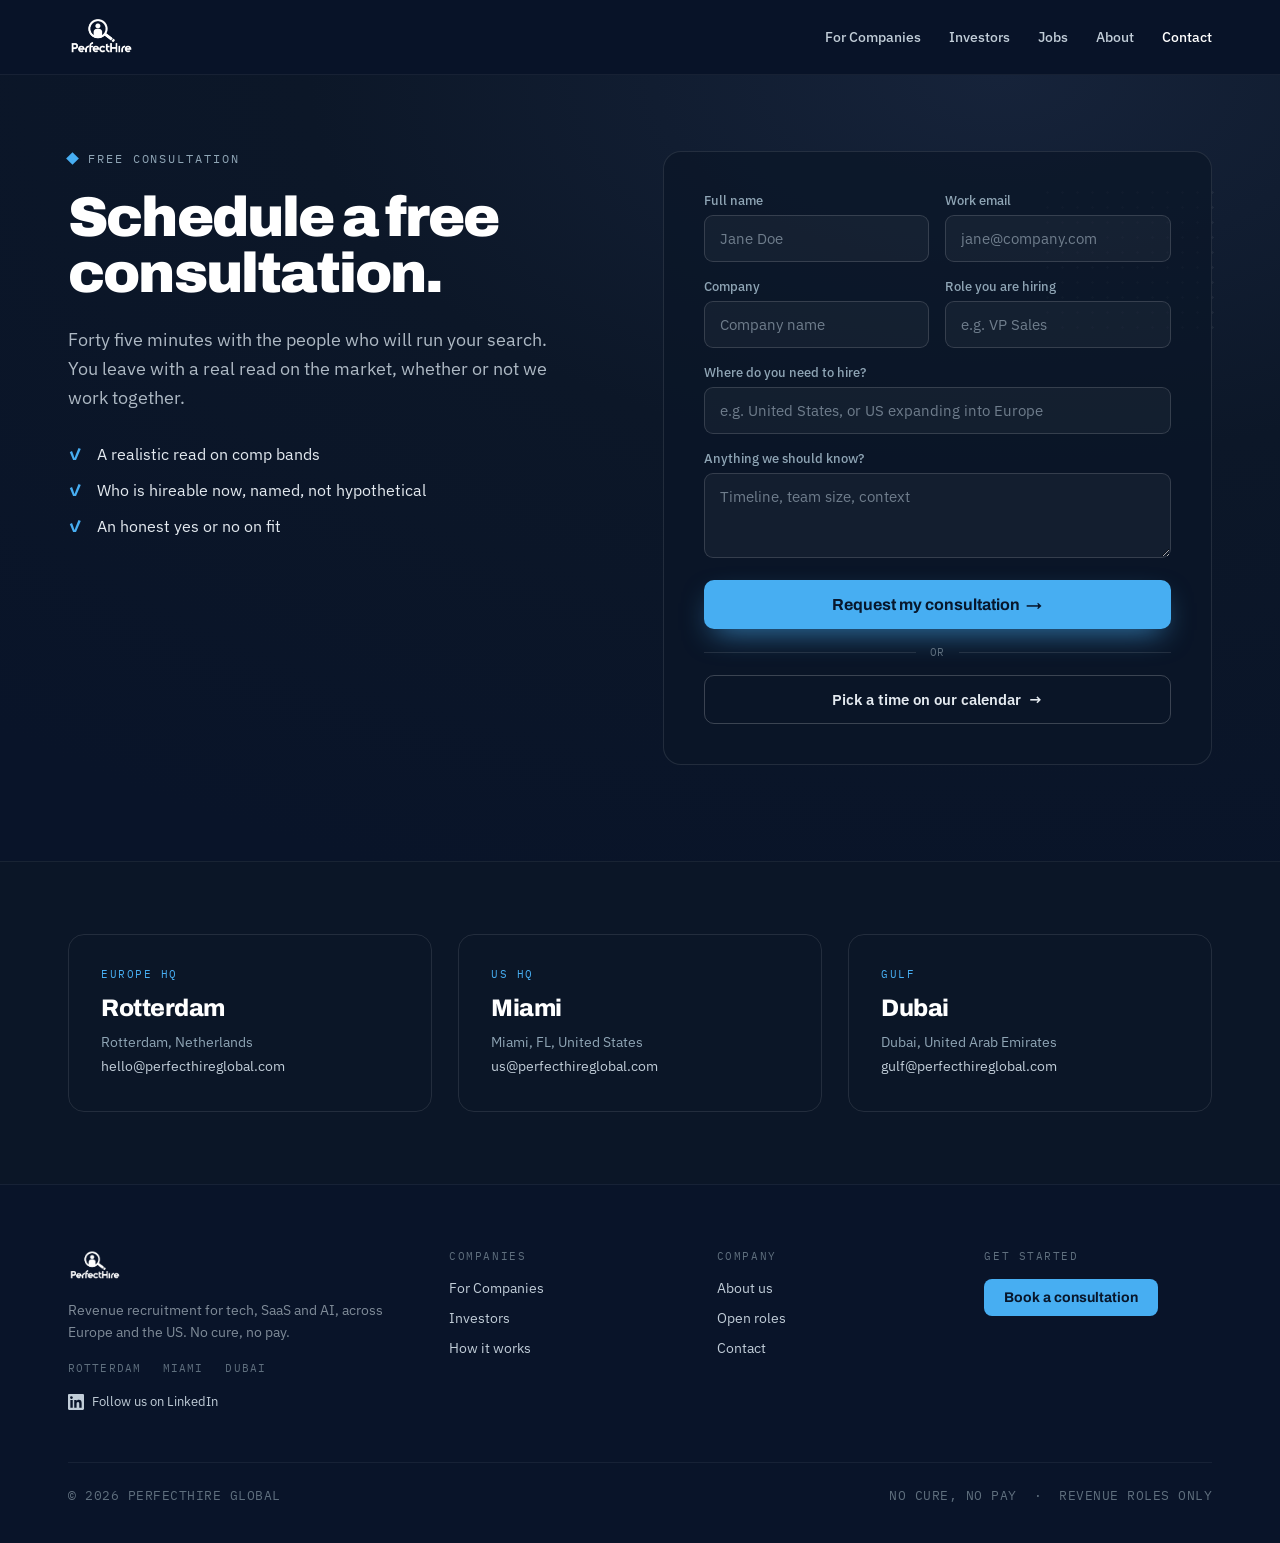
<file: contact.html>
<!DOCTYPE html>
<html lang="en">
<head>
<meta charset="utf-8">
<meta name="viewport" content="width=device-width, initial-scale=1">
<title>Contact · PerfectHire Global</title>
<meta name="description" content="Schedule a free consultation with PerfectHire Global. Offices in Rotterdam, Miami and Dubai.">
<meta property="og:title" content="Contact · PerfectHire Global">
<meta property="og:description" content="Schedule a free consultation with PerfectHire Global.">
<meta property="og:image" content="https://perfecthireglobal.com/assets/brand-social.png">
<meta property="og:type" content="website">
<link rel="canonical" href="https://perfecthireglobal.com/contact.html">
<meta name="robots" content="index, follow">
<meta name="theme-color" content="#091429">
<meta property="og:url" content="https://perfecthireglobal.com/contact.html">
<meta property="og:site_name" content="PerfectHire Global">
<meta name="twitter:card" content="summary_large_image">
<meta name="twitter:title" content="Contact · PerfectHire Global">
<meta name="twitter:description" content="Schedule a free consultation with PerfectHire Global. Offices in Rotterdam, Miami and Dubai.">
<meta name="twitter:image" content="https://perfecthireglobal.com/assets/brand-social.png">
<link rel="apple-touch-icon" href="assets/logo-navy.png">
<link rel="icon" href="assets/logo-navy.png">
<link rel="preconnect" href="https://fonts.googleapis.com">
<link rel="preconnect" href="https://fonts.gstatic.com" crossorigin>
<link href="https://fonts.googleapis.com/css2?family=Archivo:wght@500;600;700;800;900&family=IBM+Plex+Sans:wght@400;500;600&family=IBM+Plex+Mono:wght@400;500&display=swap" rel="stylesheet">
<link rel="stylesheet" href="css/styles.css">
</head>
<body>

<div style="--accent:#47AEF2;width:100%;background:#091429;color:#fff;font-family:'IBM Plex Sans',sans-serif;min-height:100vh;">

  <!-- NAV -->
  <div style="position:sticky;top:0;z-index:50;background:rgba(9,20,41,.82);backdrop-filter:blur(12px);border-bottom:1px solid rgba(255,255,255,.06);">
    <div style="max-width:1240px;margin:0 auto;display:flex;align-items:center;justify-content:space-between;padding:16px 48px;">
      <a href="index.html" style="display:flex;align-items:center;gap:10px;text-decoration:none;">
        <img src="assets/logo-white.png" alt="PerfectHire" style="height:42px;width:auto;display:block;">
      </a>
      <button class="ph-nav-toggle" aria-label="Open menu"><span></span><span></span><span></span></button>
      <div class="ph-nav-links" style="display:flex;gap:28px;align-items:center;font-size:14px;color:#c1cdd8;font-weight:500;">
        <a href="for-companies.html" style="color:#c1cdd8;text-decoration:none;">For Companies</a>
        <a href="investors.html" style="color:#c1cdd8;text-decoration:none;">Investors</a>
        <a href="jobs.html" style="color:#c1cdd8;text-decoration:none;">Jobs</a>
        <a href="about.html" style="color:#c1cdd8;text-decoration:none;">About</a>
        <a href="contact.html" style="color:#fff;text-decoration:none;">Contact</a>
      </div>
    </div>
  </div>

  <!-- BOOKING -->
  <section style="position:relative;overflow:hidden;background:radial-gradient(120% 110% at 78% 0%, #16233a 0%, #0c1728 45%, #091429 100%);">
    <div style="position:absolute;top:110px;right:calc(50% - 620px + 40px);width:180px;height:150px;background-image:radial-gradient(circle, rgba(255,255,255,.12) 1.1px, transparent 1.2px);background-size:15px 15px;opacity:.45;pointer-events:none;"></div>
    <div style="max-width:1240px;margin:0 auto;padding:76px 48px 96px;position:relative;z-index:2;display:grid;grid-template-columns:1fr 1.05fr;gap:72px;align-items:start;">

      <!-- left: pitch -->
      <div>
        <div style="display:flex;align-items:center;gap:11px;font-family:'IBM Plex Mono',monospace;font-size:12px;letter-spacing:.16em;color:#8fa5b5;margin-bottom:24px;">
          <span style="width:9px;height:9px;background:var(--accent,#47AEF2);display:inline-block;transform:rotate(45deg);"></span>
          FREE CONSULTATION
        </div>
        <h1 style="font-family:'Archivo',sans-serif;font-weight:900;font-size:56px;line-height:1;letter-spacing:-.032em;margin:0;">
          Schedule a free consultation.
        </h1>
        <p style="font-size:18px;line-height:1.6;color:#aeb9c4;margin:24px 0 32px;max-width:480px;">
          Forty five minutes with the people who will run your search. You leave with a real read on the market, whether or not we work together.
        </p>
        <div style="display:flex;flex-direction:column;gap:16px;">
          <div style="display:flex;align-items:center;gap:14px;font-size:16px;color:#e4eaf0;"><span style="color:var(--accent,#47AEF2);font-weight:700;">&#10003;</span> A realistic read on comp bands</div>
          <div style="display:flex;align-items:center;gap:14px;font-size:16px;color:#e4eaf0;"><span style="color:var(--accent,#47AEF2);font-weight:700;">&#10003;</span> Who is hireable now, named, not hypothetical</div>
          <div style="display:flex;align-items:center;gap:14px;font-size:16px;color:#e4eaf0;"><span style="color:var(--accent,#47AEF2);font-weight:700;">&#10003;</span> An honest yes or no on fit</div>
        </div>
      </div>

      <!-- right: form -->
      <div style="background:rgba(11,22,39,.7);border:1px solid rgba(255,255,255,.1);border-radius:18px;padding:40px;">
        <form class="ph-form" action="https://api.web3forms.com/submit" method="POST" enctype="multipart/form-data">
          <input type="hidden" name="access_key" value="39fbf05c-9c36-4080-bc05-57163137748e">
          <input type="hidden" name="subject" value="New consultation request — PerfectHire Global">
          <input type="hidden" name="from_name" value="PerfectHire Global website">
          <input type="hidden" name="redirect" value="https://perfecthireglobal.com/thanks.html">
          <input type="checkbox" name="botcheck" style="display:none;" tabindex="-1" autocomplete="off">
          <div style="display:grid;grid-template-columns:1fr 1fr;gap:16px;">
            <div style="display:flex;flex-direction:column;gap:7px;">
              <label style="font-size:12.5px;color:#8fa5b5;font-weight:500;">Full name</label>
              <input class="ph-inp" name="Name" required placeholder="Jane Doe">
            </div>
            <div style="display:flex;flex-direction:column;gap:7px;">
              <label style="font-size:12.5px;color:#8fa5b5;font-weight:500;">Work email</label>
              <input class="ph-inp" name="Email" type="email" required placeholder="jane@company.com">
            </div>
            <div style="display:flex;flex-direction:column;gap:7px;">
              <label style="font-size:12.5px;color:#8fa5b5;font-weight:500;">Company</label>
              <input class="ph-inp" name="Company" required placeholder="Company name">
            </div>
            <div style="display:flex;flex-direction:column;gap:7px;">
              <label style="font-size:12.5px;color:#8fa5b5;font-weight:500;">Role you are hiring</label>
              <input class="ph-inp" name="Role" placeholder="e.g. VP Sales">
            </div>
            <div style="display:flex;flex-direction:column;gap:7px;grid-column:1 / -1;">
              <label style="font-size:12.5px;color:#8fa5b5;font-weight:500;">Where do you need to hire?</label>
              <input class="ph-inp" name="Location" placeholder="e.g. United States, or US expanding into Europe">
            </div>
            <div style="display:flex;flex-direction:column;gap:7px;grid-column:1 / -1;">
              <label style="font-size:12.5px;color:#8fa5b5;font-weight:500;">Anything we should know?</label>
              <textarea class="ph-inp" name="Message" rows="3" style="resize:vertical;" placeholder="Timeline, team size, context"></textarea>
            </div>
          </div>
          <button type="submit" style="width:100%;margin-top:22px;background:var(--accent,#47AEF2);color:#08172c;font-family:'Archivo',sans-serif;font-weight:700;font-size:16px;padding:16px;border:none;border-radius:10px;cursor:pointer;box-shadow:0 12px 30px -10px rgba(71,174,242,.7);">Request my consultation &nbsp;&rarr;</button>
        </form>
        <div style="display:flex;align-items:center;gap:14px;margin-top:16px;">
          <div style="flex:1;height:1px;background:rgba(255,255,255,.1);"></div>
          <span style="font-family:'IBM Plex Mono',monospace;font-size:11px;color:#5f6f7e;letter-spacing:.08em;">OR</span>
          <div style="flex:1;height:1px;background:rgba(255,255,255,.1);"></div>
        </div>
        <a href="https://calendly.com/perfecthire/introduction-call-perfecthireglobal" target="_blank" rel="noopener" style="display:block;text-align:center;margin-top:16px;border:1px solid rgba(255,255,255,.2);color:#e4eaf0;font-weight:600;font-size:15px;padding:14px;border-radius:10px;text-decoration:none;">Pick a time on our calendar &nbsp;&rarr;</a>
      </div>
    </div>
  </section>

  <!-- OFFICES -->
  <section style="background:#0b1627;border-top:1px solid rgba(255,255,255,.06);">
    <div style="max-width:1240px;margin:0 auto;padding:72px 48px;">
      <div style="display:grid;grid-template-columns:repeat(3,1fr);gap:26px;">
        <div style="border:1px solid rgba(255,255,255,.1);border-radius:16px;padding:32px;">
          <div style="font-family:'IBM Plex Mono',monospace;font-size:11px;letter-spacing:.14em;color:var(--accent,#47AEF2);margin-bottom:14px;">EUROPE HQ</div>
          <div style="font-family:'Archivo',sans-serif;font-weight:800;font-size:24px;letter-spacing:-.02em;margin-bottom:10px;">Rotterdam</div>
          <div style="font-size:14px;color:#8fa5b5;line-height:1.7;">Rotterdam, Netherlands<br><span style="color:#c1cdd8;">hello@perfecthireglobal.com</span></div>
        </div>
        <div style="border:1px solid rgba(255,255,255,.1);border-radius:16px;padding:32px;">
          <div style="font-family:'IBM Plex Mono',monospace;font-size:11px;letter-spacing:.14em;color:var(--accent,#47AEF2);margin-bottom:14px;">US HQ</div>
          <div style="font-family:'Archivo',sans-serif;font-weight:800;font-size:24px;letter-spacing:-.02em;margin-bottom:10px;">Miami</div>
          <div style="font-size:14px;color:#8fa5b5;line-height:1.7;">Miami, FL, United States<br><span style="color:#c1cdd8;">us@perfecthireglobal.com</span></div>
        </div>
        <div style="border:1px solid rgba(255,255,255,.1);border-radius:16px;padding:32px;">
          <div style="font-family:'IBM Plex Mono',monospace;font-size:11px;letter-spacing:.14em;color:var(--accent,#47AEF2);margin-bottom:14px;">GULF</div>
          <div style="font-family:'Archivo',sans-serif;font-weight:800;font-size:24px;letter-spacing:-.02em;margin-bottom:10px;">Dubai</div>
          <div style="font-size:14px;color:#8fa5b5;line-height:1.7;">Dubai, United Arab Emirates<br><span style="color:#c1cdd8;">gulf@perfecthireglobal.com</span></div>
        </div>
      </div>
    </div>
  </section>

  <!-- FOOTER -->
  <footer style="background:#091429;border-top:1px solid rgba(255,255,255,.06);">
    <div style="max-width:1240px;margin:0 auto;padding:64px 48px 40px;">
      <div style="display:grid;grid-template-columns:1.5fr 1fr 1fr 1fr;gap:40px;">
        <div style="max-width:320px;">
          <img src="assets/logo-white.png" alt="PerfectHire" style="height:34px;width:auto;display:block;margin-bottom:16px;">
          <p style="font-size:14px;color:#7f8b98;line-height:1.6;margin:0 0 18px;">Revenue recruitment for tech, SaaS and AI, across Europe and the US. No cure, no pay.</p>
          <div style="display:flex;gap:22px;font-family:'IBM Plex Mono',monospace;font-size:11px;letter-spacing:.1em;color:#5f6f7e;"><span>ROTTERDAM</span><span>MIAMI</span><span>DUBAI</span></div>
          <a href="https://www.linkedin.com/company/perfecthire-1/" target="_blank" rel="noopener" aria-label="PerfectHire on LinkedIn" style="display:inline-flex;align-items:center;gap:8px;margin-top:18px;font-size:13px;color:#c1cdd8;text-decoration:none;"><svg width="16" height="16" viewBox="0 0 24 24" fill="currentColor" aria-hidden="true" style="flex:none;"><path d="M20.45 20.45h-3.56v-5.57c0-1.33-.02-3.04-1.85-3.04-1.85 0-2.14 1.45-2.14 2.94v5.67H9.34V9h3.42v1.56h.05c.48-.9 1.64-1.85 3.37-1.85 3.6 0 4.27 2.37 4.27 5.46v6.28zM5.34 7.43a2.07 2.07 0 1 1 0-4.13 2.07 2.07 0 0 1 0 4.13zM7.12 20.45H3.56V9h3.56v11.45zM22.22 0H1.77C.79 0 0 .77 0 1.72v20.56C0 23.23.79 24 1.77 24h20.45c.98 0 1.78-.77 1.78-1.72V1.72C24 .77 23.2 0 22.22 0z"/></svg> Follow us on LinkedIn</a>
        </div>
        <div>
          <div style="font-family:'IBM Plex Mono',monospace;font-size:11px;letter-spacing:.14em;color:#5f6f7e;margin-bottom:16px;">COMPANIES</div>
          <div style="display:flex;flex-direction:column;gap:12px;font-size:14px;">
            <a href="for-companies.html" style="color:#c1cdd8;text-decoration:none;">For Companies</a>
            <a href="investors.html" style="color:#c1cdd8;text-decoration:none;">Investors</a>
            <a href="for-companies.html#how" style="color:#c1cdd8;text-decoration:none;">How it works</a>
          </div>
        </div>
        <div>
          <div style="font-family:'IBM Plex Mono',monospace;font-size:11px;letter-spacing:.14em;color:#5f6f7e;margin-bottom:16px;">COMPANY</div>
          <div style="display:flex;flex-direction:column;gap:12px;font-size:14px;">
            <a href="about.html" style="color:#c1cdd8;text-decoration:none;">About us</a>
            <a href="jobs.html" style="color:#c1cdd8;text-decoration:none;">Open roles</a>
            <a href="contact.html" style="color:#c1cdd8;text-decoration:none;">Contact</a>
          </div>
        </div>
        <div>
          <div style="font-family:'IBM Plex Mono',monospace;font-size:11px;letter-spacing:.14em;color:#5f6f7e;margin-bottom:16px;">GET STARTED</div>
          <a href="https://calendly.com/perfecthire/introduction-call-perfecthireglobal" target="_blank" rel="noopener" style="display:inline-block;background:var(--accent,#47AEF2);color:#08172c;font-family:'Archivo',sans-serif;font-weight:700;font-size:14px;padding:11px 20px;border-radius:8px;text-decoration:none;">Book a consultation</a>
        </div>
      </div>
      <div style="margin-top:48px;padding-top:24px;border-top:1px solid rgba(255,255,255,.06);display:flex;justify-content:space-between;flex-wrap:wrap;gap:12px;font-size:12.5px;color:#5f6f7e;font-family:'IBM Plex Mono',monospace;letter-spacing:.04em;">
        <span>&copy; 2026 PERFECTHIRE GLOBAL</span>
        <span>NO CURE, NO PAY &nbsp;&middot;&nbsp; REVENUE ROLES ONLY</span>
      </div>
    </div>
  </footer>

</div>

<script src="js/main.js"></script>
</body>
</html>
</file>
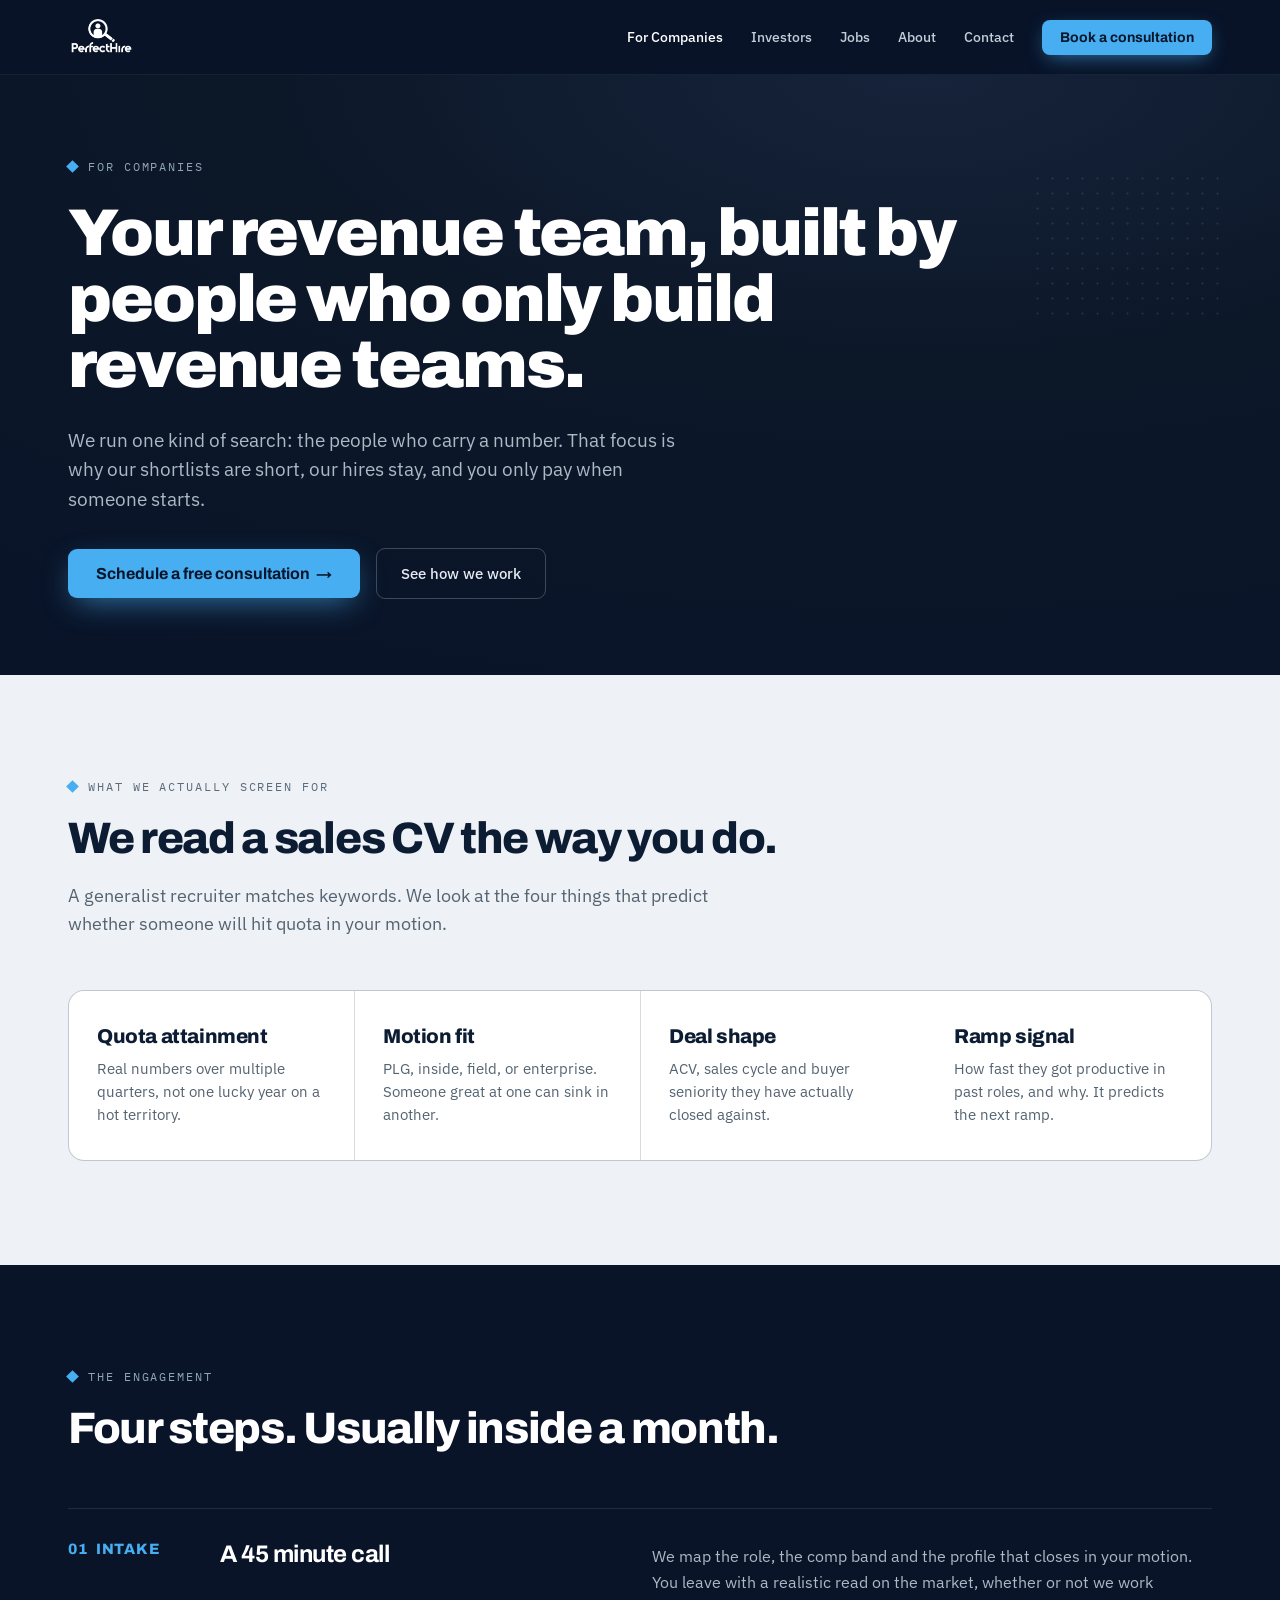
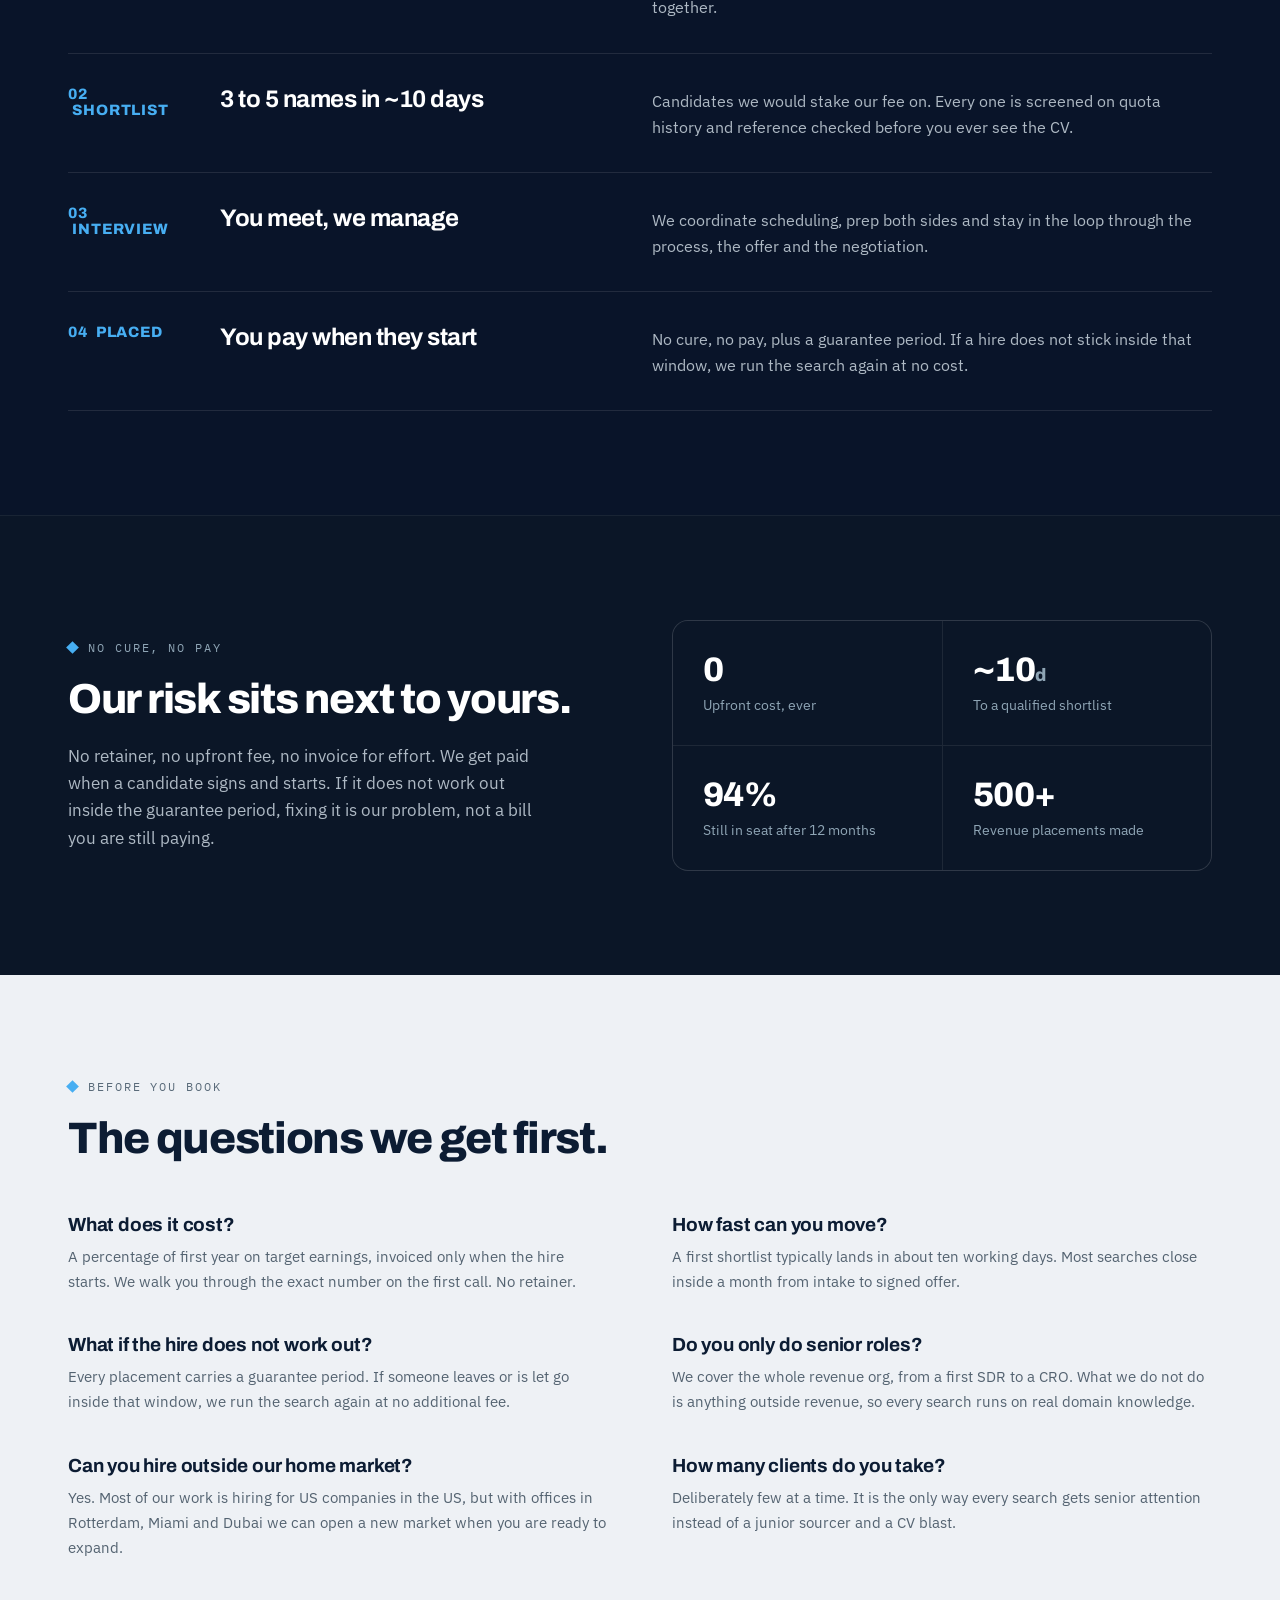
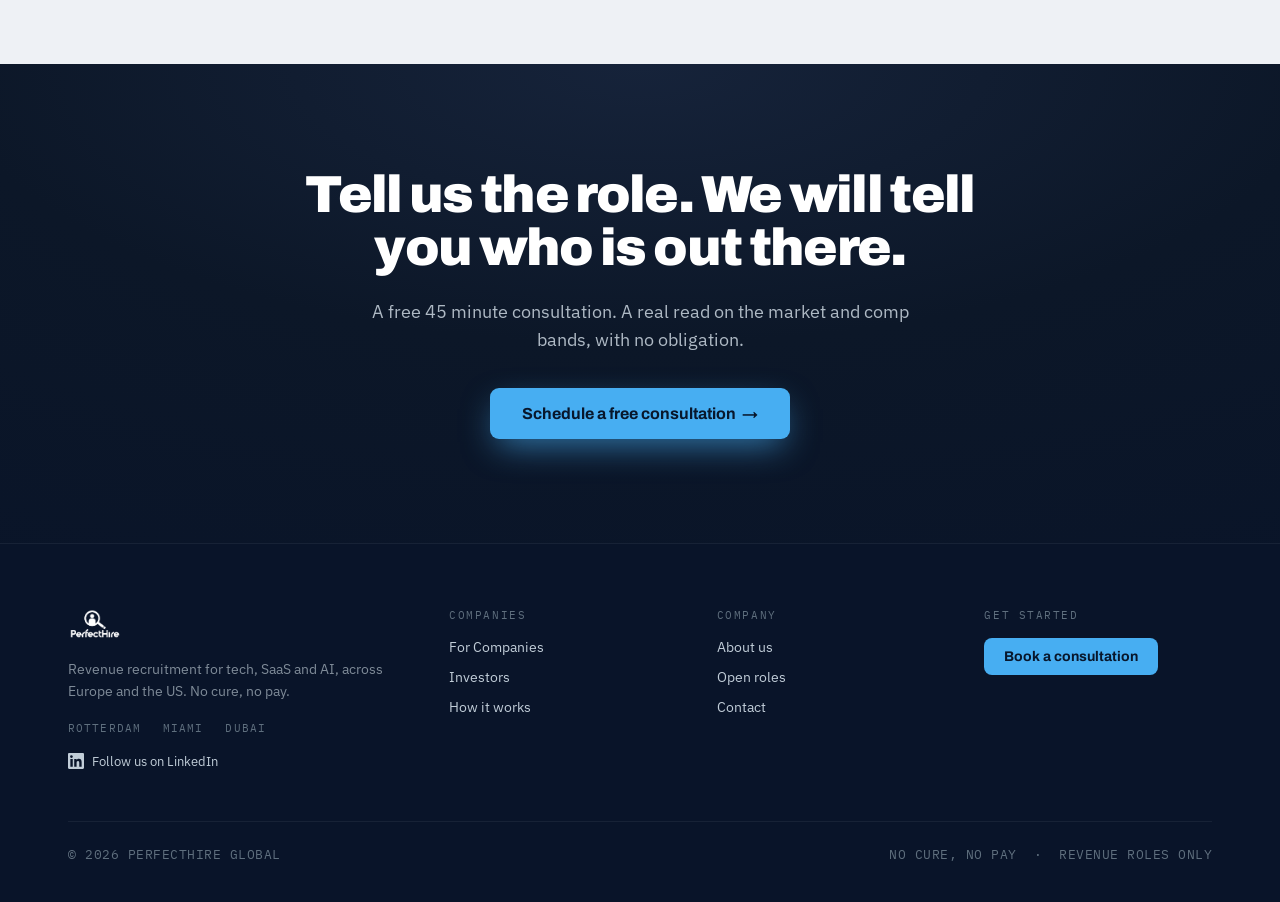
<file: for-companies.html>
<!DOCTYPE html>
<html lang="en">
<head>
<meta charset="utf-8">
<meta name="viewport" content="width=device-width, initial-scale=1">
<title>For Companies · PerfectHire Global</title>
<meta name="description" content="Your revenue team, built by people who only build revenue teams. SDR to CRO for tech, SaaS and AI companies. No cure, no pay.">
<meta property="og:title" content="For Companies · PerfectHire Global">
<meta property="og:description" content="Your revenue team, built by people who only build revenue teams.">
<meta property="og:image" content="https://perfecthireglobal.com/assets/brand-social.png">
<meta property="og:type" content="website">
<link rel="canonical" href="https://perfecthireglobal.com/for-companies.html">
<meta name="robots" content="index, follow">
<meta name="theme-color" content="#091429">
<meta property="og:url" content="https://perfecthireglobal.com/for-companies.html">
<meta property="og:site_name" content="PerfectHire Global">
<meta name="twitter:card" content="summary_large_image">
<meta name="twitter:title" content="For Companies · PerfectHire Global">
<meta name="twitter:description" content="Your revenue team, built by people who only build revenue teams. SDR to CRO for tech, SaaS and AI. No cure, no pay.">
<meta name="twitter:image" content="https://perfecthireglobal.com/assets/brand-social.png">
<link rel="apple-touch-icon" href="assets/logo-navy.png">
<link rel="icon" href="assets/logo-navy.png">
<link rel="preconnect" href="https://fonts.googleapis.com">
<link rel="preconnect" href="https://fonts.gstatic.com" crossorigin>
<link href="https://fonts.googleapis.com/css2?family=Archivo:wght@500;600;700;800;900&family=IBM+Plex+Sans:wght@400;500;600&family=IBM+Plex+Mono:wght@400;500&display=swap" rel="stylesheet">
<link rel="stylesheet" href="css/styles.css">
</head>
<body>

<div style="--accent:#47AEF2;width:100%;background:#091429;color:#fff;font-family:'IBM Plex Sans',sans-serif;">

  <!-- NAV -->
  <div style="position:sticky;top:0;z-index:50;background:rgba(9,20,41,.82);backdrop-filter:blur(12px);border-bottom:1px solid rgba(255,255,255,.06);">
    <div style="max-width:1240px;margin:0 auto;display:flex;align-items:center;justify-content:space-between;padding:16px 48px;">
      <a href="index.html" style="display:flex;align-items:center;gap:10px;text-decoration:none;">
        <img src="assets/logo-white.png" alt="PerfectHire" style="height:42px;width:auto;display:block;">
      </a>
      <button class="ph-nav-toggle" aria-label="Open menu"><span></span><span></span><span></span></button>
      <div class="ph-nav-links" style="display:flex;gap:28px;align-items:center;font-size:14px;color:#c1cdd8;font-weight:500;">
        <a href="for-companies.html" style="color:#fff;text-decoration:none;">For Companies</a>
        <a href="investors.html" style="color:#c1cdd8;text-decoration:none;">Investors</a>
        <a href="jobs.html" style="color:#c1cdd8;text-decoration:none;">Jobs</a>
        <a href="about.html" style="color:#c1cdd8;text-decoration:none;">About</a>
        <a href="contact.html" style="color:#c1cdd8;text-decoration:none;">Contact</a>
        <a href="https://calendly.com/perfecthire/introduction-call-perfecthireglobal" target="_blank" rel="noopener" style="background:var(--accent,#47AEF2);color:#08172c;font-family:'Archivo',sans-serif;font-weight:700;padding:10px 18px;border-radius:8px;font-size:14px;box-shadow:0 6px 20px -6px rgba(71,174,242,.7);text-decoration:none;">Book a consultation</a>
      </div>
    </div>
  </div>

  <!-- HERO -->
  <section style="position:relative;overflow:hidden;background:radial-gradient(125% 115% at 72% 0%, #16233a 0%, #0c1728 42%, #091429 100%);padding:84px 0 76px;">
    <div style="position:absolute;top:96px;right:calc(50% - 620px + 40px);width:190px;height:150px;background-image:radial-gradient(circle, rgba(255,255,255,.14) 1.1px, transparent 1.2px);background-size:15px 15px;opacity:.5;pointer-events:none;"></div>
    <div style="max-width:1240px;margin:0 auto;padding:0 48px;position:relative;z-index:2;">
      <div style="display:flex;align-items:center;gap:11px;font-family:'IBM Plex Mono',monospace;font-size:12px;letter-spacing:.16em;color:#8fa5b5;margin-bottom:26px;">
        <span style="width:9px;height:9px;background:var(--accent,#47AEF2);display:inline-block;transform:rotate(45deg);"></span>
        FOR COMPANIES
      </div>
      <h1 style="font-family:'Archivo',sans-serif;font-weight:900;font-size:66px;line-height:1;letter-spacing:-.032em;margin:0;max-width:960px;">
        Your revenue team, built by people who only build revenue teams.
      </h1>
      <p style="font-size:19px;line-height:1.55;color:#aeb9c4;max-width:620px;margin:28px 0 0;">
        We run one kind of search: the people who carry a number. That focus is why our shortlists are short, our hires stay, and you only pay when someone starts.
      </p>
      <div style="display:flex;align-items:center;gap:16px;margin-top:34px;">
        <a href="https://calendly.com/perfecthire/introduction-call-perfecthireglobal" target="_blank" rel="noopener" style="background:var(--accent,#47AEF2);color:#08172c;font-family:'Archivo',sans-serif;font-weight:700;font-size:16px;padding:16px 28px;border-radius:9px;box-shadow:0 10px 30px -8px rgba(71,174,242,.65);text-decoration:none;">Schedule a free consultation &nbsp;&rarr;</a>
        <a href="#how" style="border:1px solid rgba(255,255,255,.22);color:#e4eaf0;font-weight:500;font-size:15px;padding:15px 24px;border-radius:9px;text-decoration:none;">See how we work</a>
      </div>
    </div>
  </section>

  <!-- WHAT WE SCREEN FOR -->
  <section style="background:#eef1f5;color:#0c1c33;">
    <div style="max-width:1240px;margin:0 auto;padding:104px 48px;">
      <div style="display:flex;align-items:center;gap:11px;font-family:'IBM Plex Mono',monospace;font-size:12px;letter-spacing:.16em;color:#5a6b7a;margin-bottom:22px;">
        <span style="width:9px;height:9px;background:var(--accent,#47AEF2);display:inline-block;transform:rotate(45deg);"></span>
        WHAT WE ACTUALLY SCREEN FOR
      </div>
      <h2 style="font-family:'Archivo',sans-serif;font-weight:800;font-size:44px;line-height:1.04;letter-spacing:-.03em;margin:0;max-width:800px;">
        We read a sales CV the way you do.
      </h2>
      <p style="font-size:18px;line-height:1.55;color:#546371;max-width:640px;margin:20px 0 0;">
        A generalist recruiter matches keywords. We look at the four things that predict whether someone will hit quota in your motion.
      </p>
      <div style="display:grid;grid-template-columns:repeat(4,1fr);gap:1px;background:rgba(12,28,51,.1);border:1px solid rgba(12,28,51,.1);border-radius:16px;overflow:hidden;margin-top:52px;">
        <div style="background:#fff;padding:34px 28px;"><div style="font-family:'Archivo',sans-serif;font-weight:800;font-size:20px;letter-spacing:-.02em;margin-bottom:10px;">Quota attainment</div><div style="font-size:14.5px;color:#546371;line-height:1.6;">Real numbers over multiple quarters, not one lucky year on a hot territory.</div></div>
        <div style="background:#fff;padding:34px 28px;"><div style="font-family:'Archivo',sans-serif;font-weight:800;font-size:20px;letter-spacing:-.02em;margin-bottom:10px;">Motion fit</div><div style="font-size:14.5px;color:#546371;line-height:1.6;">PLG, inside, field, or enterprise. Someone great at one can sink in another.</div></div>
        <div style="background:#fff;padding:34px 28px;"><div style="font-family:'Archivo',sans-serif;font-weight:800;font-size:20px;letter-spacing:-.02em;margin-bottom:10px;">Deal shape</div><div style="font-size:14.5px;color:#546371;line-height:1.6;">ACV, sales cycle and buyer seniority they have actually closed against.</div></div>
        <div style="background:#fff;padding:34px 28px;"><div style="font-family:'Archivo',sans-serif;font-weight:800;font-size:20px;letter-spacing:-.02em;margin-bottom:10px;">Ramp signal</div><div style="font-size:14.5px;color:#546371;line-height:1.6;">How fast they got productive in past roles, and why. It predicts the next ramp.</div></div>
      </div>
    </div>
  </section>

  <!-- HOW IT WORKS (detailed) -->
  <section id="how" style="background:#091429;scroll-margin-top:80px;">
    <div style="max-width:1240px;margin:0 auto;padding:104px 48px;">
      <div style="display:flex;align-items:center;gap:11px;font-family:'IBM Plex Mono',monospace;font-size:12px;letter-spacing:.16em;color:#8fa5b5;margin-bottom:22px;">
        <span style="width:9px;height:9px;background:var(--accent,#47AEF2);display:inline-block;transform:rotate(45deg);"></span>
        THE ENGAGEMENT
      </div>
      <h2 style="font-family:'Archivo',sans-serif;font-weight:800;font-size:44px;line-height:1.04;letter-spacing:-.03em;margin:0 0 56px;max-width:800px;">
        Four steps. Usually inside a month.
      </h2>
      <div style="display:flex;flex-direction:column;gap:0;">
        <div style="display:grid;grid-template-columns:120px 1fr;gap:32px;padding:32px 0;border-top:1px solid rgba(255,255,255,.1);">
          <div style="font-family:'Archivo',sans-serif;font-weight:800;font-size:15px;color:var(--accent,#47AEF2);letter-spacing:.06em;">01 &nbsp;INTAKE</div>
          <div style="display:grid;grid-template-columns:1fr 1.4fr;gap:32px;align-items:baseline;">
            <h3 style="font-family:'Archivo',sans-serif;font-weight:700;font-size:24px;letter-spacing:-.02em;margin:0;">A 45 minute call</h3>
            <p style="font-size:15.5px;line-height:1.65;color:#aeb9c4;margin:0;">We map the role, the comp band and the profile that closes in your motion. You leave with a realistic read on the market, whether or not we work together.</p>
          </div>
        </div>
        <div style="display:grid;grid-template-columns:120px 1fr;gap:32px;padding:32px 0;border-top:1px solid rgba(255,255,255,.1);">
          <div style="font-family:'Archivo',sans-serif;font-weight:800;font-size:15px;color:var(--accent,#47AEF2);letter-spacing:.06em;">02 &nbsp;SHORTLIST</div>
          <div style="display:grid;grid-template-columns:1fr 1.4fr;gap:32px;align-items:baseline;">
            <h3 style="font-family:'Archivo',sans-serif;font-weight:700;font-size:24px;letter-spacing:-.02em;margin:0;">3 to 5 names in ~10 days</h3>
            <p style="font-size:15.5px;line-height:1.65;color:#aeb9c4;margin:0;">Candidates we would stake our fee on. Every one is screened on quota history and reference checked before you ever see the CV.</p>
          </div>
        </div>
        <div style="display:grid;grid-template-columns:120px 1fr;gap:32px;padding:32px 0;border-top:1px solid rgba(255,255,255,.1);">
          <div style="font-family:'Archivo',sans-serif;font-weight:800;font-size:15px;color:var(--accent,#47AEF2);letter-spacing:.06em;">03 &nbsp;INTERVIEW</div>
          <div style="display:grid;grid-template-columns:1fr 1.4fr;gap:32px;align-items:baseline;">
            <h3 style="font-family:'Archivo',sans-serif;font-weight:700;font-size:24px;letter-spacing:-.02em;margin:0;">You meet, we manage</h3>
            <p style="font-size:15.5px;line-height:1.65;color:#aeb9c4;margin:0;">We coordinate scheduling, prep both sides and stay in the loop through the process, the offer and the negotiation.</p>
          </div>
        </div>
        <div style="display:grid;grid-template-columns:120px 1fr;gap:32px;padding:32px 0;border-top:1px solid rgba(255,255,255,.1);border-bottom:1px solid rgba(255,255,255,.1);">
          <div style="font-family:'Archivo',sans-serif;font-weight:800;font-size:15px;color:var(--accent,#47AEF2);letter-spacing:.06em;">04 &nbsp;PLACED</div>
          <div style="display:grid;grid-template-columns:1fr 1.4fr;gap:32px;align-items:baseline;">
            <h3 style="font-family:'Archivo',sans-serif;font-weight:700;font-size:24px;letter-spacing:-.02em;margin:0;">You pay when they start</h3>
            <p style="font-size:15.5px;line-height:1.65;color:#aeb9c4;margin:0;">No cure, no pay, plus a guarantee period. If a hire does not stick inside that window, we run the search again at no cost.</p>
          </div>
        </div>
      </div>
    </div>
  </section>

  <!-- RISK REVERSAL -->
  <section style="background:#0b1627;border-top:1px solid rgba(255,255,255,.06);">
    <div style="max-width:1240px;margin:0 auto;padding:104px 48px;">
      <div style="display:grid;grid-template-columns:1fr 1fr;gap:64px;align-items:center;">
        <div>
          <div style="display:flex;align-items:center;gap:11px;font-family:'IBM Plex Mono',monospace;font-size:12px;letter-spacing:.16em;color:#8fa5b5;margin-bottom:22px;">
            <span style="width:9px;height:9px;background:var(--accent,#47AEF2);display:inline-block;transform:rotate(45deg);"></span>
            NO CURE, NO PAY
          </div>
          <h2 style="font-family:'Archivo',sans-serif;font-weight:800;font-size:42px;line-height:1.05;letter-spacing:-.03em;margin:0;">
            Our risk sits next to yours.
          </h2>
          <p style="font-size:17px;line-height:1.6;color:#aeb9c4;margin:22px 0 0;max-width:480px;">
            No retainer, no upfront fee, no invoice for effort. We get paid when a candidate signs and starts. If it does not work out inside the guarantee period, fixing it is our problem, not a bill you are still paying.
          </p>
        </div>
        <div style="display:grid;grid-template-columns:1fr 1fr;gap:1px;background:rgba(255,255,255,.08);border:1px solid rgba(255,255,255,.08);border-radius:16px;overflow:hidden;">
          <div style="background:#0b1627;padding:30px;"><div style="font-family:'Archivo',sans-serif;font-weight:800;font-size:34px;letter-spacing:-.02em;">0</div><div style="font-size:13.5px;color:#8fa5b5;margin-top:8px;line-height:1.4;">Upfront cost, ever</div></div>
          <div style="background:#0b1627;padding:30px;"><div style="font-family:'Archivo',sans-serif;font-weight:800;font-size:34px;letter-spacing:-.02em;">~10<span style="font-size:18px;color:#8fa5b5;">d</span></div><div style="font-size:13.5px;color:#8fa5b5;margin-top:8px;line-height:1.4;">To a qualified shortlist</div></div>
          <div style="background:#0b1627;padding:30px;"><div style="font-family:'Archivo',sans-serif;font-weight:800;font-size:34px;letter-spacing:-.02em;">94%</div><div style="font-size:13.5px;color:#8fa5b5;margin-top:8px;line-height:1.4;">Still in seat after 12 months</div></div>
          <div style="background:#0b1627;padding:30px;"><div style="font-family:'Archivo',sans-serif;font-weight:800;font-size:34px;letter-spacing:-.02em;">500+</div><div style="font-size:13.5px;color:#8fa5b5;margin-top:8px;line-height:1.4;">Revenue placements made</div></div>
        </div>
      </div>
    </div>
  </section>

  <!-- FAQ -->
  <section style="background:#eef1f5;color:#0c1c33;">
    <div style="max-width:1240px;margin:0 auto;padding:104px 48px;">
      <div style="display:flex;align-items:center;gap:11px;font-family:'IBM Plex Mono',monospace;font-size:12px;letter-spacing:.16em;color:#5a6b7a;margin-bottom:22px;">
        <span style="width:9px;height:9px;background:var(--accent,#47AEF2);display:inline-block;transform:rotate(45deg);"></span>
        BEFORE YOU BOOK
      </div>
      <h2 style="font-family:'Archivo',sans-serif;font-weight:800;font-size:44px;line-height:1.04;letter-spacing:-.03em;margin:0 0 52px;max-width:700px;">
        The questions we get first.
      </h2>
      <div style="display:grid;grid-template-columns:1fr 1fr;gap:40px 64px;">
        <div>
          <h3 style="font-family:'Archivo',sans-serif;font-weight:700;font-size:19px;margin:0 0 10px;letter-spacing:-.01em;">What does it cost?</h3>
          <p style="font-size:15px;line-height:1.65;color:#546371;margin:0;">A percentage of first year on target earnings, invoiced only when the hire starts. We walk you through the exact number on the first call. No retainer.</p>
        </div>
        <div>
          <h3 style="font-family:'Archivo',sans-serif;font-weight:700;font-size:19px;margin:0 0 10px;letter-spacing:-.01em;">How fast can you move?</h3>
          <p style="font-size:15px;line-height:1.65;color:#546371;margin:0;">A first shortlist typically lands in about ten working days. Most searches close inside a month from intake to signed offer.</p>
        </div>
        <div>
          <h3 style="font-family:'Archivo',sans-serif;font-weight:700;font-size:19px;margin:0 0 10px;letter-spacing:-.01em;">What if the hire does not work out?</h3>
          <p style="font-size:15px;line-height:1.65;color:#546371;margin:0;">Every placement carries a guarantee period. If someone leaves or is let go inside that window, we run the search again at no additional fee.</p>
        </div>
        <div>
          <h3 style="font-family:'Archivo',sans-serif;font-weight:700;font-size:19px;margin:0 0 10px;letter-spacing:-.01em;">Do you only do senior roles?</h3>
          <p style="font-size:15px;line-height:1.65;color:#546371;margin:0;">We cover the whole revenue org, from a first SDR to a CRO. What we do not do is anything outside revenue, so every search runs on real domain knowledge.</p>
        </div>
        <div>
          <h3 style="font-family:'Archivo',sans-serif;font-weight:700;font-size:19px;margin:0 0 10px;letter-spacing:-.01em;">Can you hire outside our home market?</h3>
          <p style="font-size:15px;line-height:1.65;color:#546371;margin:0;">Yes. Most of our work is hiring for US companies in the US, but with offices in Rotterdam, Miami and Dubai we can open a new market when you are ready to expand.</p>
        </div>
        <div>
          <h3 style="font-family:'Archivo',sans-serif;font-weight:700;font-size:19px;margin:0 0 10px;letter-spacing:-.01em;">How many clients do you take?</h3>
          <p style="font-size:15px;line-height:1.65;color:#546371;margin:0;">Deliberately few at a time. It is the only way every search gets senior attention instead of a junior sourcer and a CV blast.</p>
        </div>
      </div>
    </div>
  </section>

  <!-- CTA -->
  <section style="position:relative;overflow:hidden;background:radial-gradient(120% 130% at 50% 0%, #16233a 0%, #0c1728 45%, #091429 100%);">
    <div style="max-width:1240px;margin:0 auto;padding:104px 48px;text-align:center;">
      <h2 style="font-family:'Archivo',sans-serif;font-weight:900;font-size:52px;line-height:1.02;letter-spacing:-.032em;margin:0 auto;max-width:760px;">
        Tell us the role. We will tell you who is out there.
      </h2>
      <p style="font-size:18px;line-height:1.55;color:#aeb9c4;max-width:580px;margin:24px auto 0;">
        A free 45 minute consultation. A real read on the market and comp bands, with no obligation.
      </p>
      <div style="margin-top:34px;">
        <a href="https://calendly.com/perfecthire/introduction-call-perfecthireglobal" target="_blank" rel="noopener" style="background:var(--accent,#47AEF2);color:#08172c;font-family:'Archivo',sans-serif;font-weight:700;font-size:16px;padding:17px 32px;border-radius:9px;box-shadow:0 12px 34px -8px rgba(71,174,242,.7);text-decoration:none;display:inline-block;">Schedule a free consultation &nbsp;&rarr;</a>
      </div>
    </div>
  </section>

  <!-- FOOTER -->
  <footer style="background:#091429;border-top:1px solid rgba(255,255,255,.06);">
    <div style="max-width:1240px;margin:0 auto;padding:64px 48px 40px;">
      <div style="display:grid;grid-template-columns:1.5fr 1fr 1fr 1fr;gap:40px;">
        <div style="max-width:320px;">
          <img src="assets/logo-white.png" alt="PerfectHire" style="height:34px;width:auto;display:block;margin-bottom:16px;">
          <p style="font-size:14px;color:#7f8b98;line-height:1.6;margin:0 0 18px;">Revenue recruitment for tech, SaaS and AI, across Europe and the US. No cure, no pay.</p>
          <div style="display:flex;gap:22px;font-family:'IBM Plex Mono',monospace;font-size:11px;letter-spacing:.1em;color:#5f6f7e;"><span>ROTTERDAM</span><span>MIAMI</span><span>DUBAI</span></div>
          <a href="https://www.linkedin.com/company/perfecthire-1/" target="_blank" rel="noopener" aria-label="PerfectHire on LinkedIn" style="display:inline-flex;align-items:center;gap:8px;margin-top:18px;font-size:13px;color:#c1cdd8;text-decoration:none;"><svg width="16" height="16" viewBox="0 0 24 24" fill="currentColor" aria-hidden="true" style="flex:none;"><path d="M20.45 20.45h-3.56v-5.57c0-1.33-.02-3.04-1.85-3.04-1.85 0-2.14 1.45-2.14 2.94v5.67H9.34V9h3.42v1.56h.05c.48-.9 1.64-1.85 3.37-1.85 3.6 0 4.27 2.37 4.27 5.46v6.28zM5.34 7.43a2.07 2.07 0 1 1 0-4.13 2.07 2.07 0 0 1 0 4.13zM7.12 20.45H3.56V9h3.56v11.45zM22.22 0H1.77C.79 0 0 .77 0 1.72v20.56C0 23.23.79 24 1.77 24h20.45c.98 0 1.78-.77 1.78-1.72V1.72C24 .77 23.2 0 22.22 0z"/></svg> Follow us on LinkedIn</a>
        </div>
        <div>
          <div style="font-family:'IBM Plex Mono',monospace;font-size:11px;letter-spacing:.14em;color:#5f6f7e;margin-bottom:16px;">COMPANIES</div>
          <div style="display:flex;flex-direction:column;gap:12px;font-size:14px;">
            <a href="for-companies.html" style="color:#c1cdd8;text-decoration:none;">For Companies</a>
            <a href="investors.html" style="color:#c1cdd8;text-decoration:none;">Investors</a>
            <a href="for-companies.html#how" style="color:#c1cdd8;text-decoration:none;">How it works</a>
          </div>
        </div>
        <div>
          <div style="font-family:'IBM Plex Mono',monospace;font-size:11px;letter-spacing:.14em;color:#5f6f7e;margin-bottom:16px;">COMPANY</div>
          <div style="display:flex;flex-direction:column;gap:12px;font-size:14px;">
            <a href="about.html" style="color:#c1cdd8;text-decoration:none;">About us</a>
            <a href="jobs.html" style="color:#c1cdd8;text-decoration:none;">Open roles</a>
            <a href="contact.html" style="color:#c1cdd8;text-decoration:none;">Contact</a>
          </div>
        </div>
        <div>
          <div style="font-family:'IBM Plex Mono',monospace;font-size:11px;letter-spacing:.14em;color:#5f6f7e;margin-bottom:16px;">GET STARTED</div>
          <a href="https://calendly.com/perfecthire/introduction-call-perfecthireglobal" target="_blank" rel="noopener" style="display:inline-block;background:var(--accent,#47AEF2);color:#08172c;font-family:'Archivo',sans-serif;font-weight:700;font-size:14px;padding:11px 20px;border-radius:8px;text-decoration:none;">Book a consultation</a>
        </div>
      </div>
      <div style="margin-top:48px;padding-top:24px;border-top:1px solid rgba(255,255,255,.06);display:flex;justify-content:space-between;flex-wrap:wrap;gap:12px;font-size:12.5px;color:#5f6f7e;font-family:'IBM Plex Mono',monospace;letter-spacing:.04em;">
        <span>&copy; 2026 PERFECTHIRE GLOBAL</span>
        <span>NO CURE, NO PAY &nbsp;&middot;&nbsp; REVENUE ROLES ONLY</span>
      </div>
    </div>
  </footer>

</div>

<script src="js/main.js"></script>
</body>
</html>
</file>
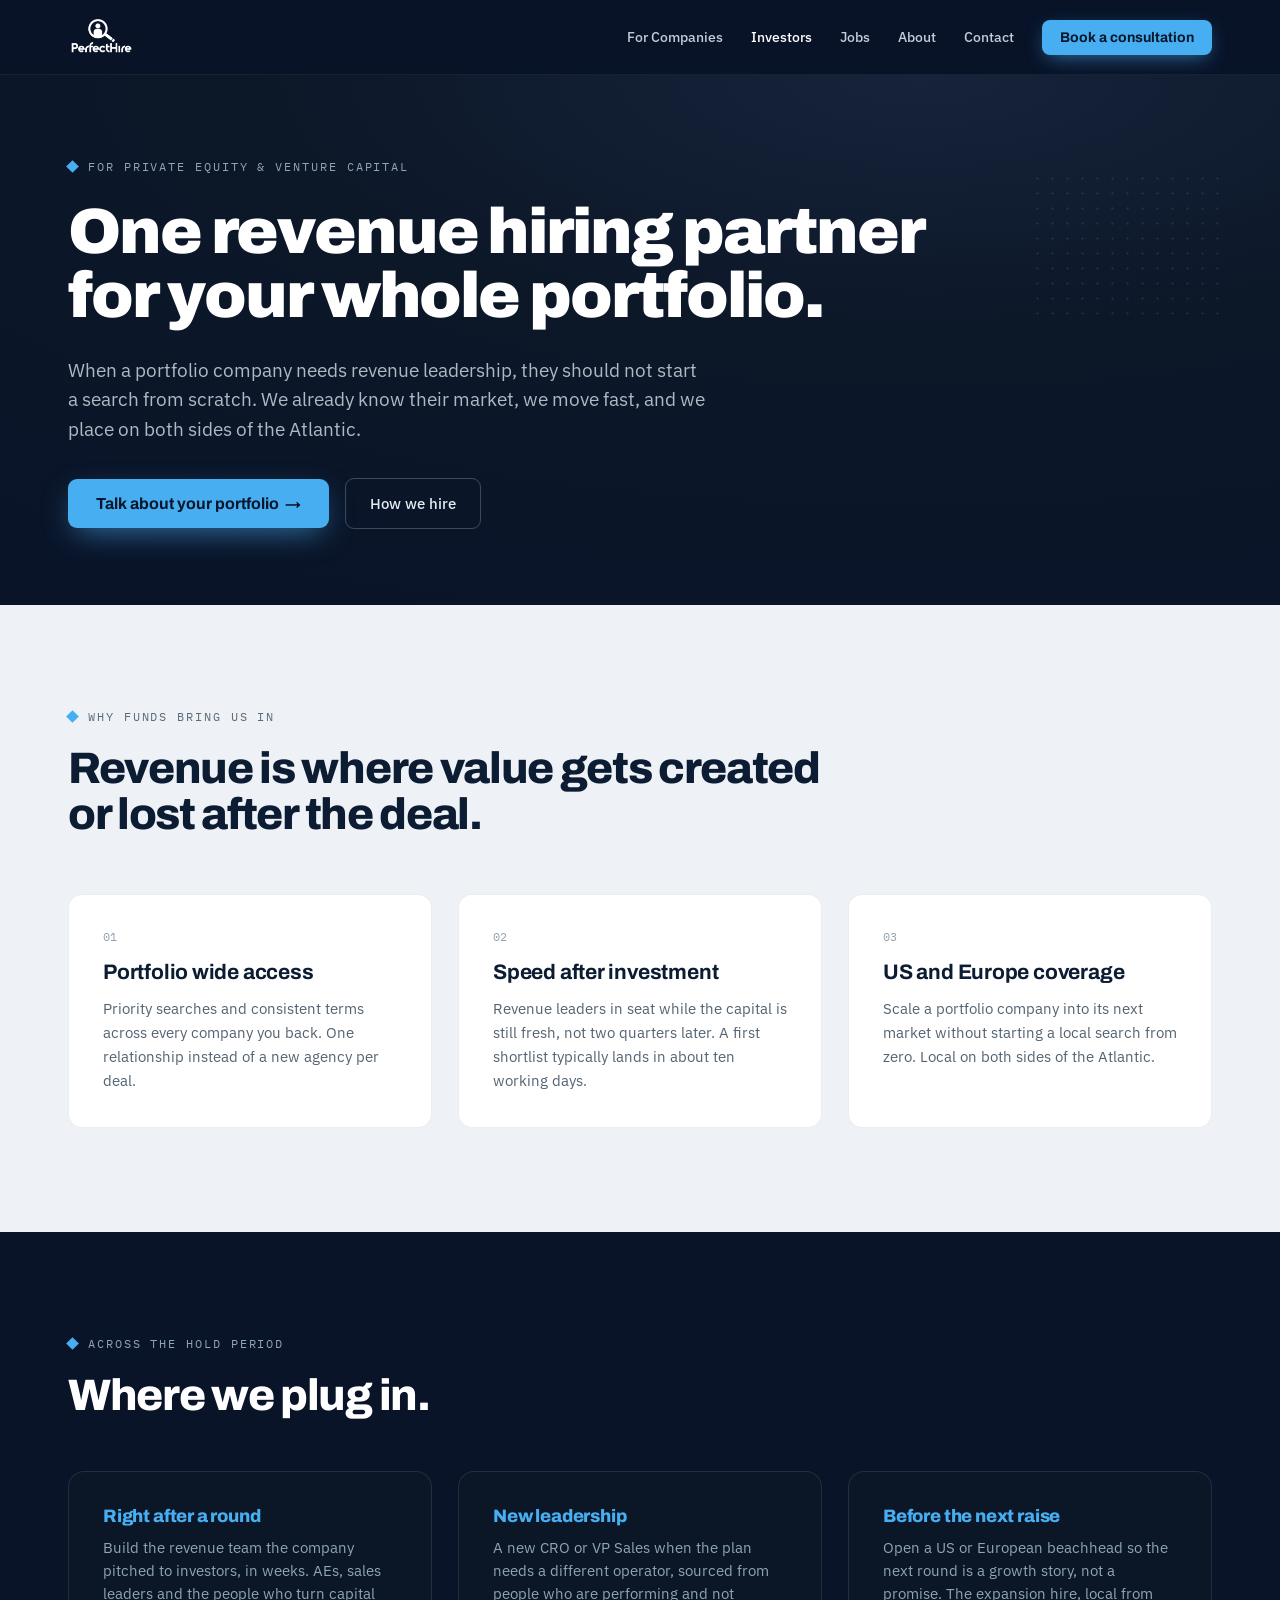
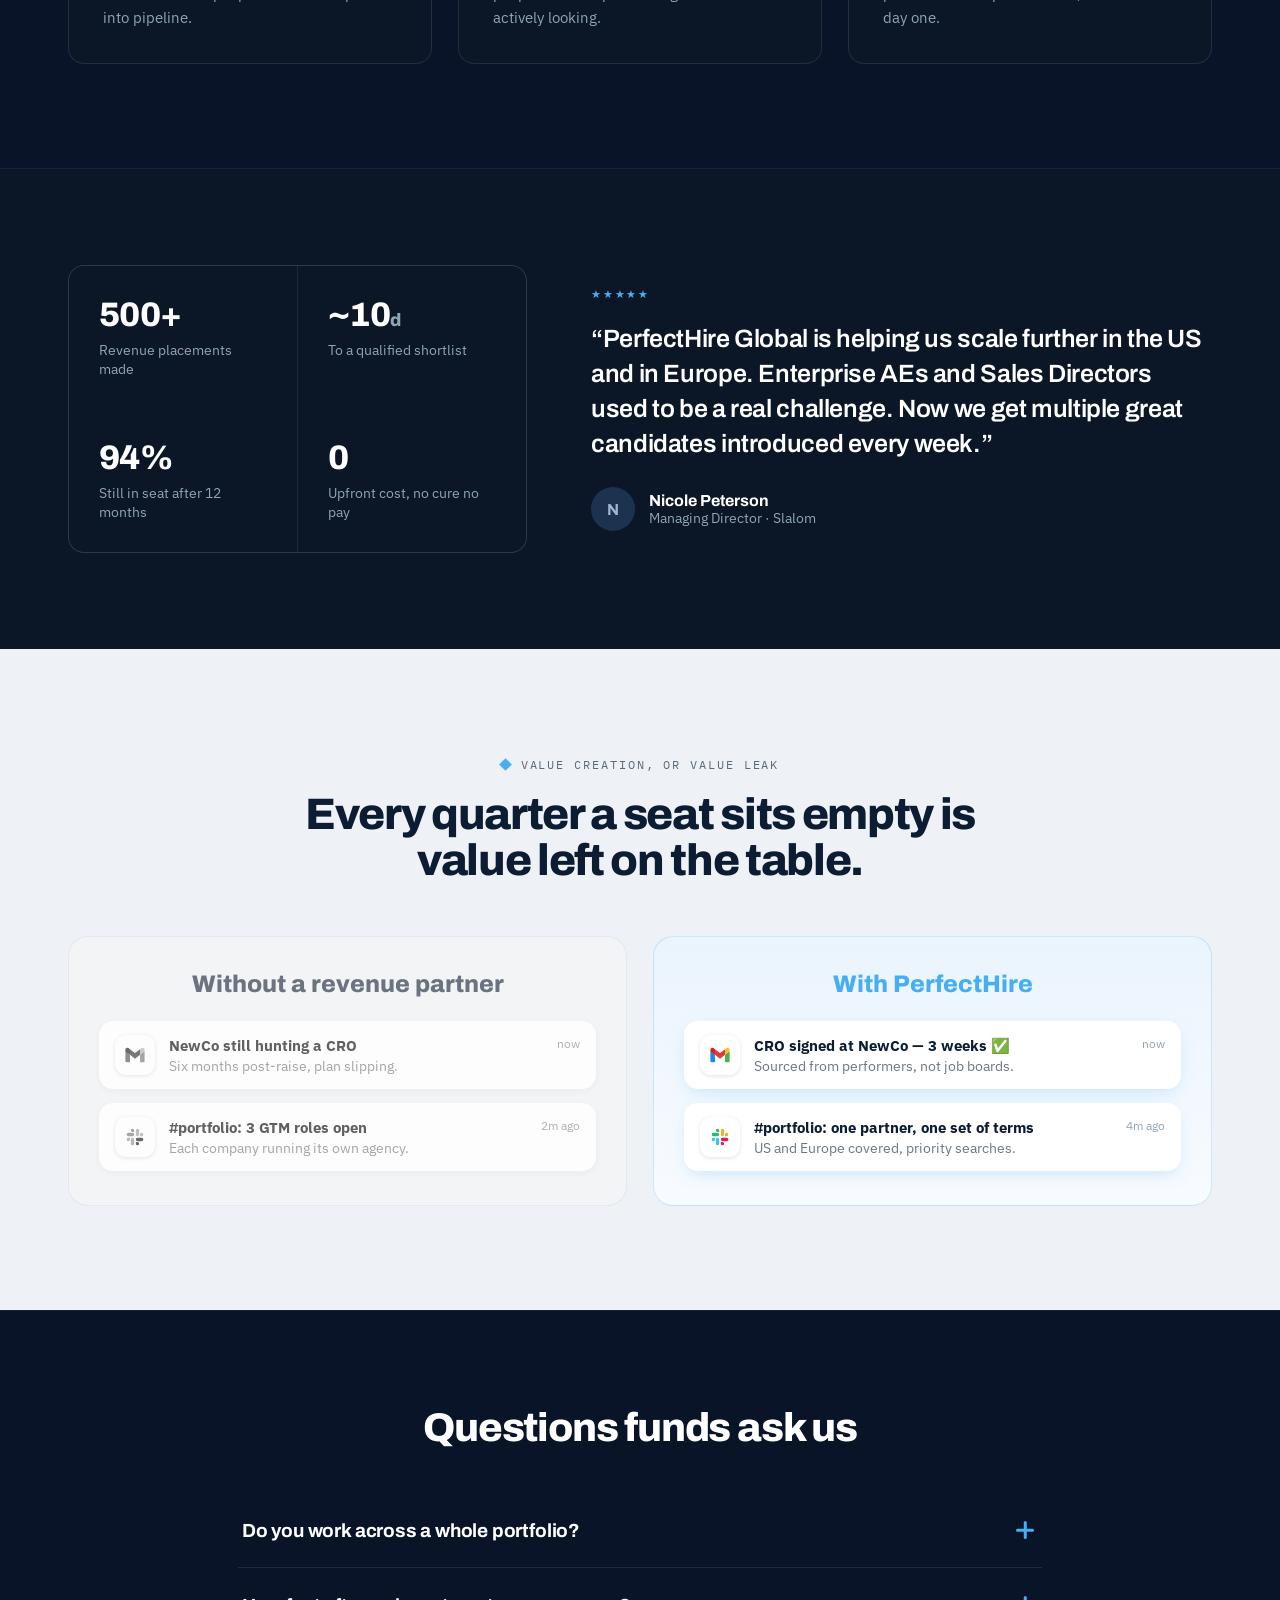
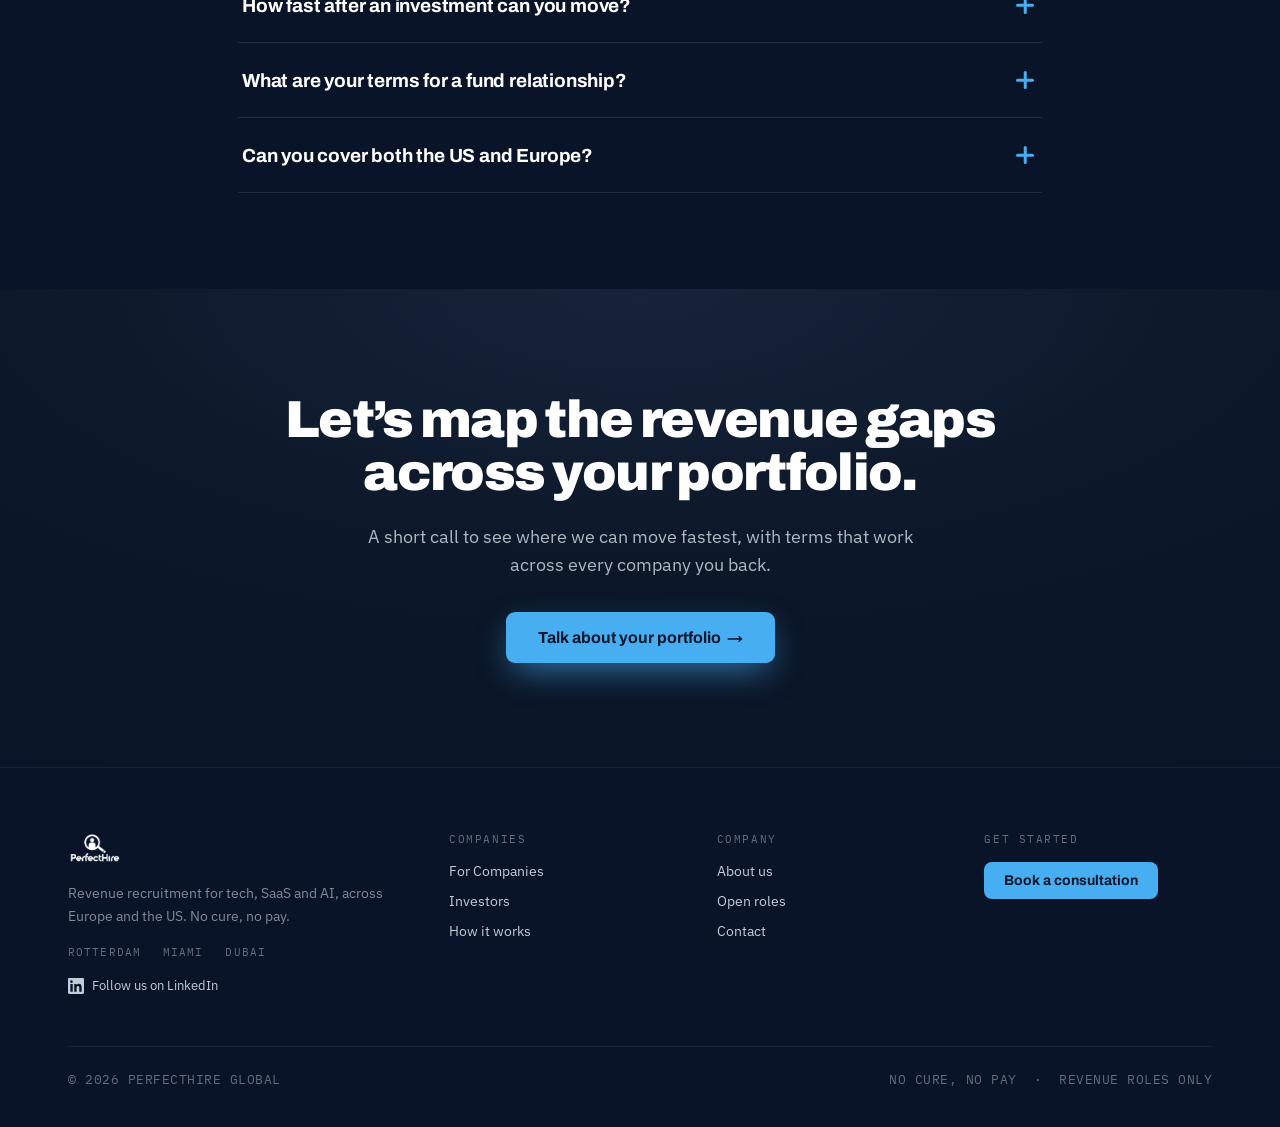
<file: investors.html>
<!DOCTYPE html>
<html lang="en">
<head>
<meta charset="utf-8">
<meta name="viewport" content="width=device-width, initial-scale=1">
<title>For Investors · PerfectHire Global</title>
<meta name="description" content="One revenue hiring partner for your whole portfolio. Priority searches, speed after investment, and coverage across the US and Europe.">
<meta property="og:title" content="For Investors · PerfectHire Global">
<meta property="og:description" content="One revenue hiring partner for your whole portfolio.">
<meta property="og:image" content="https://perfecthireglobal.com/assets/brand-social.png">
<meta property="og:type" content="website">
<link rel="canonical" href="https://perfecthireglobal.com/investors.html">
<meta name="robots" content="index, follow">
<meta name="theme-color" content="#091429">
<meta property="og:url" content="https://perfecthireglobal.com/investors.html">
<meta property="og:site_name" content="PerfectHire Global">
<meta name="twitter:card" content="summary_large_image">
<meta name="twitter:title" content="For Investors · PerfectHire Global">
<meta name="twitter:description" content="One revenue hiring partner for your whole portfolio. Priority searches and coverage across the US and Europe.">
<meta name="twitter:image" content="https://perfecthireglobal.com/assets/brand-social.png">
<link rel="apple-touch-icon" href="assets/logo-navy.png">
<link rel="icon" href="assets/logo-navy.png">
<link rel="preconnect" href="https://fonts.googleapis.com">
<link rel="preconnect" href="https://fonts.gstatic.com" crossorigin>
<link href="https://fonts.googleapis.com/css2?family=Archivo:wght@500;600;700;800;900&family=IBM+Plex+Sans:wght@400;500;600&family=IBM+Plex+Mono:wght@400;500&display=swap" rel="stylesheet">
<link rel="stylesheet" href="css/styles.css">
</head>
<body>

<div style="--accent:#47AEF2;width:100%;background:#091429;color:#fff;font-family:'IBM Plex Sans',sans-serif;">

  <!-- NAV -->
  <div style="position:sticky;top:0;z-index:50;background:rgba(9,20,41,.82);backdrop-filter:blur(12px);border-bottom:1px solid rgba(255,255,255,.06);">
    <div style="max-width:1240px;margin:0 auto;display:flex;align-items:center;justify-content:space-between;padding:16px 48px;">
      <a href="index.html" style="display:flex;align-items:center;gap:10px;text-decoration:none;">
        <img src="assets/logo-white.png" alt="PerfectHire" style="height:42px;width:auto;display:block;">
      </a>
      <button class="ph-nav-toggle" aria-label="Open menu"><span></span><span></span><span></span></button>
      <div class="ph-nav-links" style="display:flex;gap:28px;align-items:center;font-size:14px;color:#c1cdd8;font-weight:500;">
        <a href="for-companies.html" style="color:#c1cdd8;text-decoration:none;">For Companies</a>
        <a href="investors.html" style="color:#fff;text-decoration:none;">Investors</a>
        <a href="jobs.html" style="color:#c1cdd8;text-decoration:none;">Jobs</a>
        <a href="about.html" style="color:#c1cdd8;text-decoration:none;">About</a>
        <a href="contact.html" style="color:#c1cdd8;text-decoration:none;">Contact</a>
        <a href="https://calendly.com/perfecthire/introduction-call-perfecthireglobal" target="_blank" rel="noopener" style="background:var(--accent,#47AEF2);color:#08172c;font-family:'Archivo',sans-serif;font-weight:700;padding:10px 18px;border-radius:8px;font-size:14px;box-shadow:0 6px 20px -6px rgba(71,174,242,.7);text-decoration:none;">Book a consultation</a>
      </div>
    </div>
  </div>

  <!-- HERO -->
  <section style="position:relative;overflow:hidden;background:radial-gradient(125% 115% at 72% 0%, #16233a 0%, #0c1728 42%, #091429 100%);padding:84px 0 76px;">
    <div style="position:absolute;top:96px;right:calc(50% - 620px + 40px);width:190px;height:150px;background-image:radial-gradient(circle, rgba(255,255,255,.14) 1.1px, transparent 1.2px);background-size:15px 15px;opacity:.5;pointer-events:none;"></div>
    <div style="max-width:1240px;margin:0 auto;padding:0 48px;position:relative;z-index:2;">
      <div style="display:flex;align-items:center;gap:11px;font-family:'IBM Plex Mono',monospace;font-size:12px;letter-spacing:.16em;color:#8fa5b5;margin-bottom:26px;">
        <span style="width:9px;height:9px;background:var(--accent,#47AEF2);display:inline-block;transform:rotate(45deg);"></span>
        FOR PRIVATE EQUITY &amp; VENTURE CAPITAL
      </div>
      <h1 style="font-family:'Archivo',sans-serif;font-weight:900;font-size:64px;line-height:1;letter-spacing:-.032em;margin:0;max-width:940px;">
        One revenue hiring partner for your whole portfolio.
      </h1>
      <p style="font-size:19px;line-height:1.55;color:#aeb9c4;max-width:640px;margin:28px 0 0;">
        When a portfolio company needs revenue leadership, they should not start a search from scratch. We already know their market, we move fast, and we place on both sides of the Atlantic.
      </p>
      <div style="display:flex;align-items:center;gap:16px;margin-top:34px;">
        <a href="https://calendly.com/perfecthire/introduction-call-perfecthireglobal" target="_blank" rel="noopener" style="background:var(--accent,#47AEF2);color:#08172c;font-family:'Archivo',sans-serif;font-weight:700;font-size:16px;padding:16px 28px;border-radius:9px;box-shadow:0 10px 30px -8px rgba(71,174,242,.65);text-decoration:none;">Talk about your portfolio &nbsp;&rarr;</a>
        <a href="for-companies.html" style="border:1px solid rgba(255,255,255,.22);color:#e4eaf0;font-weight:500;font-size:15px;padding:15px 24px;border-radius:9px;text-decoration:none;">How we hire</a>
      </div>
    </div>
  </section>

  <!-- WHY FUNDS -->
  <section style="background:#eef1f5;color:#0c1c33;">
    <div style="max-width:1240px;margin:0 auto;padding:104px 48px;">
      <div style="display:flex;align-items:center;gap:11px;font-family:'IBM Plex Mono',monospace;font-size:12px;letter-spacing:.16em;color:#5a6b7a;margin-bottom:22px;">
        <span style="width:9px;height:9px;background:var(--accent,#47AEF2);display:inline-block;transform:rotate(45deg);"></span>
        WHY FUNDS BRING US IN
      </div>
      <h2 style="font-family:'Archivo',sans-serif;font-weight:800;font-size:44px;line-height:1.04;letter-spacing:-.03em;margin:0;max-width:780px;">
        Revenue is where value gets created or lost after the deal.
      </h2>
      <div style="display:grid;grid-template-columns:repeat(3,1fr);gap:26px;margin-top:56px;">
        <div style="background:#fff;border:1px solid rgba(12,28,51,.08);border-radius:14px;padding:34px;">
          <div style="font-family:'IBM Plex Mono',monospace;font-size:12px;color:#94a2b0;margin-bottom:16px;">01</div>
          <h3 style="font-family:'Archivo',sans-serif;font-weight:700;font-size:21px;letter-spacing:-.01em;margin:0 0 12px;line-height:1.2;">Portfolio wide access</h3>
          <p style="font-size:15px;line-height:1.6;color:#546371;margin:0;">Priority searches and consistent terms across every company you back. One relationship instead of a new agency per deal.</p>
        </div>
        <div style="background:#fff;border:1px solid rgba(12,28,51,.08);border-radius:14px;padding:34px;">
          <div style="font-family:'IBM Plex Mono',monospace;font-size:12px;color:#94a2b0;margin-bottom:16px;">02</div>
          <h3 style="font-family:'Archivo',sans-serif;font-weight:700;font-size:21px;letter-spacing:-.01em;margin:0 0 12px;line-height:1.2;">Speed after investment</h3>
          <p style="font-size:15px;line-height:1.6;color:#546371;margin:0;">Revenue leaders in seat while the capital is still fresh, not two quarters later. A first shortlist typically lands in about ten working days.</p>
        </div>
        <div style="background:#fff;border:1px solid rgba(12,28,51,.08);border-radius:14px;padding:34px;">
          <div style="font-family:'IBM Plex Mono',monospace;font-size:12px;color:#94a2b0;margin-bottom:16px;">03</div>
          <h3 style="font-family:'Archivo',sans-serif;font-weight:700;font-size:21px;letter-spacing:-.01em;margin:0 0 12px;line-height:1.2;">US and Europe coverage</h3>
          <p style="font-size:15px;line-height:1.6;color:#546371;margin:0;">Scale a portfolio company into its next market without starting a local search from zero. Local on both sides of the Atlantic.</p>
        </div>
      </div>
    </div>
  </section>

  <!-- LIFECYCLE -->
  <section style="background:#091429;">
    <div style="max-width:1240px;margin:0 auto;padding:104px 48px;">
      <div style="display:flex;align-items:center;gap:11px;font-family:'IBM Plex Mono',monospace;font-size:12px;letter-spacing:.16em;color:#8fa5b5;margin-bottom:22px;">
        <span style="width:9px;height:9px;background:var(--accent,#47AEF2);display:inline-block;transform:rotate(45deg);"></span>
        ACROSS THE HOLD PERIOD
      </div>
      <h2 style="font-family:'Archivo',sans-serif;font-weight:800;font-size:44px;line-height:1.04;letter-spacing:-.03em;margin:0 0 52px;max-width:760px;">
        Where we plug in.
      </h2>
      <div style="display:grid;grid-template-columns:repeat(3,1fr);gap:26px;">
        <div style="border:1px solid rgba(255,255,255,.1);border-radius:16px;padding:34px;background:#0b1627;">
          <div style="font-family:'Archivo',sans-serif;font-weight:800;font-size:18px;color:var(--accent,#47AEF2);letter-spacing:-.01em;margin-bottom:10px;">Right after a round</div>
          <p style="font-size:14.5px;color:#8fa5b5;line-height:1.6;margin:0;">Build the revenue team the company pitched to investors, in weeks. AEs, sales leaders and the people who turn capital into pipeline.</p>
        </div>
        <div style="border:1px solid rgba(255,255,255,.1);border-radius:16px;padding:34px;background:#0b1627;">
          <div style="font-family:'Archivo',sans-serif;font-weight:800;font-size:18px;color:var(--accent,#47AEF2);letter-spacing:-.01em;margin-bottom:10px;">New leadership</div>
          <p style="font-size:14.5px;color:#8fa5b5;line-height:1.6;margin:0;">A new CRO or VP Sales when the plan needs a different operator, sourced from people who are performing and not actively looking.</p>
        </div>
        <div style="border:1px solid rgba(255,255,255,.1);border-radius:16px;padding:34px;background:#0b1627;">
          <div style="font-family:'Archivo',sans-serif;font-weight:800;font-size:18px;color:var(--accent,#47AEF2);letter-spacing:-.01em;margin-bottom:10px;">Before the next raise</div>
          <p style="font-size:14.5px;color:#8fa5b5;line-height:1.6;margin:0;">Open a US or European beachhead so the next round is a growth story, not a promise. The expansion hire, local from day one.</p>
        </div>
      </div>
    </div>
  </section>

  <!-- PROOF + QUOTE -->
  <section style="background:#0b1627;border-top:1px solid rgba(255,255,255,.06);">
    <div style="max-width:1240px;margin:0 auto;padding:96px 48px;">
      <div style="display:grid;grid-template-columns:0.85fr 1.15fr;gap:64px;align-items:center;">
        <div style="display:grid;grid-template-columns:1fr 1fr;gap:1px;background:rgba(255,255,255,.08);border:1px solid rgba(255,255,255,.08);border-radius:16px;overflow:hidden;">
          <div style="background:#0b1627;padding:30px;"><div style="font-family:'Archivo',sans-serif;font-weight:800;font-size:34px;letter-spacing:-.02em;">500+</div><div style="font-size:13.5px;color:#8fa5b5;margin-top:8px;line-height:1.4;">Revenue placements made</div></div>
          <div style="background:#0b1627;padding:30px;"><div style="font-family:'Archivo',sans-serif;font-weight:800;font-size:34px;letter-spacing:-.02em;">~10<span style="font-size:18px;color:#8fa5b5;">d</span></div><div style="font-size:13.5px;color:#8fa5b5;margin-top:8px;line-height:1.4;">To a qualified shortlist</div></div>
          <div style="background:#0b1627;padding:30px;"><div style="font-family:'Archivo',sans-serif;font-weight:800;font-size:34px;letter-spacing:-.02em;">94%</div><div style="font-size:13.5px;color:#8fa5b5;margin-top:8px;line-height:1.4;">Still in seat after 12 months</div></div>
          <div style="background:#0b1627;padding:30px;"><div style="font-family:'Archivo',sans-serif;font-weight:800;font-size:34px;letter-spacing:-.02em;">0</div><div style="font-size:13.5px;color:#8fa5b5;margin-top:8px;line-height:1.4;">Upfront cost, no cure no pay</div></div>
        </div>
        <div>
          <div style="font-family:'IBM Plex Mono',monospace;font-size:11px;letter-spacing:.16em;color:var(--accent,#47AEF2);margin-bottom:20px;">&#9733;&#9733;&#9733;&#9733;&#9733;</div>
          <div style="font-family:'Archivo',sans-serif;font-weight:600;font-size:25px;line-height:1.4;letter-spacing:-.015em;">
            &ldquo;PerfectHire Global is helping us scale further in the US and in Europe. Enterprise AEs and Sales Directors used to be a real challenge. Now we get multiple great candidates introduced every week.&rdquo;
          </div>
          <div style="display:flex;align-items:center;gap:14px;margin-top:26px;">
            <div style="width:44px;height:44px;border-radius:50%;background:#1c3350;display:flex;align-items:center;justify-content:center;font-family:'Archivo',sans-serif;font-weight:700;font-size:16px;color:#9db6cc;">N</div>
            <div>
              <div style="font-family:'Archivo',sans-serif;font-weight:700;font-size:16px;">Nicole Peterson</div>
              <div style="font-size:13.5px;color:#8fa5b5;">Managing Director &middot; Slalom</div>
            </div>
          </div>
        </div>
      </div>
    </div>
  </section>

  <!-- WITHOUT / WITH (portfolio) -->
  <section style="background:#eef1f5;color:#0c1c33;">
    <div style="max-width:1240px;margin:0 auto;padding:104px 48px;">
      <div style="text-align:center;max-width:720px;margin:0 auto 52px;">
        <div style="display:inline-flex;align-items:center;gap:11px;font-family:'IBM Plex Mono',monospace;font-size:12px;letter-spacing:.16em;color:#5a6b7a;margin-bottom:20px;">
          <span style="width:9px;height:9px;background:var(--accent,#47AEF2);display:inline-block;transform:rotate(45deg);"></span>
          VALUE CREATION, OR VALUE LEAK
        </div>
        <h2 style="font-family:'Archivo',sans-serif;font-weight:800;font-size:44px;line-height:1.04;letter-spacing:-.03em;margin:0;">Every quarter a seat sits empty is value left on the table.</h2>
      </div>
      <div style="display:grid;grid-template-columns:1fr 1fr;gap:26px;">
        <div style="background:#f3f4f6;border:1px solid rgba(12,28,51,.06);border-radius:20px;padding:34px 30px;">
          <div style="text-align:center;font-family:'Archivo',sans-serif;font-weight:800;font-size:24px;color:#6b7280;margin-bottom:24px;">Without a revenue partner</div>
          <div style="display:flex;flex-direction:column;gap:14px;filter:grayscale(1);">
            <div style="display:flex;align-items:center;gap:14px;background:#fff;border-radius:14px;padding:14px 16px;box-shadow:0 2px 10px rgba(9,20,41,.05);opacity:.82;">
              <span style="width:40px;height:40px;border-radius:11px;background:#fff;box-shadow:0 1px 4px rgba(9,20,41,.12);display:inline-flex;align-items:center;justify-content:center;flex:none;"><svg width="22" height="22" viewBox="0 0 48 48"><path fill="#4caf50" d="M45 16.2l-5 2.75-5 4.75V40h7a3 3 0 0 0 3-3z"/><path fill="#1e88e5" d="M3 16.2l3.6 1.71L13 23.7V40H6a3 3 0 0 1-3-3z"/><path fill="#e53935" d="M35 11.2L24 19.45 13 11.2 12 17l1 6.7 11 8.25 11-8.25 1-6.7z"/><path fill="#c62828" d="M3 12.3v3.9l10 7.5V11.2L9.9 8.9A4.3 4.3 0 0 0 3 12.3z"/><path fill="#fbc02d" d="M45 12.3v3.9l-10 7.5V11.2l3.1-2.3A4.3 4.3 0 0 1 45 12.3z"/></svg></span>
              <div style="flex:1;min-width:0;"><div style="display:flex;justify-content:space-between;gap:10px;"><span style="font-weight:700;font-size:15px;color:#374151;">NewCo still hunting a CRO</span><span style="font-size:12px;color:#9aa3ad;flex:none;">now</span></div><div style="font-size:13.5px;color:#8a95a3;margin-top:2px;">Six months post-raise, plan slipping.</div></div>
            </div>
            <div style="display:flex;align-items:center;gap:14px;background:#fff;border-radius:14px;padding:14px 16px;box-shadow:0 2px 10px rgba(9,20,41,.05);opacity:.82;">
              <span style="width:40px;height:40px;border-radius:11px;background:#fff;box-shadow:0 1px 4px rgba(9,20,41,.12);display:inline-flex;align-items:center;justify-content:center;flex:none;"><svg width="20" height="20" viewBox="0 0 24 24"><path fill="#36C5F0" d="M6 15a2 2 0 1 1-2-2h2zm1 0a2 2 0 0 1 4 0v5a2 2 0 1 1-4 0z"/><path fill="#2EB67D" d="M9 6a2 2 0 1 1 2-2v2zm0 1a2 2 0 0 1 0 4H4a2 2 0 1 1 0-4z"/><path fill="#ECB22E" d="M18 9a2 2 0 1 1 2 2h-2zm-1 0a2 2 0 0 1-4 0V4a2 2 0 1 1 4 0z"/><path fill="#E01E5A" d="M15 18a2 2 0 1 1-2 2v-2zm0-1a2 2 0 0 1 0-4h5a2 2 0 1 1 0 4z"/></svg></span>
              <div style="flex:1;min-width:0;"><div style="display:flex;justify-content:space-between;gap:10px;"><span style="font-weight:700;font-size:15px;color:#374151;">#portfolio: 3 GTM roles open</span><span style="font-size:12px;color:#9aa3ad;flex:none;">2m ago</span></div><div style="font-size:13.5px;color:#8a95a3;margin-top:2px;">Each company running its own agency.</div></div>
            </div>
          </div>
        </div>
        <div style="background:linear-gradient(180deg,#eaf4fd,#f8fbff);border:1px solid rgba(71,174,242,.25);border-radius:20px;padding:34px 30px;">
          <div style="text-align:center;font-family:'Archivo',sans-serif;font-weight:800;font-size:24px;color:var(--accent,#47AEF2);margin-bottom:24px;">With PerfectHire</div>
          <div style="display:flex;flex-direction:column;gap:14px;">
            <div style="display:flex;align-items:center;gap:14px;background:#fff;border-radius:14px;padding:14px 16px;box-shadow:0 6px 18px -6px rgba(71,174,242,.35);">
              <span style="width:40px;height:40px;border-radius:11px;background:#fff;box-shadow:0 1px 4px rgba(9,20,41,.12);display:inline-flex;align-items:center;justify-content:center;flex:none;"><svg width="22" height="22" viewBox="0 0 48 48"><path fill="#4caf50" d="M45 16.2l-5 2.75-5 4.75V40h7a3 3 0 0 0 3-3z"/><path fill="#1e88e5" d="M3 16.2l3.6 1.71L13 23.7V40H6a3 3 0 0 1-3-3z"/><path fill="#e53935" d="M35 11.2L24 19.45 13 11.2 12 17l1 6.7 11 8.25 11-8.25 1-6.7z"/><path fill="#c62828" d="M3 12.3v3.9l10 7.5V11.2L9.9 8.9A4.3 4.3 0 0 0 3 12.3z"/><path fill="#fbc02d" d="M45 12.3v3.9l-10 7.5V11.2l3.1-2.3A4.3 4.3 0 0 1 45 12.3z"/></svg></span>
              <div style="flex:1;min-width:0;"><div style="display:flex;justify-content:space-between;gap:10px;"><span style="font-weight:700;font-size:15px;color:#0c1c33;">CRO signed at NewCo &mdash; 3 weeks &#9989;</span><span style="font-size:12px;color:#94a2b0;flex:none;">now</span></div><div style="font-size:13.5px;color:#6b7684;margin-top:2px;">Sourced from performers, not job boards.</div></div>
            </div>
            <div style="display:flex;align-items:center;gap:14px;background:#fff;border-radius:14px;padding:14px 16px;box-shadow:0 6px 18px -6px rgba(71,174,242,.35);">
              <span style="width:40px;height:40px;border-radius:11px;background:#fff;box-shadow:0 1px 4px rgba(9,20,41,.12);display:inline-flex;align-items:center;justify-content:center;flex:none;"><svg width="20" height="20" viewBox="0 0 24 24"><path fill="#36C5F0" d="M6 15a2 2 0 1 1-2-2h2zm1 0a2 2 0 0 1 4 0v5a2 2 0 1 1-4 0z"/><path fill="#2EB67D" d="M9 6a2 2 0 1 1 2-2v2zm0 1a2 2 0 0 1 0 4H4a2 2 0 1 1 0-4z"/><path fill="#ECB22E" d="M18 9a2 2 0 1 1 2 2h-2zm-1 0a2 2 0 0 1-4 0V4a2 2 0 1 1 4 0z"/><path fill="#E01E5A" d="M15 18a2 2 0 1 1-2 2v-2zm0-1a2 2 0 0 1 0-4h5a2 2 0 1 1 0 4z"/></svg></span>
              <div style="flex:1;min-width:0;"><div style="display:flex;justify-content:space-between;gap:10px;"><span style="font-weight:700;font-size:15px;color:#0c1c33;">#portfolio: one partner, one set of terms</span><span style="font-size:12px;color:#94a2b0;flex:none;">4m ago</span></div><div style="font-size:13.5px;color:#6b7684;margin-top:2px;">US and Europe covered, priority searches.</div></div>
            </div>
          </div>
        </div>
      </div>
    </div>
  </section>

  <!-- FAQ (dark) -->
  <section style="background:#091429;border-top:1px solid rgba(255,255,255,.06);">
    <div style="max-width:900px;margin:0 auto;padding:96px 48px;">
      <h2 style="font-family:'Archivo',sans-serif;font-weight:800;font-size:40px;line-height:1.05;letter-spacing:-.03em;margin:0 0 44px;text-align:center;">Questions funds ask us</h2>
      <div>
        <div class="faq faq--dark">
          <button class="faq-q">Do you work across a whole portfolio?<span class="faq-ic"></span></button>
          <div class="faq-a"><div class="faq-a-inner">Yes. We set up one relationship with consistent terms, then run priority searches for any company you back, instead of each one starting from scratch with a new agency.</div></div>
        </div>
        <div class="faq faq--dark">
          <button class="faq-q">How fast after an investment can you move?<span class="faq-ic"></span></button>
          <div class="faq-a"><div class="faq-a-inner">A first shortlist typically lands in about ten working days, so revenue leaders are in seat while the capital is still fresh, not two quarters later.</div></div>
        </div>
        <div class="faq faq--dark">
          <button class="faq-q">What are your terms for a fund relationship?<span class="faq-ic"></span></button>
          <div class="faq-a"><div class="faq-a-inner">No cure, no pay, invoiced only when a hire starts, with a guarantee period on every placement. We agree portfolio-wide terms up front so each company benefits from the same deal.</div></div>
        </div>
        <div class="faq faq--dark">
          <button class="faq-q">Can you cover both the US and Europe?<span class="faq-ic"></span></button>
          <div class="faq-a"><div class="faq-a-inner">Yes. With people on the ground in Rotterdam, Miami and Dubai we can scale a portfolio company into its next market without starting a local search from zero.</div></div>
        </div>
      </div>
    </div>
  </section>

  <!-- CTA -->
  <section style="position:relative;overflow:hidden;background:radial-gradient(120% 130% at 50% 0%, #16233a 0%, #0c1728 45%, #091429 100%);">
    <div style="max-width:1240px;margin:0 auto;padding:104px 48px;text-align:center;">
      <h2 style="font-family:'Archivo',sans-serif;font-weight:900;font-size:52px;line-height:1.02;letter-spacing:-.032em;margin:0 auto;max-width:760px;">
        Let&rsquo;s map the revenue gaps across your portfolio.
      </h2>
      <p style="font-size:18px;line-height:1.55;color:#aeb9c4;max-width:580px;margin:24px auto 0;">
        A short call to see where we can move fastest, with terms that work across every company you back.
      </p>
      <div style="margin-top:34px;">
        <a href="https://calendly.com/perfecthire/introduction-call-perfecthireglobal" target="_blank" rel="noopener" style="background:var(--accent,#47AEF2);color:#08172c;font-family:'Archivo',sans-serif;font-weight:700;font-size:16px;padding:17px 32px;border-radius:9px;box-shadow:0 12px 34px -8px rgba(71,174,242,.7);text-decoration:none;display:inline-block;">Talk about your portfolio &nbsp;&rarr;</a>
      </div>
    </div>
  </section>

  <!-- FOOTER -->
  <footer style="background:#091429;border-top:1px solid rgba(255,255,255,.06);">
    <div style="max-width:1240px;margin:0 auto;padding:64px 48px 40px;">
      <div style="display:grid;grid-template-columns:1.5fr 1fr 1fr 1fr;gap:40px;">
        <div style="max-width:320px;">
          <img src="assets/logo-white.png" alt="PerfectHire" style="height:34px;width:auto;display:block;margin-bottom:16px;">
          <p style="font-size:14px;color:#7f8b98;line-height:1.6;margin:0 0 18px;">Revenue recruitment for tech, SaaS and AI, across Europe and the US. No cure, no pay.</p>
          <div style="display:flex;gap:22px;font-family:'IBM Plex Mono',monospace;font-size:11px;letter-spacing:.1em;color:#5f6f7e;"><span>ROTTERDAM</span><span>MIAMI</span><span>DUBAI</span></div>
          <a href="https://www.linkedin.com/company/perfecthire-1/" target="_blank" rel="noopener" aria-label="PerfectHire on LinkedIn" style="display:inline-flex;align-items:center;gap:8px;margin-top:18px;font-size:13px;color:#c1cdd8;text-decoration:none;"><svg width="16" height="16" viewBox="0 0 24 24" fill="currentColor" aria-hidden="true" style="flex:none;"><path d="M20.45 20.45h-3.56v-5.57c0-1.33-.02-3.04-1.85-3.04-1.85 0-2.14 1.45-2.14 2.94v5.67H9.34V9h3.42v1.56h.05c.48-.9 1.64-1.85 3.37-1.85 3.6 0 4.27 2.37 4.27 5.46v6.28zM5.34 7.43a2.07 2.07 0 1 1 0-4.13 2.07 2.07 0 0 1 0 4.13zM7.12 20.45H3.56V9h3.56v11.45zM22.22 0H1.77C.79 0 0 .77 0 1.72v20.56C0 23.23.79 24 1.77 24h20.45c.98 0 1.78-.77 1.78-1.72V1.72C24 .77 23.2 0 22.22 0z"/></svg> Follow us on LinkedIn</a>
        </div>
        <div>
          <div style="font-family:'IBM Plex Mono',monospace;font-size:11px;letter-spacing:.14em;color:#5f6f7e;margin-bottom:16px;">COMPANIES</div>
          <div style="display:flex;flex-direction:column;gap:12px;font-size:14px;">
            <a href="for-companies.html" style="color:#c1cdd8;text-decoration:none;">For Companies</a>
            <a href="investors.html" style="color:#c1cdd8;text-decoration:none;">Investors</a>
            <a href="for-companies.html#how" style="color:#c1cdd8;text-decoration:none;">How it works</a>
          </div>
        </div>
        <div>
          <div style="font-family:'IBM Plex Mono',monospace;font-size:11px;letter-spacing:.14em;color:#5f6f7e;margin-bottom:16px;">COMPANY</div>
          <div style="display:flex;flex-direction:column;gap:12px;font-size:14px;">
            <a href="about.html" style="color:#c1cdd8;text-decoration:none;">About us</a>
            <a href="jobs.html" style="color:#c1cdd8;text-decoration:none;">Open roles</a>
            <a href="contact.html" style="color:#c1cdd8;text-decoration:none;">Contact</a>
          </div>
        </div>
        <div>
          <div style="font-family:'IBM Plex Mono',monospace;font-size:11px;letter-spacing:.14em;color:#5f6f7e;margin-bottom:16px;">GET STARTED</div>
          <a href="https://calendly.com/perfecthire/introduction-call-perfecthireglobal" target="_blank" rel="noopener" style="display:inline-block;background:var(--accent,#47AEF2);color:#08172c;font-family:'Archivo',sans-serif;font-weight:700;font-size:14px;padding:11px 20px;border-radius:8px;text-decoration:none;">Book a consultation</a>
        </div>
      </div>
      <div style="margin-top:48px;padding-top:24px;border-top:1px solid rgba(255,255,255,.06);display:flex;justify-content:space-between;flex-wrap:wrap;gap:12px;font-size:12.5px;color:#5f6f7e;font-family:'IBM Plex Mono',monospace;letter-spacing:.04em;">
        <span>&copy; 2026 PERFECTHIRE GLOBAL</span>
        <span>NO CURE, NO PAY &nbsp;&middot;&nbsp; REVENUE ROLES ONLY</span>
      </div>
    </div>
  </footer>

</div>

<script src="js/main.js"></script>
</body>
</html>
</file>
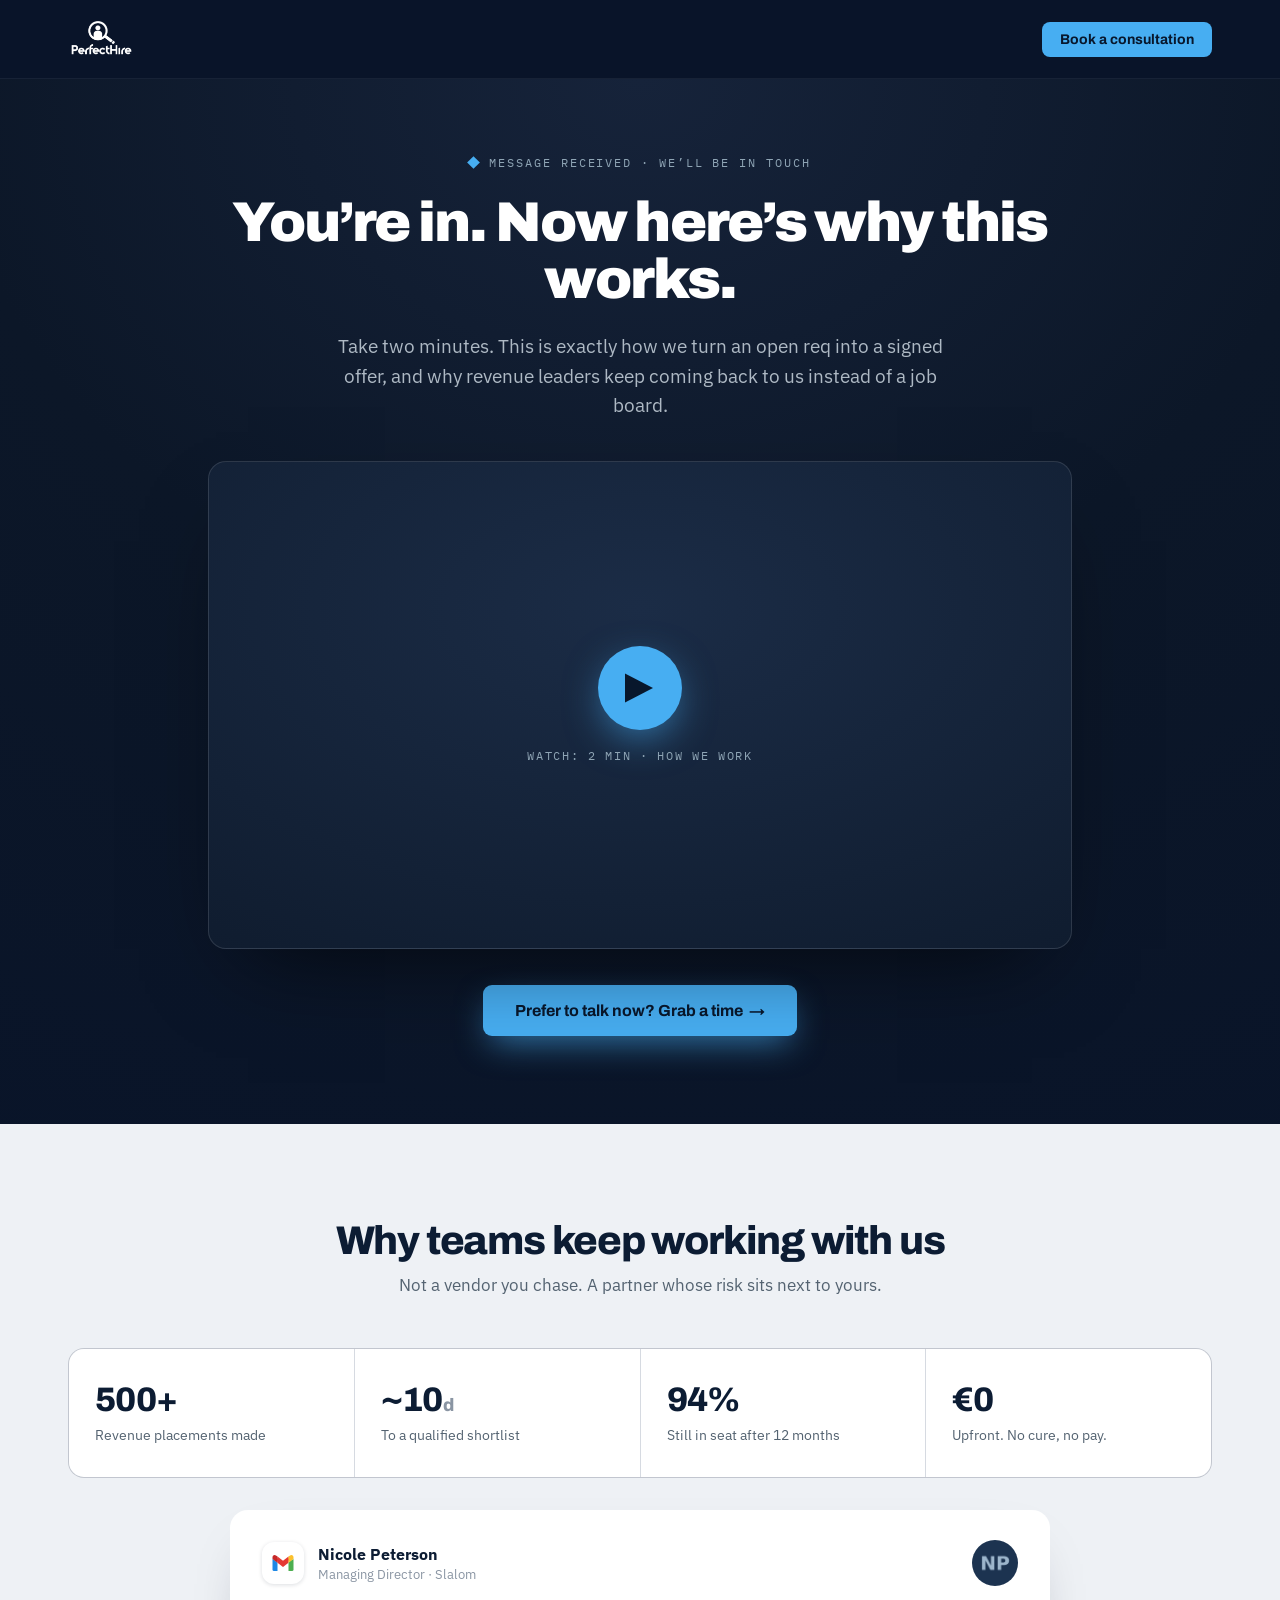
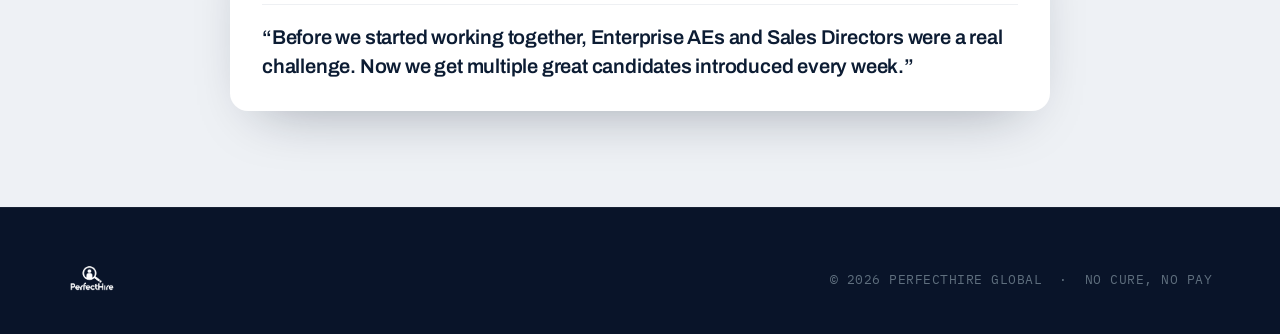
<file: thanks.html>
<!DOCTYPE html>
<html lang="en">
<head>
<meta charset="utf-8">
<meta name="viewport" content="width=device-width, initial-scale=1">
<title>You're in · PerfectHire Global</title>
<meta name="robots" content="noindex, follow">
<meta name="theme-color" content="#091429">
<link rel="icon" href="assets/logo-navy.png">
<link rel="preconnect" href="https://fonts.googleapis.com">
<link rel="preconnect" href="https://fonts.gstatic.com" crossorigin>
<link href="https://fonts.googleapis.com/css2?family=Archivo:wght@500;600;700;800;900&family=IBM+Plex+Sans:wght@400;500;600&family=IBM+Plex+Mono:wght@400;500&display=swap" rel="stylesheet">
<link rel="stylesheet" href="css/styles.css">
</head>
<body>
<div style="--accent:#47AEF2;width:100%;background:#091429;color:#fff;font-family:'IBM Plex Sans',sans-serif;">

  <!-- NAV -->
  <div style="border-bottom:1px solid rgba(255,255,255,.06);">
    <div style="max-width:1240px;margin:0 auto;display:flex;align-items:center;justify-content:space-between;padding:18px 48px;">
      <a href="index.html" style="display:flex;align-items:center;gap:10px;text-decoration:none;">
        <img src="assets/logo-white.png" alt="PerfectHire" style="height:42px;width:auto;display:block;">
      </a>
      <a href="https://calendly.com/perfecthire/introduction-call-perfecthireglobal" target="_blank" rel="noopener" style="background:var(--accent,#47AEF2);color:#08172c;font-family:'Archivo',sans-serif;font-weight:700;padding:10px 18px;border-radius:8px;font-size:14px;text-decoration:none;">Book a consultation</a>
    </div>
  </div>

  <!-- HERO + VSL -->
  <section style="position:relative;overflow:hidden;background:radial-gradient(120% 120% at 50% 0%, #16233a 0%, #0c1728 45%, #091429 100%);">
    <div style="max-width:960px;margin:0 auto;padding:72px 48px 88px;text-align:center;position:relative;z-index:2;">
      <div style="display:inline-flex;align-items:center;gap:11px;font-family:'IBM Plex Mono',monospace;font-size:12px;letter-spacing:.16em;color:#8fa5b5;margin-bottom:24px;">
        <span style="width:9px;height:9px;background:var(--accent,#47AEF2);display:inline-block;transform:rotate(45deg);"></span>
        MESSAGE RECEIVED &middot; WE&rsquo;LL BE IN TOUCH
      </div>
      <h1 style="font-family:'Archivo',sans-serif;font-weight:900;font-size:56px;line-height:1.02;letter-spacing:-.032em;margin:0;">
        You&rsquo;re in. Now here&rsquo;s why this works.
      </h1>
      <p style="font-size:19px;line-height:1.55;color:#aeb9c4;max-width:620px;margin:24px auto 40px;">
        Take two minutes. This is exactly how we turn an open req into a signed offer, and why revenue leaders keep coming back to us instead of a job board.
      </p>

      <!-- ==== VSL VIDEO ====
           Replace the placeholder below with your real video embed, e.g.:
           <div style="position:relative;padding-top:56.25%;border-radius:18px;overflow:hidden;">
             <iframe src="https://www.youtube.com/embed/VIDEO_ID" title="PerfectHire"
               style="position:absolute;inset:0;width:100%;height:100%;border:0;"
               allow="autoplay; fullscreen; picture-in-picture" allowfullscreen></iframe>
           </div>
      -->
      <div style="position:relative;padding-top:56.25%;border-radius:18px;overflow:hidden;border:1px solid rgba(255,255,255,.12);background:radial-gradient(120% 120% at 50% 30%, #1b2c46, #0b1626);box-shadow:0 40px 90px -40px rgba(0,0,0,.7);">
        <div style="position:absolute;inset:0;display:flex;flex-direction:column;align-items:center;justify-content:center;gap:18px;">
          <div style="width:84px;height:84px;border-radius:50%;background:var(--accent,#47AEF2);display:flex;align-items:center;justify-content:center;box-shadow:0 12px 40px -8px rgba(71,174,242,.7);">
            <svg width="30" height="34" viewBox="0 0 30 34" fill="#08172c"><path d="M0 2.5v29L28 17z"/></svg>
          </div>
          <div style="font-family:'IBM Plex Mono',monospace;font-size:12px;letter-spacing:.14em;color:#8fa5b5;">WATCH: 2 MIN &middot; HOW WE WORK</div>
        </div>
      </div>

      <div style="margin-top:36px;">
        <a href="https://calendly.com/perfecthire/introduction-call-perfecthireglobal" target="_blank" rel="noopener" style="background:var(--accent,#47AEF2);color:#08172c;font-family:'Archivo',sans-serif;font-weight:700;font-size:16px;padding:17px 32px;border-radius:9px;box-shadow:0 12px 34px -8px rgba(71,174,242,.7);text-decoration:none;display:inline-block;">Prefer to talk now? Grab a time &nbsp;&rarr;</a>
      </div>
    </div>
  </section>

  <!-- WHY OPERATORS LOVE IT -->
  <section style="background:#eef1f5;color:#0c1c33;">
    <div style="max-width:1240px;margin:0 auto;padding:96px 48px;">
      <h2 style="font-family:'Archivo',sans-serif;font-weight:800;font-size:40px;line-height:1.05;letter-spacing:-.03em;margin:0 0 12px;text-align:center;">Why teams keep working with us</h2>
      <p style="font-size:17px;color:#546371;text-align:center;max-width:600px;margin:0 auto 52px;">Not a vendor you chase. A partner whose risk sits next to yours.</p>
      <div style="display:grid;grid-template-columns:repeat(4,1fr);gap:1px;background:rgba(12,28,51,.1);border:1px solid rgba(12,28,51,.1);border-radius:16px;overflow:hidden;">
        <div style="background:#fff;padding:32px 26px;"><div style="font-family:'Archivo',sans-serif;font-weight:800;font-size:34px;letter-spacing:-.02em;">500+</div><div style="font-size:13.5px;color:#546371;margin-top:8px;line-height:1.45;">Revenue placements made</div></div>
        <div style="background:#fff;padding:32px 26px;"><div style="font-family:'Archivo',sans-serif;font-weight:800;font-size:34px;letter-spacing:-.02em;">~10<span style="font-size:18px;color:#8a95a3;">d</span></div><div style="font-size:13.5px;color:#546371;margin-top:8px;line-height:1.45;">To a qualified shortlist</div></div>
        <div style="background:#fff;padding:32px 26px;"><div style="font-family:'Archivo',sans-serif;font-weight:800;font-size:34px;letter-spacing:-.02em;">94%</div><div style="font-size:13.5px;color:#546371;margin-top:8px;line-height:1.45;">Still in seat after 12 months</div></div>
        <div style="background:#fff;padding:32px 26px;"><div style="font-family:'Archivo',sans-serif;font-weight:800;font-size:34px;letter-spacing:-.02em;">&euro;0</div><div style="font-size:13.5px;color:#546371;margin-top:8px;line-height:1.45;">Upfront. No cure, no pay.</div></div>
      </div>

      <!-- one human testimonial -->
      <div style="background:#fff;border-radius:18px;padding:30px 32px;box-shadow:0 24px 60px -30px rgba(9,20,41,.4);margin-top:32px;max-width:820px;margin-left:auto;margin-right:auto;">
        <div style="display:flex;align-items:center;gap:14px;border-bottom:1px solid #eef0f3;padding-bottom:18px;margin-bottom:18px;">
          <span style="width:42px;height:42px;border-radius:12px;background:#fff;box-shadow:0 1px 4px rgba(9,20,41,.14);display:inline-flex;align-items:center;justify-content:center;flex:none;"><svg width="24" height="24" viewBox="0 0 48 48"><path fill="#4caf50" d="M45 16.2l-5 2.75-5 4.75V40h7a3 3 0 0 0 3-3z"/><path fill="#1e88e5" d="M3 16.2l3.6 1.71L13 23.7V40H6a3 3 0 0 1-3-3z"/><path fill="#e53935" d="M35 11.2L24 19.45 13 11.2 12 17l1 6.7 11 8.25 11-8.25 1-6.7z"/><path fill="#c62828" d="M3 12.3v3.9l10 7.5V11.2L9.9 8.9A4.3 4.3 0 0 0 3 12.3z"/><path fill="#fbc02d" d="M45 12.3v3.9l-10 7.5V11.2l3.1-2.3A4.3 4.3 0 0 1 45 12.3z"/></svg></span>
          <div style="flex:1;min-width:0;"><div style="font-weight:700;font-size:15.5px;">Nicole Peterson</div><div style="font-size:13px;color:#8a95a3;margin-top:2px;">Managing Director &middot; Slalom</div></div>
          <img src="assets/review-nicole.png" alt="Nicole Peterson" style="width:46px;height:46px;border-radius:50%;object-fit:cover;flex:none;">
        </div>
        <div style="font-family:'Archivo',sans-serif;font-weight:600;font-size:20px;line-height:1.45;letter-spacing:-.01em;">&ldquo;Before we started working together, Enterprise AEs and Sales Directors were a real challenge. Now we get multiple great candidates introduced every week.&rdquo;</div>
      </div>
    </div>
  </section>

  <!-- FOOTER -->
  <footer style="background:#091429;border-top:1px solid rgba(255,255,255,.06);">
    <div style="max-width:1240px;margin:0 auto;padding:56px 48px 40px;display:flex;justify-content:space-between;flex-wrap:wrap;gap:20px;align-items:center;">
      <a href="index.html" style="text-decoration:none;"><img src="assets/logo-white.png" alt="PerfectHire" style="height:30px;width:auto;display:block;"></a>
      <div style="font-size:12.5px;color:#5f6f7e;font-family:'IBM Plex Mono',monospace;letter-spacing:.04em;">&copy; 2026 PERFECTHIRE GLOBAL &nbsp;&middot;&nbsp; NO CURE, NO PAY</div>
    </div>
  </footer>

</div>
</body>
</html>
</file>
<file: css/styles.css>
*{box-sizing:border-box}
html{scroll-behavior:smooth}
body{margin:0;background:#091429;font-family:'IBM Plex Sans',system-ui,sans-serif;-webkit-font-smoothing:antialiased;overflow-x:clip}
a{cursor:pointer}
img{max-width:100%}

/* ===== Mobile navigation (hamburger) ===== */
.ph-nav-toggle{display:none;background:none;border:0;cursor:pointer;padding:10px;margin:-10px -8px -10px 0;}
.ph-nav-toggle span{display:block;width:24px;height:2px;background:#fff;margin:5px 0;border-radius:2px;}
@media (max-width:900px){
  .ph-nav-toggle{display:block;}
  .ph-nav-links{
    display:none !important;
    position:absolute;left:0;right:0;top:100%;
    flex-direction:column !important;align-items:stretch !important;gap:2px !important;
    background:#0b1627;border-top:1px solid rgba(255,255,255,.06);border-bottom:1px solid rgba(255,255,255,.08);
    padding:10px 20px 18px !important;box-shadow:0 22px 44px -20px rgba(0,0,0,.6);
  }
  .ph-nav-links.open{display:flex !important;}
  .ph-nav-links a{padding:12px 2px;}
  .ph-nav-links a[target="_blank"][rel="noopener"]{display:inline-block;text-align:center;margin-top:10px;}
}

@keyframes phPulse{
  0%,100%{box-shadow:0 0 0 4px rgba(71,174,242,.12),0 0 12px 2px rgba(71,174,242,.4)}
  50%{box-shadow:0 0 0 8px rgba(71,174,242,.05),0 0 24px 5px rgba(71,174,242,.75)}
}

.ph-inp{width:100%;background:rgba(255,255,255,.04);border:1px solid rgba(255,255,255,.14);border-radius:9px;padding:13px 15px;color:#fff;font-size:15px;font-family:'IBM Plex Sans',sans-serif;outline:none;}
.ph-inp::placeholder{color:#6f7d8c;}
.ph-inp:focus{border-color:#47AEF2;}
.ph-file{padding:10px 12px;color:#aeb9c4;font-size:14px;cursor:pointer;}
.ph-file::file-selector-button{font-family:'IBM Plex Sans',sans-serif;font-size:13px;font-weight:600;color:#08172c;background:var(--accent,#47AEF2);border:none;border-radius:7px;padding:8px 14px;margin-right:12px;cursor:pointer;}
.ph-file::-webkit-file-upload-button{font-family:'IBM Plex Sans',sans-serif;font-size:13px;font-weight:600;color:#08172c;background:var(--accent,#47AEF2);border:none;border-radius:7px;padding:8px 14px;margin-right:12px;cursor:pointer;}

.ph-tab{font-family:'Archivo',sans-serif;font-weight:600;font-size:15px;padding:12px 24px;border-radius:9px;cursor:pointer;transition:all .15s ease;border:1px solid transparent;background:transparent;color:#5a6b7a;}
.ph-tab.is-active{background:var(--accent,#47AEF2);color:#08172c;}
.ph-tab:not(.is-active){border-color:rgba(12,28,51,.14);}

.job-filter{font-family:'IBM Plex Sans',sans-serif;font-size:13.5px;padding:9px 16px;border-radius:20px;cursor:pointer;transition:all .15s ease;border:1px solid rgba(255,255,255,.16);background:transparent;color:#c1cdd8;}
.job-filter.is-active{background:var(--accent,#47AEF2);color:#08172c;border-color:transparent;font-weight:600;}

/* Jobs filter controls (search + combinable groups) */
.jobs-search{width:100%;box-sizing:border-box;background:#0c1728;border:1px solid rgba(255,255,255,.14);border-radius:12px;padding:13px 16px 13px 44px;color:#e4eaf0;font-family:'IBM Plex Sans',sans-serif;font-size:15px;outline:none;transition:border-color .15s ease;}
.jobs-search:focus{border-color:var(--accent,#47AEF2);}
.jobs-search::placeholder{color:#5f6f7e;}
.jobs-search::-webkit-search-cancel-button{-webkit-appearance:none;}
.jobs-fgroup{display:flex;align-items:center;gap:12px;flex-wrap:wrap;}
.jobs-flabel{font-family:'IBM Plex Mono',monospace;font-size:10.5px;letter-spacing:.14em;text-transform:uppercase;color:#5f6f7e;}
.jobs-fchips{display:flex;gap:8px;flex-wrap:wrap;}
.jobs-clear{font-family:'IBM Plex Sans',sans-serif;font-size:13px;color:#8fa5b5;background:transparent;border:none;cursor:pointer;text-decoration:underline;padding:0;}
.jobs-clear:hover{color:#e4eaf0;}
@media (max-width:620px){.jobs-fgroup{flex-direction:column;align-items:flex-start;gap:9px;}}

/* FAQ accordion */
.faq{border-bottom:1px solid rgba(12,28,51,.1);}
.faq-q{width:100%;display:flex;align-items:center;justify-content:space-between;gap:20px;background:none;border:none;cursor:pointer;text-align:left;padding:24px 4px;font-family:'Archivo',sans-serif;font-weight:700;font-size:19px;letter-spacing:-.01em;color:#0c1c33;}
.faq-ic{flex:none;width:26px;height:26px;position:relative;transition:transform .25s ease;color:var(--accent,#47AEF2);}
.faq-ic::before,.faq-ic::after{content:"";position:absolute;background:currentColor;border-radius:2px;}
.faq-ic::before{left:50%;top:4px;transform:translateX(-50%);width:2.5px;height:18px;}
.faq-ic::after{top:50%;left:4px;transform:translateY(-50%);height:2.5px;width:18px;}
.faq.is-open .faq-ic{transform:rotate(45deg);}
.faq-a{max-height:0;overflow:hidden;transition:max-height .3s ease;}
.faq-a-inner{padding:0 4px 26px;font-size:15.5px;line-height:1.7;color:#546371;max-width:760px;}
.faq.is-open .faq-a{max-height:420px;}

/* dark FAQ variant (navy background) */
.faq--dark{border-bottom-color:rgba(255,255,255,.1);}
.faq--dark .faq-q{color:#fff;}
.faq--dark .faq-a-inner{color:#aeb9c4;}

/* ===== Responsive layout (retrofits the inline-styled sections) ===== */

/* Tablet: 3 and 4 column grids drop to 2 columns */
@media (max-width:1024px){
  [style*="grid-template-columns:repeat(4,1fr)"],
  [style*="grid-template-columns:1.5fr 1fr 1fr 1fr"],
  [style*="grid-template-columns:repeat(3,1fr)"]{grid-template-columns:repeat(2,1fr) !important;}
}

/* Phone: everything stacks to a single column */
@media (max-width:820px){
  [style*="grid-template-columns"]{grid-template-columns:1fr !important;}

  /* tighten side gutters on the section containers + nav */
  [style*="margin:0 auto"][style*="padding:"]{padding-left:20px !important;padding-right:20px !important;}

  /* scale down display headings so they never overflow */
  [style*="font-size:72px"]{font-size:38px !important;}
  [style*="font-size:66px"]{font-size:36px !important;}
  [style*="font-size:64px"]{font-size:35px !important;}
  [style*="font-size:60px"]{font-size:34px !important;}
  [style*="font-size:56px"]{font-size:32px !important;}
  [style*="font-size:54px"]{font-size:31px !important;}
  [style*="font-size:52px"]{font-size:30px !important;}
  [style*="font-size:48px"]{font-size:30px !important;}
  [style*="font-size:46px"]{font-size:29px !important;}
  [style*="font-size:44px"]{font-size:28px !important;}
  [style*="font-size:40px"]{font-size:27px !important;}
  [style*="font-size:38px"]{font-size:26px !important;}
  [style*="font-size:36px"]{font-size:25px !important;}
  [style*="font-size:34px"]{font-size:25px !important;}
  [style*="font-size:30px"]{font-size:23px !important;}
  [style*="font-size:27px"]{font-size:21px !important;}

  /* smaller body copy on hero paragraphs */
  [style*="font-size:19px"]{font-size:16.5px !important;}
  [style*="font-size:18px"]{font-size:16px !important;}

  /* the SDR->CRO role ladder labels: let them wrap instead of overflowing */
  [style*="letter-spacing:.02em;color:#8fa5b5;text-align:center"]{flex-wrap:wrap !important;justify-content:center !important;gap:6px 14px !important;}
  [style*="letter-spacing:.02em;color:#8fa5b5;text-align:center"] > span{flex:0 0 auto !important;}
}

/* ===== Scroll reveal (added by js/main.js; no-JS keeps everything visible) ===== */
.reveal{opacity:0;transform:translateY(24px);transition:opacity .6s cubic-bezier(.16,.7,.3,1),transform .6s cubic-bezier(.16,.7,.3,1);will-change:opacity,transform;}
.reveal.in{opacity:1;transform:none;}
@media (prefers-reduced-motion: reduce){
  .reveal{opacity:1 !important;transform:none !important;transition:none !important;}
}

/* ===== Hero motion: aurora, rotating word, floating cards, map arcs ===== */

/* D. Drifting aurora glow behind the hero */
.hero-aurora{position:absolute;inset:-25% -12%;z-index:0;pointer-events:none;
  background:
    radial-gradient(38% 46% at 22% 32%, rgba(71,174,242,.22), transparent 70%),
    radial-gradient(30% 40% at 82% 18%, rgba(71,174,242,.15), transparent 70%),
    radial-gradient(42% 52% at 62% 82%, rgba(43,110,190,.18), transparent 72%);
  filter:blur(6px);
  animation:heroAurora 20s ease-in-out infinite alternate;}
@keyframes heroAurora{
  0%{transform:translate3d(-3%,-2%,0) scale(1);}
  50%{transform:translate3d(3%,2%,0) scale(1.08);}
  100%{transform:translate3d(-2%,3%,0) scale(1.03);}
}

/* A. Rotating role word under the headline */
.ph-rotator{display:inline-flex;flex-wrap:wrap;align-items:center;gap:6px 12px;margin:22px 0 0;
  font-family:'IBM Plex Mono',monospace;font-size:12.5px;letter-spacing:.14em;color:#8fa5b5;text-transform:uppercase;}
.ph-rotate-box{position:relative;display:inline-block;min-width:230px;height:1.55em;overflow:hidden;vertical-align:middle;}
.ph-rotate-word{position:absolute;left:0;top:0;white-space:nowrap;
  font-family:'Archivo',sans-serif;font-weight:800;font-size:15px;letter-spacing:.005em;color:var(--accent,#47AEF2);text-transform:none;
  opacity:1;transform:none;
  transition:opacity .5s ease,transform .5s cubic-bezier(.16,.7,.3,1);}
.ph-rotate-word.out{opacity:0;transform:translateY(-120%);}
.ph-rotate-word.pre{opacity:0;transform:translateY(120%);transition:none;}
@media (max-width:520px){.ph-rotate-box{min-width:180px;} .ph-rotator{font-size:11px;}}

/* E. Floating notification cards in the hero (desktop only) */
.hero-cards{position:absolute;top:196px;right:calc(50% - 620px + 40px);width:270px;z-index:1;pointer-events:none;display:flex;flex-direction:column;gap:14px;}
.hero-card{display:flex;align-items:center;gap:12px;background:rgba(255,255,255,.97);border-radius:13px;padding:12px 14px;
  box-shadow:0 22px 46px -22px rgba(0,0,0,.6);color:#0c1c33;will-change:transform;animation:heroFloat 6s ease-in-out infinite;}
.hero-card:nth-child(2){animation-delay:-2s;}
.hero-card:nth-child(3){animation-delay:-4s;}
@keyframes heroFloat{0%,100%{transform:translateY(0);}50%{transform:translateY(-10px);}}
.hero-card .ic{width:34px;height:34px;border-radius:9px;background:#fff;box-shadow:0 1px 4px rgba(9,20,41,.14);display:inline-flex;align-items:center;justify-content:center;flex:none;}
.hero-card .t{font-weight:700;font-size:13px;line-height:1.25;}
.hero-card .s{font-size:11px;color:#8a95a3;margin-top:2px;font-family:'IBM Plex Mono',monospace;letter-spacing:.03em;}
.hero-card .chk{margin-left:auto;color:var(--accent,#47AEF2);font-weight:700;font-size:13px;flex:none;}
@media (max-width:1180px){.hero-cards{display:none;}}

/* B. Animated transatlantic arcs over the placements map */
.map-arcs{position:absolute;inset:0;width:100%;height:100%;pointer-events:none;z-index:2;}
.map-arcs .arc-base{fill:none;stroke:rgba(71,174,242,.16);stroke-width:1;vector-effect:non-scaling-stroke;}
.map-arcs .arc{fill:none;stroke:rgba(71,174,242,.95);stroke-width:1.5;vector-effect:non-scaling-stroke;stroke-linecap:round;
  stroke-dasharray:5 9;animation:arcFlow 3s linear infinite;}
.map-arcs .arc:nth-of-type(4){animation-delay:-.6s;}
.map-arcs .arc:nth-of-type(6){animation-delay:-1.2s;}
.map-arcs .arc:nth-of-type(8){animation-delay:-1.8s;}
@keyframes arcFlow{to{stroke-dashoffset:-14;}}

/* Sticky mobile call-to-action bar (lead capture on phones) */
.ph-mcta{display:none;}
@media (max-width:820px){
  .ph-mcta{display:flex;position:fixed;left:0;right:0;bottom:0;z-index:60;gap:10px;padding:10px 14px calc(10px + env(safe-area-inset-bottom));
    background:rgba(9,20,41,.92);backdrop-filter:blur(12px);border-top:1px solid rgba(71,174,242,.28);}
  .ph-mcta a{flex:1;text-align:center;font-family:'Archivo',sans-serif;font-weight:700;font-size:14.5px;padding:13px 10px;border-radius:9px;text-decoration:none;}
  .ph-mcta .primary{background:var(--accent,#47AEF2);color:#08172c;box-shadow:0 8px 22px -8px rgba(71,174,242,.7);}
  .ph-mcta .ghost{background:rgba(255,255,255,.06);color:#e4eaf0;border:1px solid rgba(255,255,255,.2);}
  body.has-mcta{padding-bottom:72px;}
}

@media (prefers-reduced-motion: reduce){
  .hero-aurora,.hero-card,.map-arcs .arc{animation:none !important;}
  .ph-rotate-word{transition:none !important;}
}
</file>
